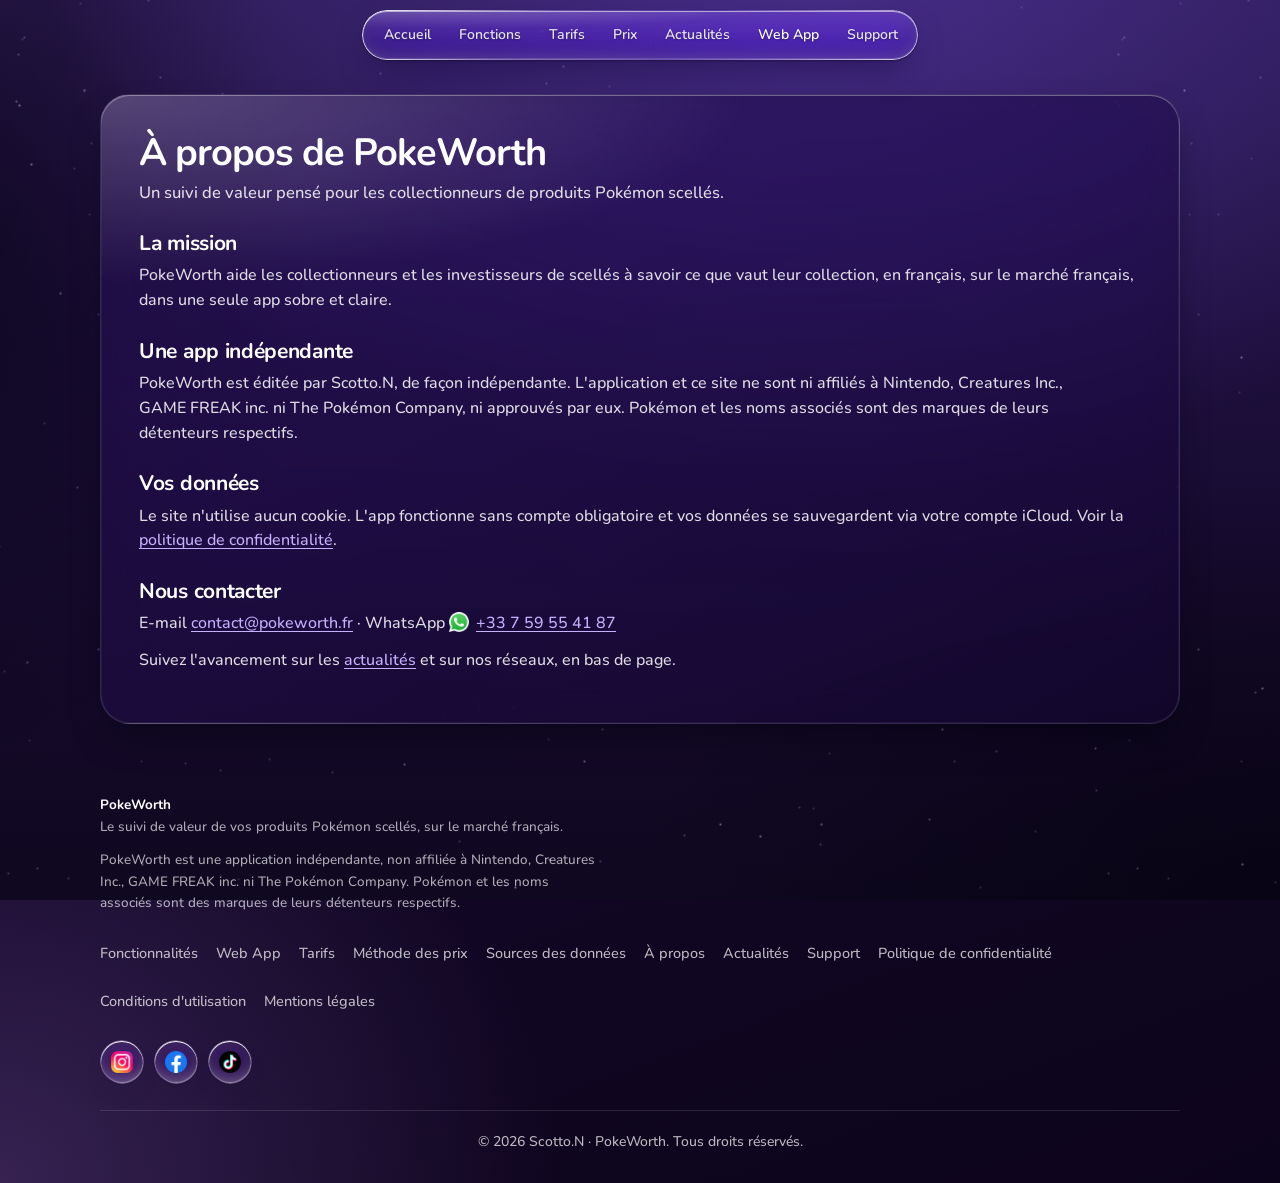
<file: a-propos.html>
<!doctype html>
<html lang="fr">
<head>
<meta charset="utf-8">
<meta name="viewport" content="width=device-width,initial-scale=1">
<title>À propos · PokeWorth</title>
<meta name="description" content="PokeWorth est une application indépendante de suivi de valeur des produits Pokémon scellés sur le marché français, éditée par Scotto.N.">
<meta name="theme-color" content="#1d1245">
<meta property="og:title" content="À propos · PokeWorth">
<meta property="og:description" content="PokeWorth est une application indépendante de suivi de valeur des produits Pokémon scellés sur le marché français, éditée par Scotto.N.">
<meta property="og:type" content="website">
<meta property="og:url" content="https://pokeworth.fr/a-propos.html">
<link rel="canonical" href="https://pokeworth.fr/a-propos.html">
<meta property="og:image" content="https://pokeworth.fr/og-image.jpg?v=9.4">
<meta property="og:site_name" content="PokeWorth">
<meta property="og:locale" content="fr_FR">
<meta name="twitter:card" content="summary_large_image">
<meta name="twitter:image" content="https://pokeworth.fr/og-image.jpg?v=9.4">
<link rel="icon" href="favicon.ico?v=9.4" sizes="16x16 32x32 48x48">
<link rel="icon" type="image/png" sizes="16x16" href="favicon-16.png?v=9.4">
<link rel="icon" type="image/png" sizes="32x32" href="favicon.png?v=9.4">
<link rel="icon" type="image/png" sizes="48x48" href="favicon-48.png?v=9.4">
<link rel="icon" type="image/png" sizes="192x192" href="icon-192.png?v=9.4">
<link rel="apple-touch-icon" sizes="180x180" href="apple-touch-icon.png?v=9.4">
<link rel="manifest" href="site.webmanifest">
<link rel="preload" href="Nunito-500Medium.woff2" as="font" type="font/woff2" crossorigin>
<link rel="stylesheet" href="style.css?v=9.4">
</head>
<body>
<a class="skip" href="#main">Aller au contenu</a>
<header class="nav"><div class="wrap">
<nav aria-label="Navigation principale"><a class="nl" href="index.html">Accueil</a><a class="nl" href="fonctionnalites.html">Fonctions</a><a class="nl" href="tarifs.html">Tarifs</a><a class="nl" href="methode-des-prix.html">Prix</a><a class="nl" href="actualites.html">Actualités</a><a class="nl nl-app" href="catalogue.html">Web App</a><a class="nl" href="support.html">Support</a></nav>
</div></header>
<main id="main">

<div class="wrap doc pub">
<div class="card">
<h1>À propos de PokeWorth</h1><p class="sub">Un suivi de valeur pensé pour les collectionneurs de produits Pokémon scellés.</p>

<h2>La mission</h2>
<p>PokeWorth aide les collectionneurs et les investisseurs de scellés à savoir ce que vaut leur collection, en français, sur le marché français, dans une seule app sobre et claire.</p>

<h2>Une app indépendante</h2>
<p>PokeWorth est éditée par Scotto.N, de façon indépendante. L'application et ce site ne sont ni affiliés à Nintendo, Creatures Inc., GAME FREAK inc. ni The Pokémon Company, ni approuvés par eux. Pokémon et les noms associés sont des marques de leurs détenteurs respectifs.</p>

<h2>Vos données</h2>
<p>Le site n'utilise aucun cookie. L'app fonctionne sans compte obligatoire et vos données se sauvegardent via votre compte iCloud. Voir la <a href="confidentialite.html">politique de confidentialité</a>.</p>

<h2>Nous contacter</h2>
<p>E-mail <a href="mailto:contact@pokeworth.fr">contact@pokeworth.fr</a> · WhatsApp <a class="walink" href="https://wa.me/33759554187"><img class="wa" src="whatsapp.png" alt="" width="20" height="20">+33 7 59 55 41 87</a></p>
<p>Suivez l'avancement sur les <a href="actualites.html">actualités</a> et sur nos réseaux, en bas de page.</p>
</div>
</div>

</main>
<footer><div class="wrap">
<div>
<p><strong>PokeWorth</strong><br>Le suivi de valeur de vos produits Pokémon scellés, sur le marché français.</p>
<p>PokeWorth est une application indépendante, non affiliée à Nintendo, Creatures Inc., GAME FREAK inc. ni The Pokémon Company. Pokémon et les noms associés sont des marques de leurs détenteurs respectifs.</p>
</div>
<div class="flinks">
<nav aria-label="Liens légaux">
<a href="fonctionnalites.html">Fonctionnalités</a><a href="catalogue.html">Web App</a><a href="tarifs.html">Tarifs</a><a href="methode-des-prix.html">Méthode des prix</a><a href="sources-des-donnees.html">Sources des données</a><a href="a-propos.html">À propos</a><a href="actualites.html">Actualités</a><a href="support.html">Support</a><a href="confidentialite.html">Politique de confidentialité</a><a href="cgu.html">Conditions d'utilisation</a><a href="mentions-legales.html">Mentions légales</a>
</nav>
<div class="social" aria-label="Réseaux sociaux">
<a class="sb" href="https://www.instagram.com/pokeworth/" target="_blank" rel="noopener" aria-label="PokeWorth sur Instagram"><img src="social-instagram.png?v=9.4" alt="" width="30" height="30"></a>
<a class="sb" href="https://www.facebook.com/profile.php?id=61594761881577" target="_blank" rel="noopener" aria-label="PokeWorth sur Facebook"><img src="social-facebook.png?v=9.4" alt="" width="30" height="30"></a>
<a class="sb" href="https://www.tiktok.com/@pokeworth_" target="_blank" rel="noopener" aria-label="PokeWorth sur TikTok"><img src="social-tiktok.png?v=9.4" alt="" width="30" height="30"></a>
</div>
</div>
</div>
<div class="wrap copy"><p>&copy; 2026 Scotto.N &middot; PokeWorth. Tous droits r&eacute;serv&eacute;s.</p></div>
</footer>

<script>document.addEventListener("pointermove",function(e){var b=e.target.closest&&e.target.closest(".cta,.filters button");if(!b)return;var r=b.getBoundingClientRect();b.style.setProperty("--mx",(e.clientX-r.left)+"px");b.style.setProperty("--my",(e.clientY-r.top)+"px")},{passive:true});</script>
</body>
</html>
</file>
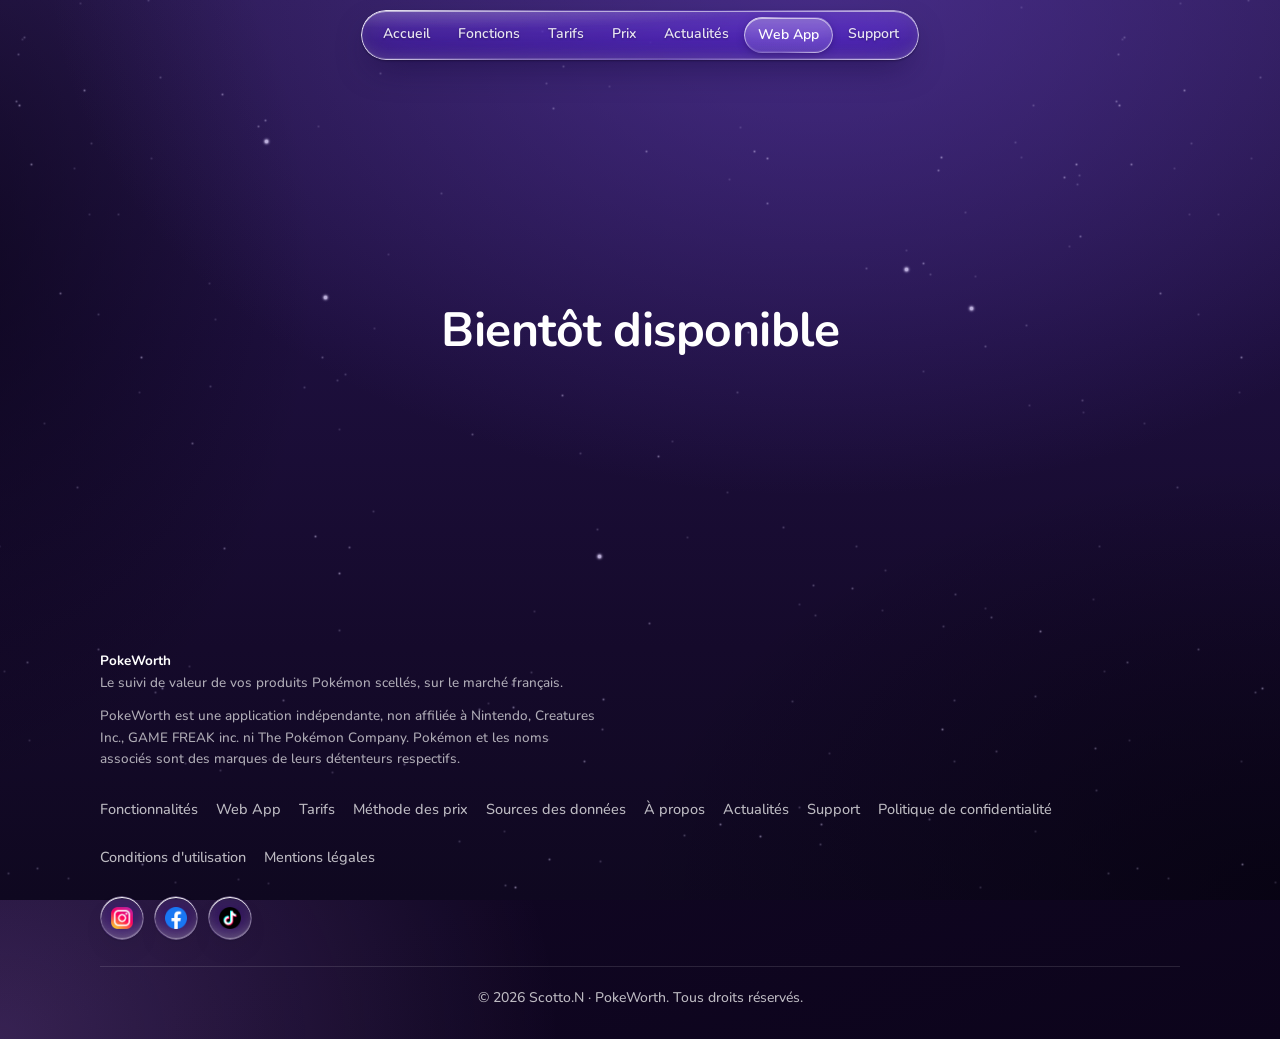
<file: catalogue.html>
<!doctype html>
<html lang="fr">
<head>
<meta charset="utf-8">
<meta name="viewport" content="width=device-width,initial-scale=1">
<title>Web App · PokeWorth</title>
<meta name="description" content="La Web App PokeWorth sera bientôt disponible.">
<meta name="theme-color" content="#1d1245">
<meta property="og:title" content="Web App · PokeWorth">
<meta property="og:description" content="La Web App PokeWorth sera bientôt disponible.">
<meta property="og:type" content="website">
<meta property="og:url" content="https://pokeworth.fr/catalogue.html">
<link rel="canonical" href="https://pokeworth.fr/catalogue.html">
<meta property="og:image" content="https://pokeworth.fr/og-image.jpg?v=9.4">
<meta property="og:site_name" content="PokeWorth">
<meta property="og:locale" content="fr_FR">
<meta name="twitter:card" content="summary_large_image">
<meta name="twitter:image" content="https://pokeworth.fr/og-image.jpg?v=9.4">
<link rel="icon" href="favicon.ico?v=9.4" sizes="16x16 32x32 48x48">
<link rel="icon" type="image/png" sizes="16x16" href="favicon-16.png?v=9.4">
<link rel="icon" type="image/png" sizes="32x32" href="favicon.png?v=9.4">
<link rel="icon" type="image/png" sizes="48x48" href="favicon-48.png?v=9.4">
<link rel="icon" type="image/png" sizes="192x192" href="icon-192.png?v=9.4">
<link rel="apple-touch-icon" sizes="180x180" href="apple-touch-icon.png?v=9.4">
<link rel="manifest" href="site.webmanifest">
<link rel="preload" href="Nunito-500Medium.woff2" as="font" type="font/woff2" crossorigin>
<link rel="stylesheet" href="style.css?v=9.4">
</head>
<body>
<a class="skip" href="#main">Aller au contenu</a>
<header class="nav"><div class="wrap">
<nav aria-label="Navigation principale"><a class="nl" href="index.html">Accueil</a><a class="nl" href="fonctionnalites.html">Fonctions</a><a class="nl" href="tarifs.html">Tarifs</a><a class="nl" href="methode-des-prix.html">Prix</a><a class="nl" href="actualites.html">Actualités</a><a class="nl nl-app" href="catalogue.html" aria-current="page">Web App</a><a class="nl" href="support.html">Support</a></nav>
</div></header>
<main id="main">

<div class="wrap wa-soon">
<p>Bientôt disponible</p>
</div>

</main>
<footer><div class="wrap">
<div>
<p><strong>PokeWorth</strong><br>Le suivi de valeur de vos produits Pokémon scellés, sur le marché français.</p>
<p>PokeWorth est une application indépendante, non affiliée à Nintendo, Creatures Inc., GAME FREAK inc. ni The Pokémon Company. Pokémon et les noms associés sont des marques de leurs détenteurs respectifs.</p>
</div>
<div class="flinks">
<nav aria-label="Liens légaux">
<a href="fonctionnalites.html">Fonctionnalités</a><a href="catalogue.html">Web App</a><a href="tarifs.html">Tarifs</a><a href="methode-des-prix.html">Méthode des prix</a><a href="sources-des-donnees.html">Sources des données</a><a href="a-propos.html">À propos</a><a href="actualites.html">Actualités</a><a href="support.html">Support</a><a href="confidentialite.html">Politique de confidentialité</a><a href="cgu.html">Conditions d'utilisation</a><a href="mentions-legales.html">Mentions légales</a>
</nav>
<div class="social" aria-label="Réseaux sociaux">
<a class="sb" href="https://www.instagram.com/pokeworth/" target="_blank" rel="noopener" aria-label="PokeWorth sur Instagram"><img src="social-instagram.png?v=9.4" alt="" width="30" height="30"></a>
<a class="sb" href="https://www.facebook.com/profile.php?id=61594761881577" target="_blank" rel="noopener" aria-label="PokeWorth sur Facebook"><img src="social-facebook.png?v=9.4" alt="" width="30" height="30"></a>
<a class="sb" href="https://www.tiktok.com/@pokeworth_" target="_blank" rel="noopener" aria-label="PokeWorth sur TikTok"><img src="social-tiktok.png?v=9.4" alt="" width="30" height="30"></a>
</div>
</div>
</div>
<div class="wrap copy"><p>&copy; 2026 Scotto.N &middot; PokeWorth. Tous droits r&eacute;serv&eacute;s.</p></div>
</footer>

<script>document.addEventListener("pointermove",function(e){var b=e.target.closest&&e.target.closest(".cta,.filters button");if(!b)return;var r=b.getBoundingClientRect();b.style.setProperty("--mx",(e.clientX-r.left)+"px");b.style.setProperty("--my",(e.clientY-r.top)+"px")},{passive:true});</script>
</body>
</html>
</file>
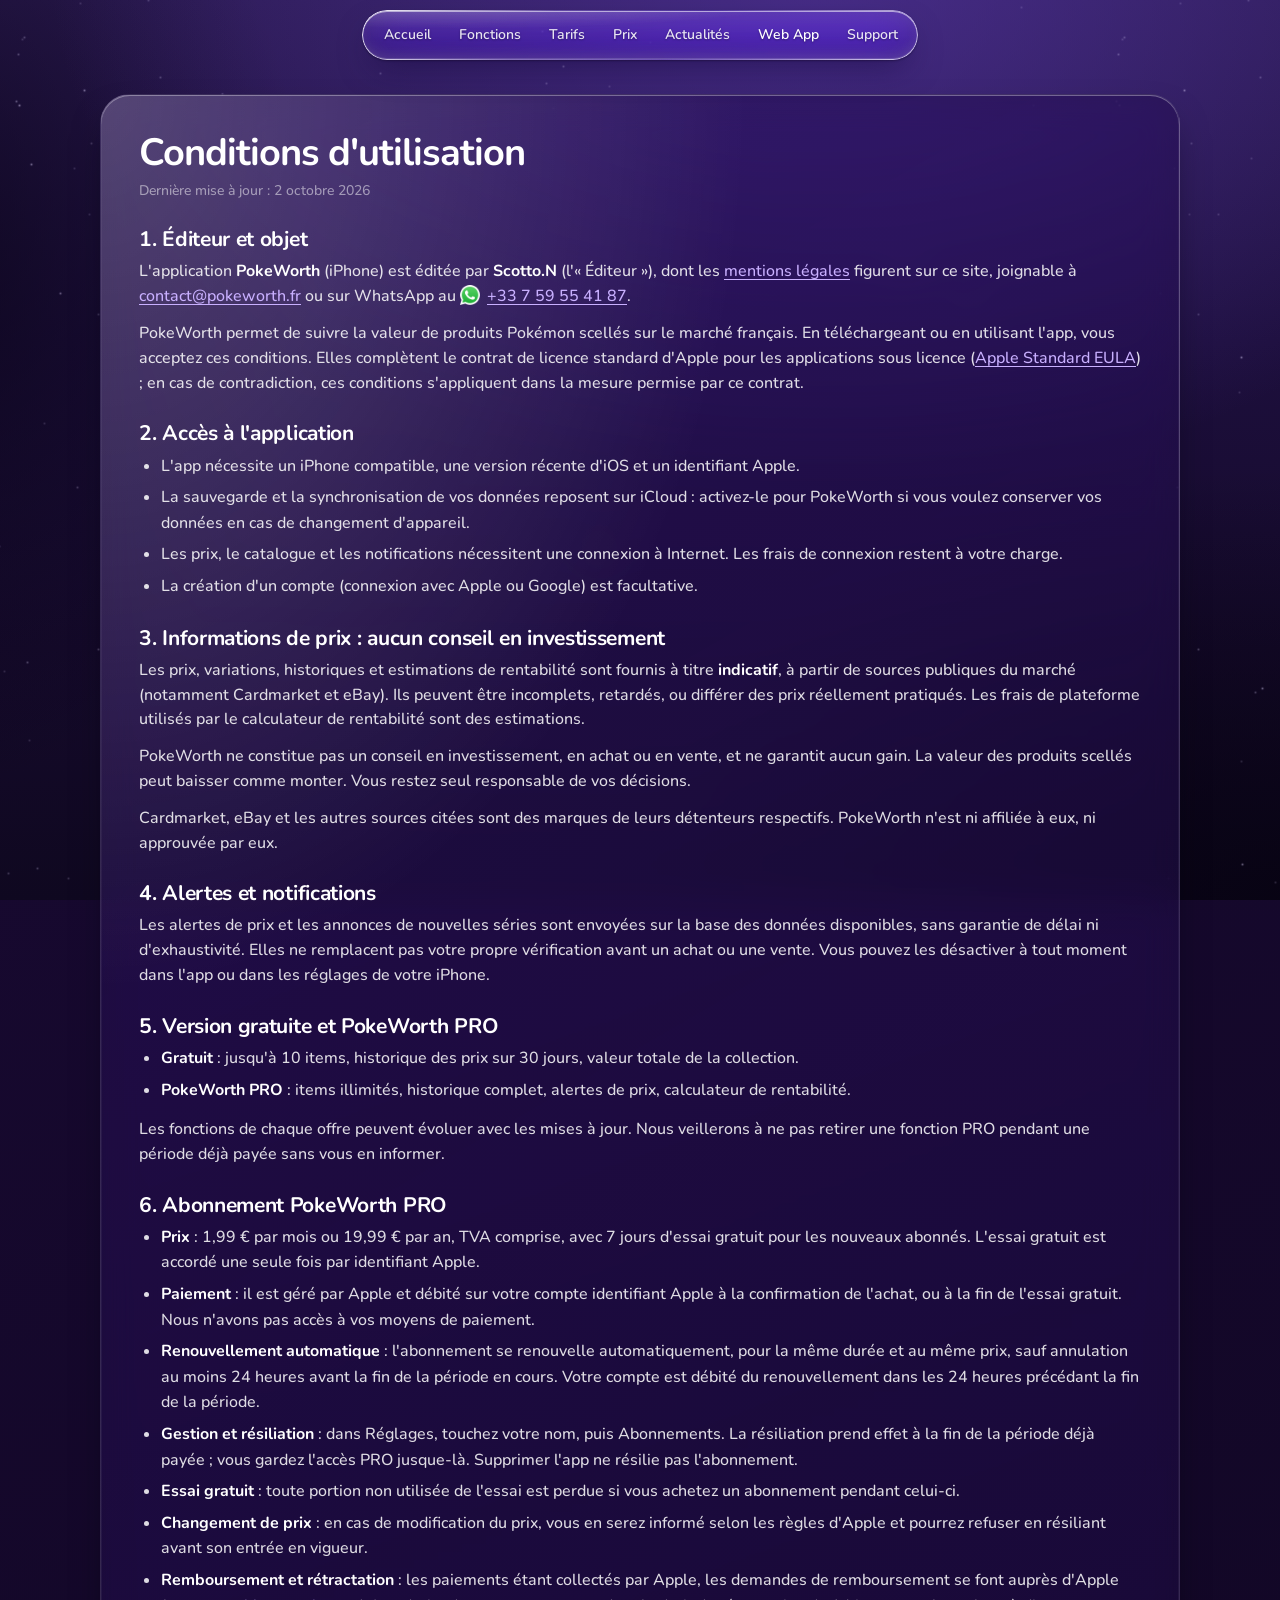
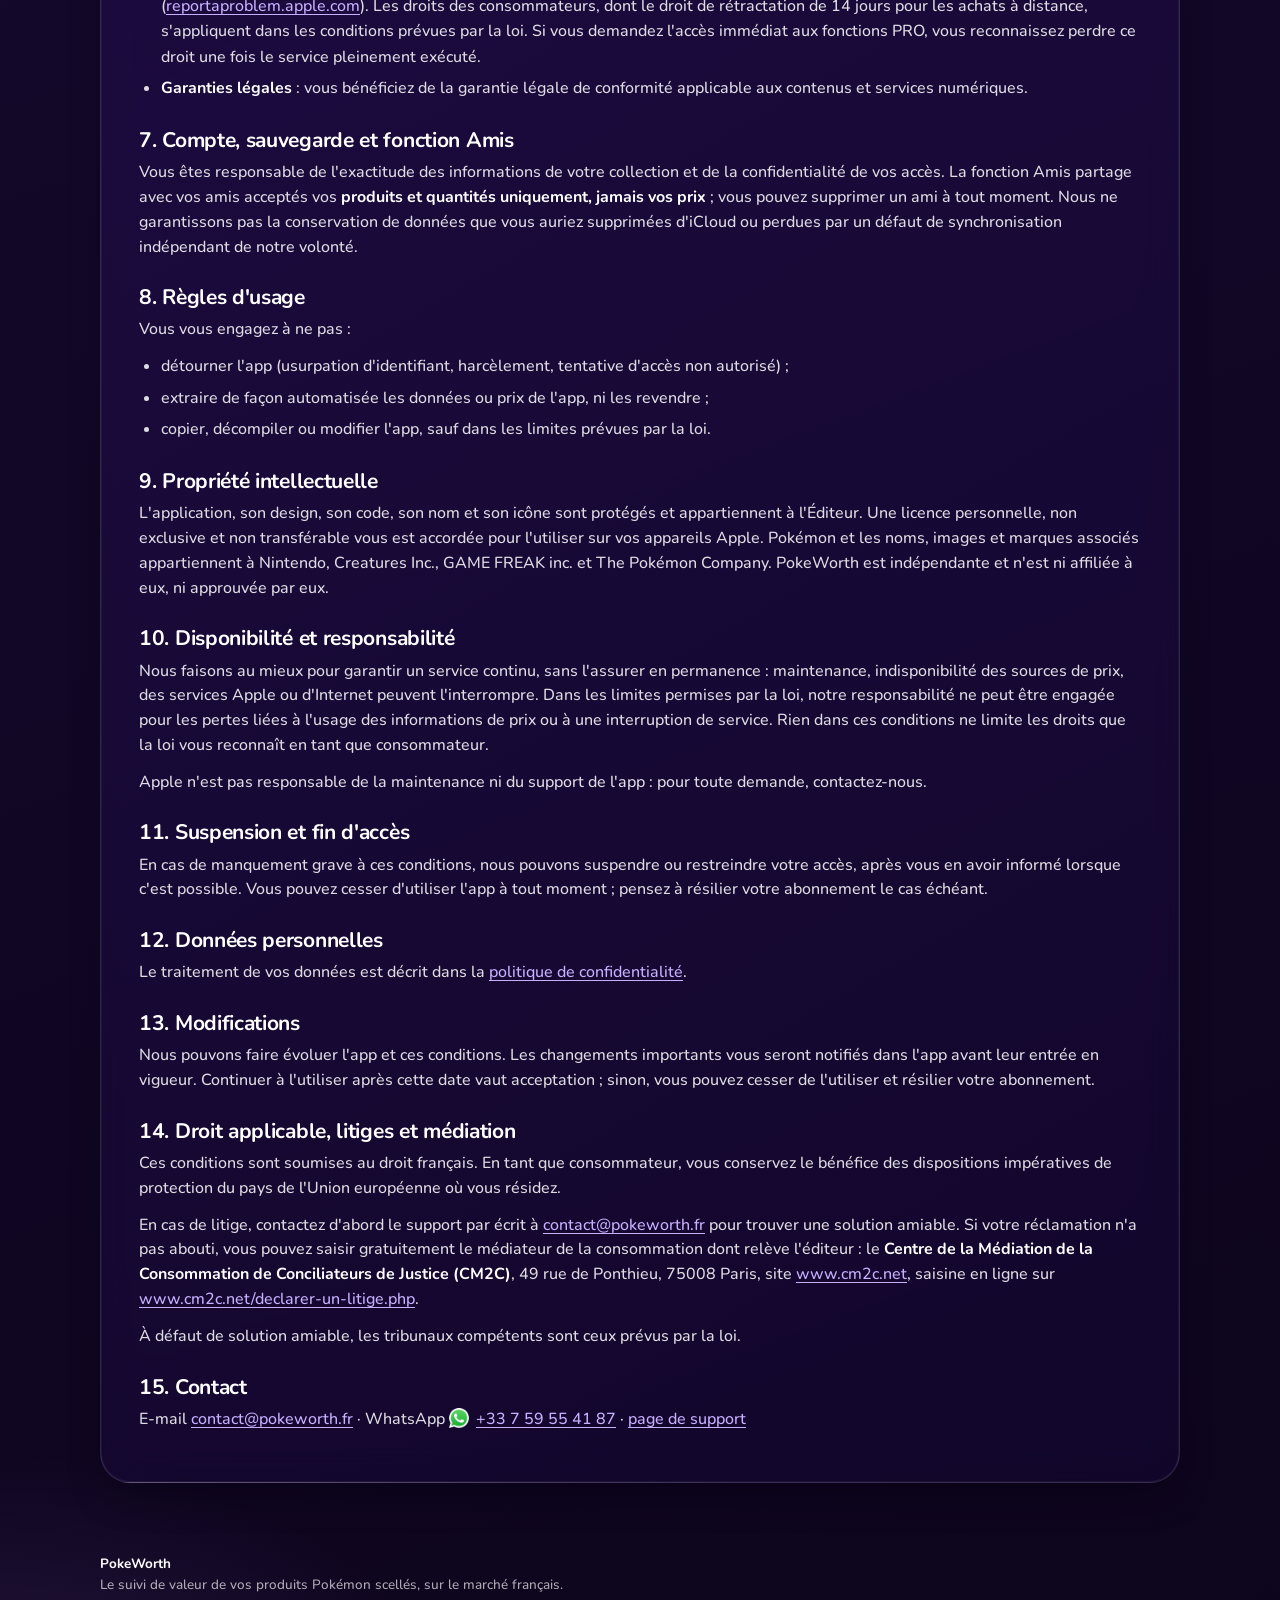
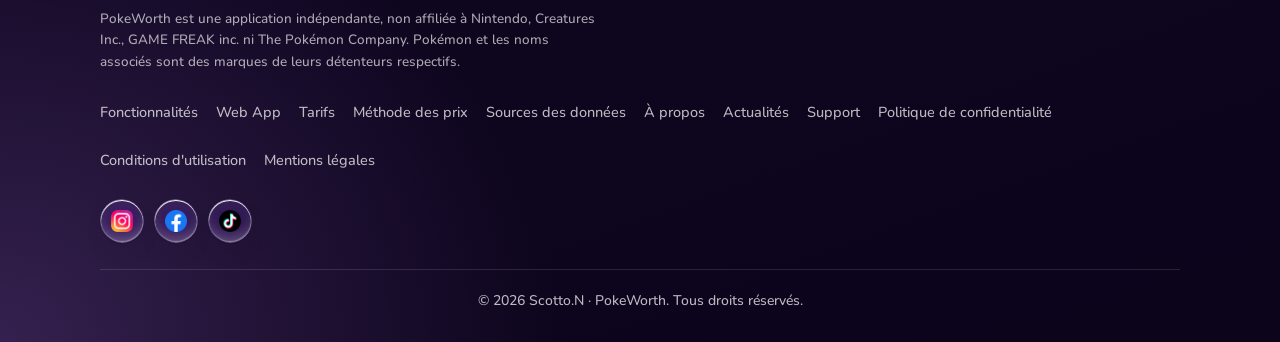
<file: cgu.html>
<!doctype html>
<html lang="fr">
<head>
<meta charset="utf-8">
<meta name="viewport" content="width=device-width,initial-scale=1">
<title>Conditions d'utilisation · PokeWorth</title>
<meta name="description" content="Conditions d'utilisation de PokeWorth : abonnement PRO, renouvellement automatique, résiliation, informations de prix et propriété intellectuelle.">
<meta name="theme-color" content="#1d1245">
<meta property="og:title" content="Conditions d'utilisation · PokeWorth">
<meta property="og:description" content="Conditions d'utilisation de PokeWorth : abonnement PRO, renouvellement automatique, résiliation, informations de prix et propriété intellectuelle.">
<meta property="og:type" content="website">
<meta property="og:url" content="https://pokeworth.fr/cgu.html">
<link rel="canonical" href="https://pokeworth.fr/cgu.html">
<meta property="og:image" content="https://pokeworth.fr/og-image.jpg?v=9.4">
<meta property="og:site_name" content="PokeWorth">
<meta property="og:locale" content="fr_FR">
<meta name="twitter:card" content="summary_large_image">
<meta name="twitter:image" content="https://pokeworth.fr/og-image.jpg?v=9.4">
<link rel="icon" href="favicon.ico?v=9.4" sizes="16x16 32x32 48x48">
<link rel="icon" type="image/png" sizes="16x16" href="favicon-16.png?v=9.4">
<link rel="icon" type="image/png" sizes="32x32" href="favicon.png?v=9.4">
<link rel="icon" type="image/png" sizes="48x48" href="favicon-48.png?v=9.4">
<link rel="icon" type="image/png" sizes="192x192" href="icon-192.png?v=9.4">
<link rel="apple-touch-icon" sizes="180x180" href="apple-touch-icon.png?v=9.4">
<link rel="manifest" href="site.webmanifest">
<link rel="preload" href="Nunito-500Medium.woff2" as="font" type="font/woff2" crossorigin>
<link rel="stylesheet" href="style.css?v=9.4">
</head>
<body>
<a class="skip" href="#main">Aller au contenu</a>
<header class="nav"><div class="wrap">
<nav aria-label="Navigation principale"><a class="nl" href="index.html">Accueil</a><a class="nl" href="fonctionnalites.html">Fonctions</a><a class="nl" href="tarifs.html">Tarifs</a><a class="nl" href="methode-des-prix.html">Prix</a><a class="nl" href="actualites.html">Actualités</a><a class="nl nl-app" href="catalogue.html">Web App</a><a class="nl" href="support.html">Support</a></nav>
</div></header>
<main id="main">

<div class="wrap doc">
<div class="card">
<h1>Conditions d'utilisation</h1>
<p class="upd">Dernière mise à jour : 2 octobre 2026</p>

<h2>1. Éditeur et objet</h2>
<p>L'application <strong>PokeWorth</strong> (iPhone) est éditée par <strong>Scotto.N</strong> (l'&laquo;&nbsp;Éditeur&nbsp;&raquo;), dont les <a href="mentions-legales.html">mentions légales</a> figurent sur ce site, joignable à <a href="mailto:contact@pokeworth.fr">contact@pokeworth.fr</a> ou sur WhatsApp au <a class="walink" href="https://wa.me/33759554187"><img class="wa" src="whatsapp.png" alt="" width="20" height="20">+33 7 59 55 41 87</a>.</p>
<p>PokeWorth permet de suivre la valeur de produits Pokémon scellés sur le marché français. En téléchargeant ou en utilisant l'app, vous acceptez ces conditions. Elles complètent le contrat de licence standard d'Apple pour les applications sous licence (<a href="https://www.apple.com/legal/internet-services/itunes/dev/stdeula/">Apple Standard EULA</a>) ; en cas de contradiction, ces conditions s'appliquent dans la mesure permise par ce contrat.</p>

<h2>2. Accès à l'application</h2>
<ul>
<li>L'app nécessite un iPhone compatible, une version récente d'iOS et un identifiant Apple.</li>
<li>La sauvegarde et la synchronisation de vos données reposent sur iCloud : activez-le pour PokeWorth si vous voulez conserver vos données en cas de changement d'appareil.</li>
<li>Les prix, le catalogue et les notifications nécessitent une connexion à Internet. Les frais de connexion restent à votre charge.</li>
<li>La création d'un compte (connexion avec Apple ou Google) est facultative.</li>
</ul>

<h2>3. Informations de prix : aucun conseil en investissement</h2>
<p>Les prix, variations, historiques et estimations de rentabilité sont fournis à titre <strong>indicatif</strong>, à partir de sources publiques du marché (notamment Cardmarket et eBay). Ils peuvent être incomplets, retardés, ou différer des prix réellement pratiqués. Les frais de plateforme utilisés par le calculateur de rentabilité sont des estimations.</p>
<p>PokeWorth ne constitue pas un conseil en investissement, en achat ou en vente, et ne garantit aucun gain. La valeur des produits scellés peut baisser comme monter. Vous restez seul responsable de vos décisions.</p>
<p>Cardmarket, eBay et les autres sources citées sont des marques de leurs détenteurs respectifs. PokeWorth n'est ni affiliée à eux, ni approuvée par eux.</p>

<h2>4. Alertes et notifications</h2>
<p>Les alertes de prix et les annonces de nouvelles séries sont envoyées sur la base des données disponibles, sans garantie de délai ni d'exhaustivité. Elles ne remplacent pas votre propre vérification avant un achat ou une vente. Vous pouvez les désactiver à tout moment dans l'app ou dans les réglages de votre iPhone.</p>

<h2>5. Version gratuite et PokeWorth PRO</h2>
<ul>
<li><strong>Gratuit</strong> : jusqu'à 10 items, historique des prix sur 30 jours, valeur totale de la collection.</li>
<li><strong>PokeWorth PRO</strong> : items illimités, historique complet, alertes de prix, calculateur de rentabilité.</li>
</ul>
<p>Les fonctions de chaque offre peuvent évoluer avec les mises à jour. Nous veillerons à ne pas retirer une fonction PRO pendant une période déjà payée sans vous en informer.</p>

<h2>6. Abonnement PokeWorth PRO</h2>
<ul>
<li><strong>Prix</strong> : 1,99 € par mois ou 19,99 € par an, TVA comprise, avec 7 jours d'essai gratuit pour les nouveaux abonnés. L'essai gratuit est accordé une seule fois par identifiant Apple.</li>
<li><strong>Paiement</strong> : il est géré par Apple et débité sur votre compte identifiant Apple à la confirmation de l'achat, ou à la fin de l'essai gratuit. Nous n'avons pas accès à vos moyens de paiement.</li>
<li><strong>Renouvellement automatique</strong> : l'abonnement se renouvelle automatiquement, pour la même durée et au même prix, sauf annulation au moins 24 heures avant la fin de la période en cours. Votre compte est débité du renouvellement dans les 24 heures précédant la fin de la période.</li>
<li><strong>Gestion et résiliation</strong> : dans Réglages, touchez votre nom, puis Abonnements. La résiliation prend effet à la fin de la période déjà payée ; vous gardez l'accès PRO jusque-là. Supprimer l'app ne résilie pas l'abonnement.</li>
<li><strong>Essai gratuit</strong> : toute portion non utilisée de l'essai est perdue si vous achetez un abonnement pendant celui-ci.</li>
<li><strong>Changement de prix</strong> : en cas de modification du prix, vous en serez informé selon les règles d'Apple et pourrez refuser en résiliant avant son entrée en vigueur.</li>
<li><strong>Remboursement et rétractation</strong> : les paiements étant collectés par Apple, les demandes de remboursement se font auprès d'Apple (<a href="https://reportaproblem.apple.com">reportaproblem.apple.com</a>). Les droits des consommateurs, dont le droit de rétractation de 14 jours pour les achats à distance, s'appliquent dans les conditions prévues par la loi. Si vous demandez l'accès immédiat aux fonctions PRO, vous reconnaissez perdre ce droit une fois le service pleinement exécuté.</li>
<li><strong>Garanties légales</strong> : vous bénéficiez de la garantie légale de conformité applicable aux contenus et services numériques.</li>
</ul>

<h2>7. Compte, sauvegarde et fonction Amis</h2>
<p>Vous êtes responsable de l'exactitude des informations de votre collection et de la confidentialité de vos accès. La fonction Amis partage avec vos amis acceptés vos <strong>produits et quantités uniquement, jamais vos prix</strong> ; vous pouvez supprimer un ami à tout moment. Nous ne garantissons pas la conservation de données que vous auriez supprimées d'iCloud ou perdues par un défaut de synchronisation indépendant de notre volonté.</p>

<h2>8. Règles d'usage</h2>
<p>Vous vous engagez à ne pas :</p>
<ul>
<li>détourner l'app (usurpation d'identifiant, harcèlement, tentative d'accès non autorisé) ;</li>
<li>extraire de façon automatisée les données ou prix de l'app, ni les revendre ;</li>
<li>copier, décompiler ou modifier l'app, sauf dans les limites prévues par la loi.</li>
</ul>

<h2>9. Propriété intellectuelle</h2>
<p>L'application, son design, son code, son nom et son icône sont protégés et appartiennent à l'Éditeur. Une licence personnelle, non exclusive et non transférable vous est accordée pour l'utiliser sur vos appareils Apple. Pokémon et les noms, images et marques associés appartiennent à Nintendo, Creatures Inc., GAME FREAK inc. et The Pokémon Company. PokeWorth est indépendante et n'est ni affiliée à eux, ni approuvée par eux.</p>

<h2>10. Disponibilité et responsabilité</h2>
<p>Nous faisons au mieux pour garantir un service continu, sans l'assurer en permanence : maintenance, indisponibilité des sources de prix, des services Apple ou d'Internet peuvent l'interrompre. Dans les limites permises par la loi, notre responsabilité ne peut être engagée pour les pertes liées à l'usage des informations de prix ou à une interruption de service. Rien dans ces conditions ne limite les droits que la loi vous reconnaît en tant que consommateur.</p>
<p>Apple n'est pas responsable de la maintenance ni du support de l'app : pour toute demande, contactez-nous.</p>

<h2>11. Suspension et fin d'accès</h2>
<p>En cas de manquement grave à ces conditions, nous pouvons suspendre ou restreindre votre accès, après vous en avoir informé lorsque c'est possible. Vous pouvez cesser d'utiliser l'app à tout moment ; pensez à résilier votre abonnement le cas échéant.</p>

<h2>12. Données personnelles</h2>
<p>Le traitement de vos données est décrit dans la <a href="confidentialite.html">politique de confidentialité</a>.</p>

<h2>13. Modifications</h2>
<p>Nous pouvons faire évoluer l'app et ces conditions. Les changements importants vous seront notifiés dans l'app avant leur entrée en vigueur. Continuer à l'utiliser après cette date vaut acceptation ; sinon, vous pouvez cesser de l'utiliser et résilier votre abonnement.</p>

<h2>14. Droit applicable, litiges et médiation</h2>
<p>Ces conditions sont soumises au droit français. En tant que consommateur, vous conservez le bénéfice des dispositions impératives de protection du pays de l'Union européenne où vous résidez.</p>
<p>En cas de litige, contactez d'abord le support par écrit à <a href="mailto:contact@pokeworth.fr">contact@pokeworth.fr</a> pour trouver une solution amiable. Si votre réclamation n'a pas abouti, vous pouvez saisir gratuitement le médiateur de la consommation dont relève l'éditeur : le <strong>Centre de la Médiation de la Consommation de Conciliateurs de Justice (CM2C)</strong>, 49 rue de Ponthieu, 75008 Paris, site <a href="https://www.cm2c.net">www.cm2c.net</a>, saisine en ligne sur <a href="https://www.cm2c.net/declarer-un-litige.php">www.cm2c.net/declarer-un-litige.php</a>.</p>
<p>À défaut de solution amiable, les tribunaux compétents sont ceux prévus par la loi.</p>

<h2>15. Contact</h2>
<p>E-mail <a href="mailto:contact@pokeworth.fr">contact@pokeworth.fr</a> · WhatsApp <a class="walink" href="https://wa.me/33759554187"><img class="wa" src="whatsapp.png" alt="" width="20" height="20">+33 7 59 55 41 87</a> · <a href="support.html">page de support</a></p>
</div>
</div>

</main>
<footer><div class="wrap">
<div>
<p><strong>PokeWorth</strong><br>Le suivi de valeur de vos produits Pokémon scellés, sur le marché français.</p>
<p>PokeWorth est une application indépendante, non affiliée à Nintendo, Creatures Inc., GAME FREAK inc. ni The Pokémon Company. Pokémon et les noms associés sont des marques de leurs détenteurs respectifs.</p>
</div>
<div class="flinks">
<nav aria-label="Liens légaux">
<a href="fonctionnalites.html">Fonctionnalités</a><a href="catalogue.html">Web App</a><a href="tarifs.html">Tarifs</a><a href="methode-des-prix.html">Méthode des prix</a><a href="sources-des-donnees.html">Sources des données</a><a href="a-propos.html">À propos</a><a href="actualites.html">Actualités</a><a href="support.html">Support</a><a href="confidentialite.html">Politique de confidentialité</a><a href="cgu.html">Conditions d'utilisation</a><a href="mentions-legales.html">Mentions légales</a>
</nav>
<div class="social" aria-label="Réseaux sociaux">
<a class="sb" href="https://www.instagram.com/pokeworth/" target="_blank" rel="noopener" aria-label="PokeWorth sur Instagram"><img src="social-instagram.png?v=9.4" alt="" width="30" height="30"></a>
<a class="sb" href="https://www.facebook.com/profile.php?id=61594761881577" target="_blank" rel="noopener" aria-label="PokeWorth sur Facebook"><img src="social-facebook.png?v=9.4" alt="" width="30" height="30"></a>
<a class="sb" href="https://www.tiktok.com/@pokeworth_" target="_blank" rel="noopener" aria-label="PokeWorth sur TikTok"><img src="social-tiktok.png?v=9.4" alt="" width="30" height="30"></a>
</div>
</div>
</div>
<div class="wrap copy"><p>&copy; 2026 Scotto.N &middot; PokeWorth. Tous droits r&eacute;serv&eacute;s.</p></div>
</footer>

<script>document.addEventListener("pointermove",function(e){var b=e.target.closest&&e.target.closest(".cta,.filters button");if(!b)return;var r=b.getBoundingClientRect();b.style.setProperty("--mx",(e.clientX-r.left)+"px");b.style.setProperty("--my",(e.clientY-r.top)+"px")},{passive:true});</script>
</body>
</html>
</file>
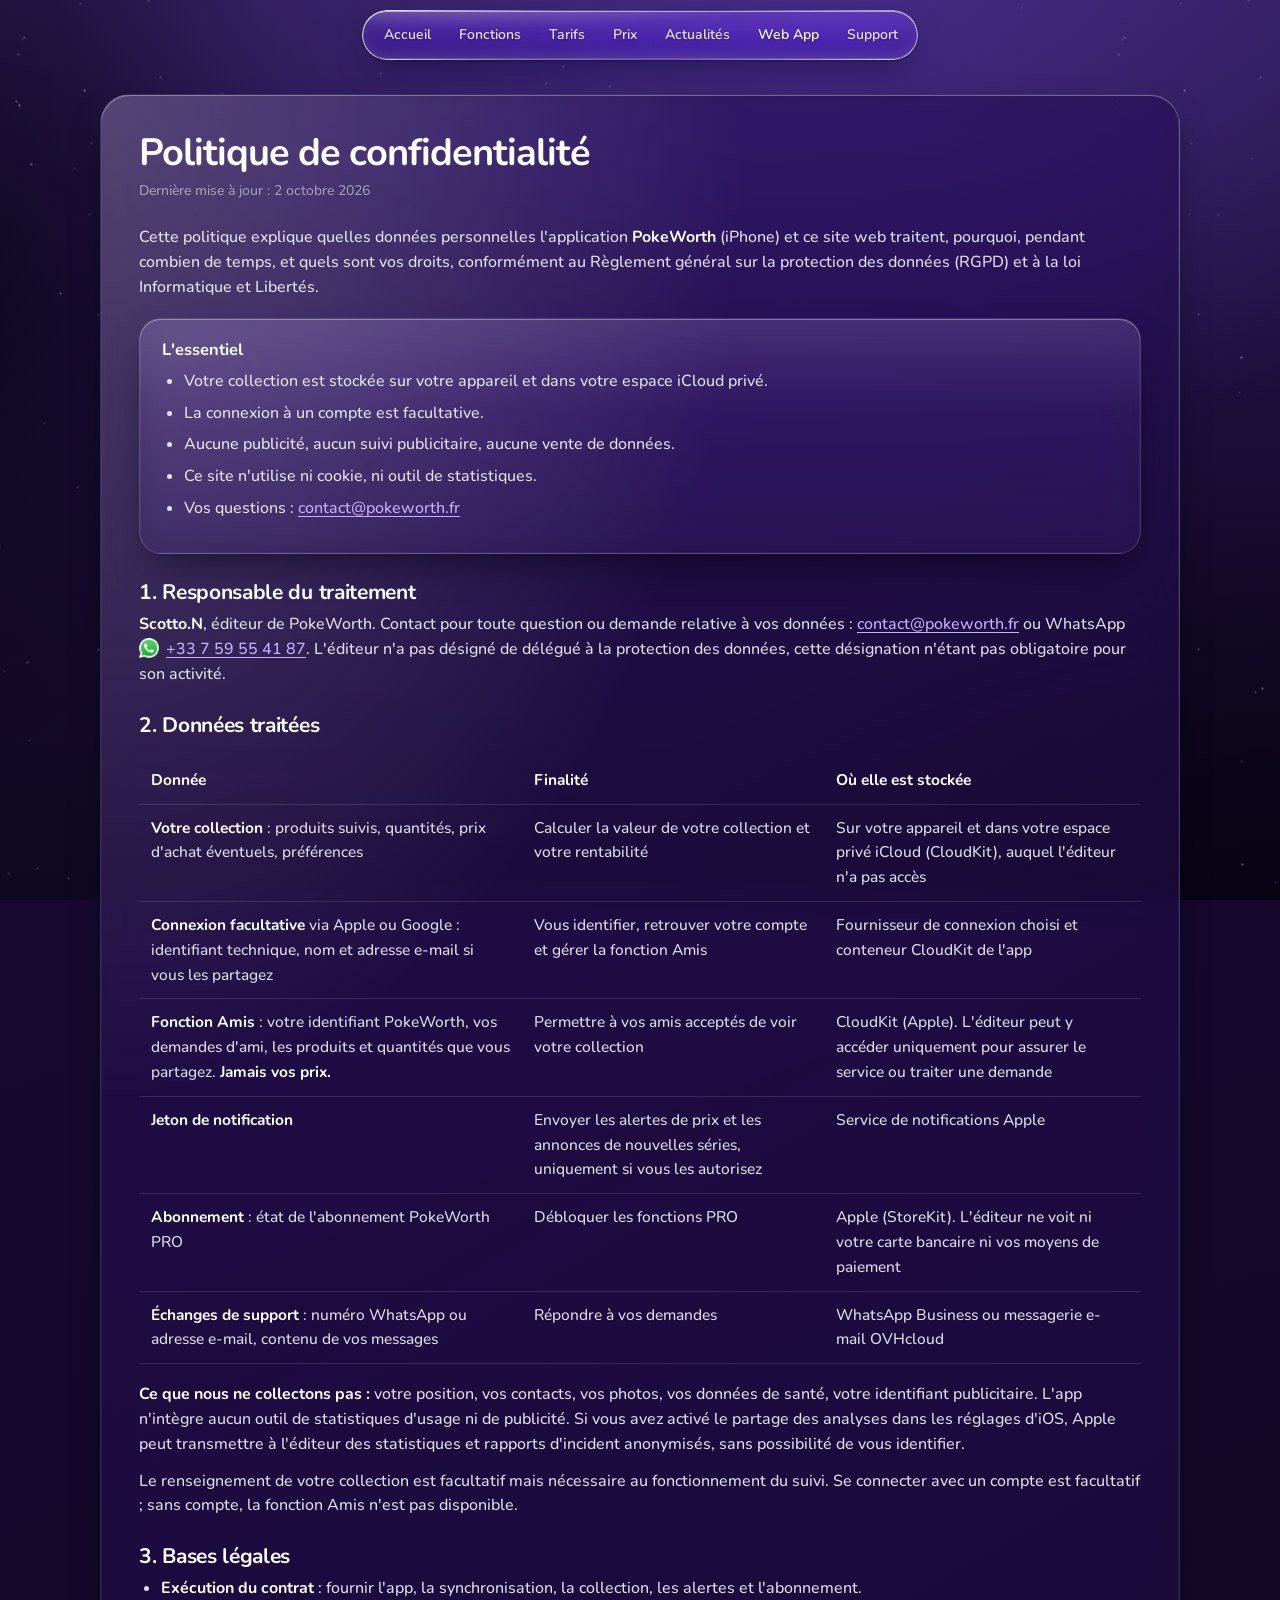
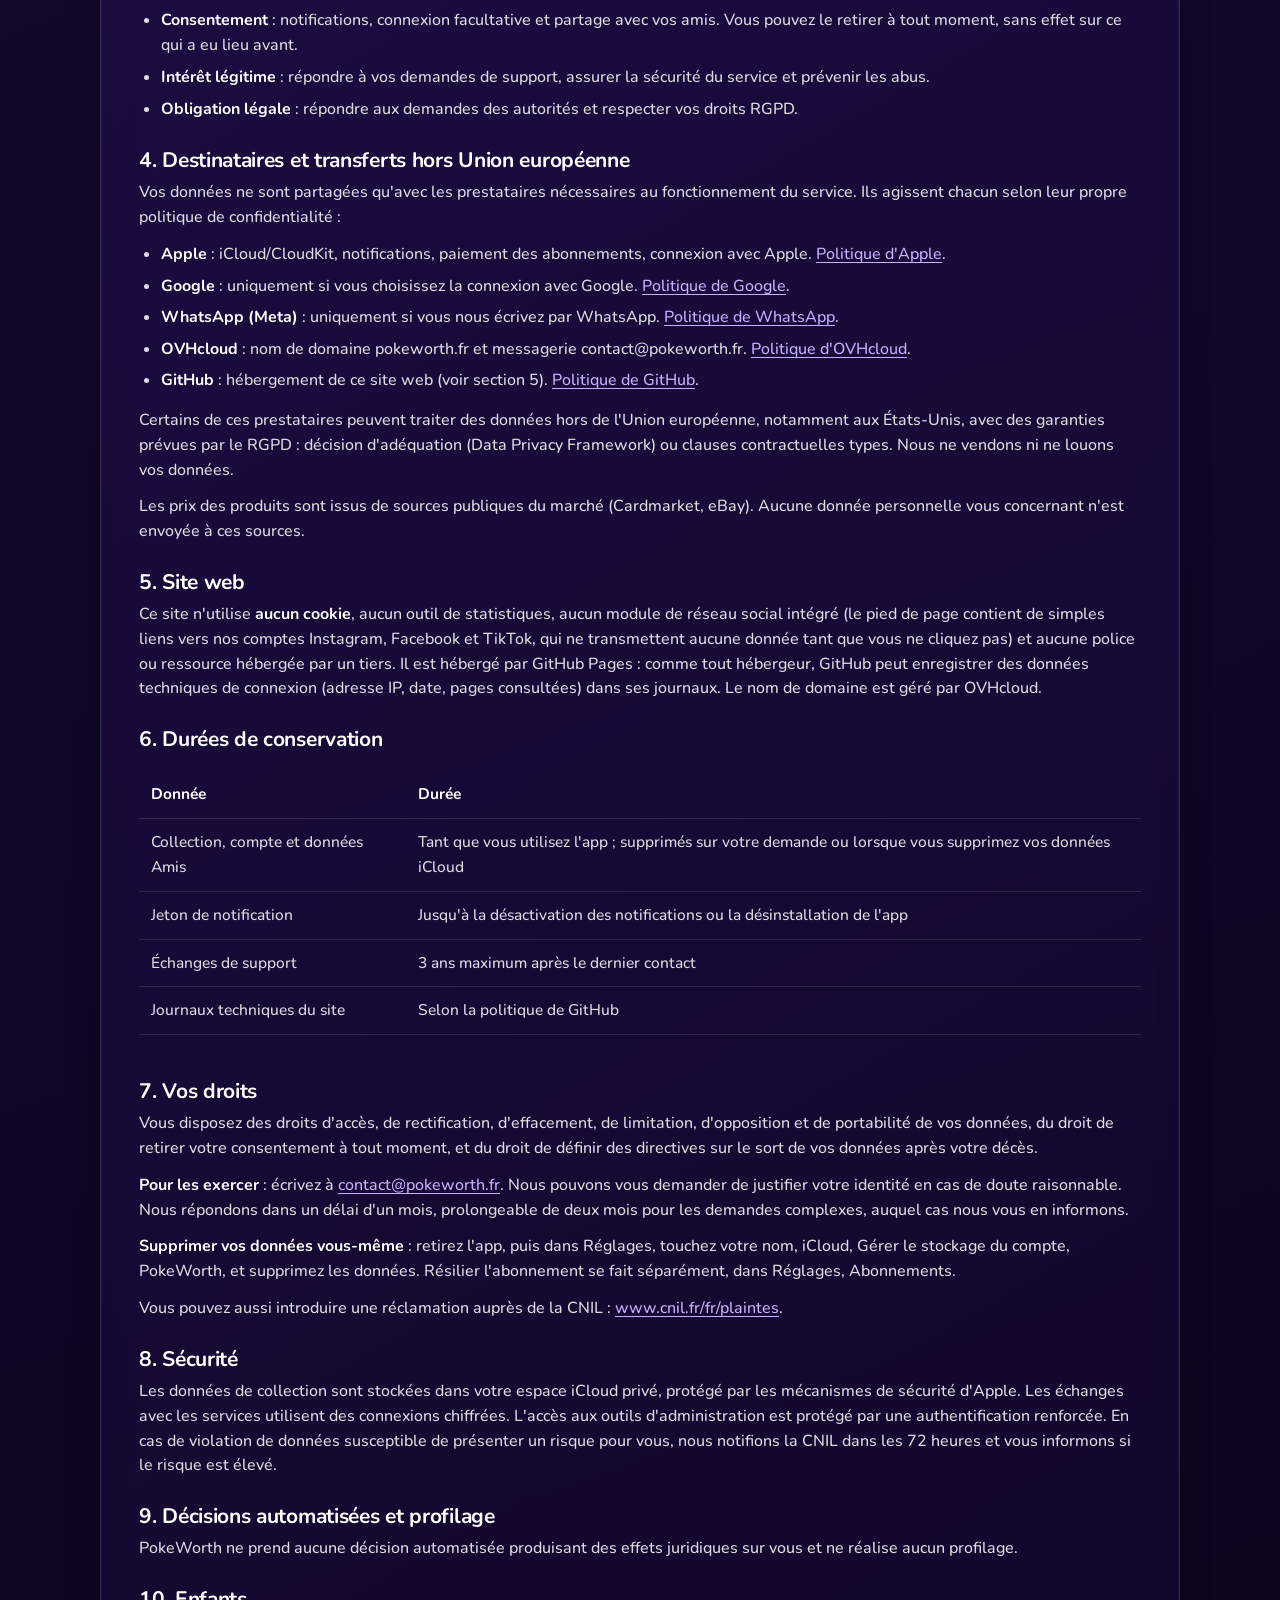
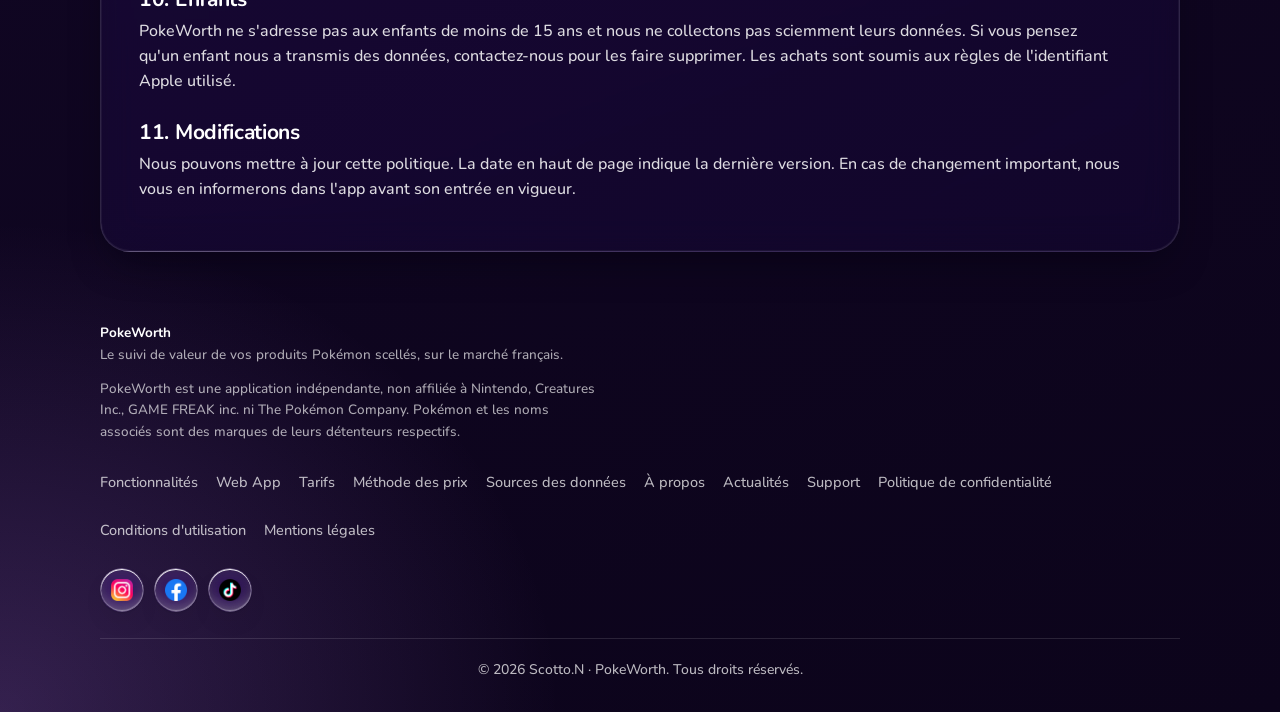
<file: confidentialite.html>
<!doctype html>
<html lang="fr">
<head>
<meta charset="utf-8">
<meta name="viewport" content="width=device-width,initial-scale=1">
<title>Politique de confidentialité · PokeWorth</title>
<meta name="description" content="Politique de confidentialité de PokeWorth : données traitées, finalités, sauvegarde iCloud, fonction Amis, notifications et vos droits RGPD.">
<meta name="theme-color" content="#1d1245">
<meta property="og:title" content="Politique de confidentialité · PokeWorth">
<meta property="og:description" content="Politique de confidentialité de PokeWorth : données traitées, finalités, sauvegarde iCloud, fonction Amis, notifications et vos droits RGPD.">
<meta property="og:type" content="website">
<meta property="og:url" content="https://pokeworth.fr/confidentialite.html">
<link rel="canonical" href="https://pokeworth.fr/confidentialite.html">
<meta property="og:image" content="https://pokeworth.fr/og-image.jpg?v=9.4">
<meta property="og:site_name" content="PokeWorth">
<meta property="og:locale" content="fr_FR">
<meta name="twitter:card" content="summary_large_image">
<meta name="twitter:image" content="https://pokeworth.fr/og-image.jpg?v=9.4">
<link rel="icon" href="favicon.ico?v=9.4" sizes="16x16 32x32 48x48">
<link rel="icon" type="image/png" sizes="16x16" href="favicon-16.png?v=9.4">
<link rel="icon" type="image/png" sizes="32x32" href="favicon.png?v=9.4">
<link rel="icon" type="image/png" sizes="48x48" href="favicon-48.png?v=9.4">
<link rel="icon" type="image/png" sizes="192x192" href="icon-192.png?v=9.4">
<link rel="apple-touch-icon" sizes="180x180" href="apple-touch-icon.png?v=9.4">
<link rel="manifest" href="site.webmanifest">
<link rel="preload" href="Nunito-500Medium.woff2" as="font" type="font/woff2" crossorigin>
<link rel="stylesheet" href="style.css?v=9.4">
</head>
<body>
<a class="skip" href="#main">Aller au contenu</a>
<header class="nav"><div class="wrap">
<nav aria-label="Navigation principale"><a class="nl" href="index.html">Accueil</a><a class="nl" href="fonctionnalites.html">Fonctions</a><a class="nl" href="tarifs.html">Tarifs</a><a class="nl" href="methode-des-prix.html">Prix</a><a class="nl" href="actualites.html">Actualités</a><a class="nl nl-app" href="catalogue.html">Web App</a><a class="nl" href="support.html">Support</a></nav>
</div></header>
<main id="main">

<div class="wrap doc">
<div class="card">
<h1>Politique de confidentialité</h1>
<p class="upd">Dernière mise à jour : 2 octobre 2026</p>

<p>Cette politique explique quelles données personnelles l'application <strong>PokeWorth</strong> (iPhone) et ce site web traitent, pourquoi, pendant combien de temps, et quels sont vos droits, conformément au Règlement général sur la protection des données (RGPD) et à la loi Informatique et Libertés.</p>

<div class="callout">
<strong>L'essentiel</strong>
<ul>
<li>Votre collection est stockée sur votre appareil et dans votre espace iCloud privé.</li>
<li>La connexion à un compte est facultative.</li>
<li>Aucune publicité, aucun suivi publicitaire, aucune vente de données.</li>
<li>Ce site n'utilise ni cookie, ni outil de statistiques.</li>
<li>Vos questions : <a href="mailto:contact@pokeworth.fr">contact@pokeworth.fr</a></li>
</ul>
</div>

<h2>1. Responsable du traitement</h2>
<p><strong>Scotto.N</strong>, éditeur de PokeWorth. Contact pour toute question ou demande relative à vos données : <a href="mailto:contact@pokeworth.fr">contact@pokeworth.fr</a> ou WhatsApp <a class="walink" href="https://wa.me/33759554187"><img class="wa" src="whatsapp.png" alt="" width="20" height="20">+33 7 59 55 41 87</a>. L'éditeur n'a pas désigné de délégué à la protection des données, cette désignation n'étant pas obligatoire pour son activité.</p>

<h2>2. Données traitées</h2>
<div class="tbl" tabindex="0" role="region" aria-label="Données personnelles traitées"><table>
<thead><tr><th>Donnée</th><th>Finalité</th><th>Où elle est stockée</th></tr></thead>
<tbody>
<tr><td><strong>Votre collection</strong> : produits suivis, quantités, prix d'achat éventuels, préférences</td><td>Calculer la valeur de votre collection et votre rentabilité</td><td>Sur votre appareil et dans votre espace privé iCloud (CloudKit), auquel l'éditeur n'a pas accès</td></tr>
<tr><td><strong>Connexion facultative</strong> via Apple ou Google : identifiant technique, nom et adresse e-mail si vous les partagez</td><td>Vous identifier, retrouver votre compte et gérer la fonction Amis</td><td>Fournisseur de connexion choisi et conteneur CloudKit de l'app</td></tr>
<tr><td><strong>Fonction Amis</strong> : votre identifiant PokeWorth, vos demandes d'ami, les produits et quantités que vous partagez. <strong>Jamais vos prix.</strong></td><td>Permettre à vos amis acceptés de voir votre collection</td><td>CloudKit (Apple). L'éditeur peut y accéder uniquement pour assurer le service ou traiter une demande</td></tr>
<tr><td><strong>Jeton de notification</strong></td><td>Envoyer les alertes de prix et les annonces de nouvelles séries, uniquement si vous les autorisez</td><td>Service de notifications Apple</td></tr>
<tr><td><strong>Abonnement</strong> : état de l'abonnement PokeWorth PRO</td><td>Débloquer les fonctions PRO</td><td>Apple (StoreKit). L'éditeur ne voit ni votre carte bancaire ni vos moyens de paiement</td></tr>
<tr><td><strong>Échanges de support</strong> : numéro WhatsApp ou adresse e-mail, contenu de vos messages</td><td>Répondre à vos demandes</td><td>WhatsApp Business ou messagerie e-mail OVHcloud</td></tr>
</tbody></table></div>
<p><strong>Ce que nous ne collectons pas :</strong> votre position, vos contacts, vos photos, vos données de santé, votre identifiant publicitaire. L'app n'intègre aucun outil de statistiques d'usage ni de publicité. Si vous avez activé le partage des analyses dans les réglages d'iOS, Apple peut transmettre à l'éditeur des statistiques et rapports d'incident anonymisés, sans possibilité de vous identifier.</p>
<p>Le renseignement de votre collection est facultatif mais nécessaire au fonctionnement du suivi. Se connecter avec un compte est facultatif ; sans compte, la fonction Amis n'est pas disponible.</p>

<h2>3. Bases légales</h2>
<ul>
<li><strong>Exécution du contrat</strong> : fournir l'app, la synchronisation, la collection, les alertes et l'abonnement.</li>
<li><strong>Consentement</strong> : notifications, connexion facultative et partage avec vos amis. Vous pouvez le retirer à tout moment, sans effet sur ce qui a eu lieu avant.</li>
<li><strong>Intérêt légitime</strong> : répondre à vos demandes de support, assurer la sécurité du service et prévenir les abus.</li>
<li><strong>Obligation légale</strong> : répondre aux demandes des autorités et respecter vos droits RGPD.</li>
</ul>

<h2>4. Destinataires et transferts hors Union européenne</h2>
<p>Vos données ne sont partagées qu'avec les prestataires nécessaires au fonctionnement du service. Ils agissent chacun selon leur propre politique de confidentialité :</p>
<ul>
<li><strong>Apple</strong> : iCloud/CloudKit, notifications, paiement des abonnements, connexion avec Apple. <a href="https://www.apple.com/legal/privacy/fr-ww/">Politique d'Apple</a>.</li>
<li><strong>Google</strong> : uniquement si vous choisissez la connexion avec Google. <a href="https://policies.google.com/privacy?hl=fr">Politique de Google</a>.</li>
<li><strong>WhatsApp (Meta)</strong> : uniquement si vous nous écrivez par WhatsApp. <a href="https://www.whatsapp.com/legal/privacy-policy-eea">Politique de WhatsApp</a>.</li>
<li><strong>OVHcloud</strong> : nom de domaine pokeworth.fr et messagerie contact@pokeworth.fr. <a href="https://www.ovhcloud.com/fr/terms-and-conditions/privacy-policy/">Politique d'OVHcloud</a>.</li>
<li><strong>GitHub</strong> : hébergement de ce site web (voir section 5). <a href="https://docs.github.com/fr/site-policy/privacy-policies/github-general-privacy-statement">Politique de GitHub</a>.</li>
</ul>
<p>Certains de ces prestataires peuvent traiter des données hors de l'Union européenne, notamment aux États-Unis, avec des garanties prévues par le RGPD : décision d'adéquation (Data Privacy Framework) ou clauses contractuelles types. Nous ne vendons ni ne louons vos données.</p>
<p>Les prix des produits sont issus de sources publiques du marché (Cardmarket, eBay). Aucune donnée personnelle vous concernant n'est envoyée à ces sources.</p>

<h2>5. Site web</h2>
<p>Ce site n'utilise <strong>aucun cookie</strong>, aucun outil de statistiques, aucun module de réseau social intégré (le pied de page contient de simples liens vers nos comptes Instagram, Facebook et TikTok, qui ne transmettent aucune donnée tant que vous ne cliquez pas) et aucune police ou ressource hébergée par un tiers. Il est hébergé par GitHub Pages : comme tout hébergeur, GitHub peut enregistrer des données techniques de connexion (adresse IP, date, pages consultées) dans ses journaux. Le nom de domaine est géré par OVHcloud.</p>

<h2>6. Durées de conservation</h2>
<div class="tbl" tabindex="0" role="region" aria-label="Durées de conservation"><table>
<thead><tr><th>Donnée</th><th>Durée</th></tr></thead>
<tbody>
<tr><td>Collection, compte et données Amis</td><td>Tant que vous utilisez l'app ; supprimés sur votre demande ou lorsque vous supprimez vos données iCloud</td></tr>
<tr><td>Jeton de notification</td><td>Jusqu'à la désactivation des notifications ou la désinstallation de l'app</td></tr>
<tr><td>Échanges de support</td><td>3 ans maximum après le dernier contact</td></tr>
<tr><td>Journaux techniques du site</td><td>Selon la politique de GitHub</td></tr>
</tbody></table></div>

<h2>7. Vos droits</h2>
<p>Vous disposez des droits d'accès, de rectification, d'effacement, de limitation, d'opposition et de portabilité de vos données, du droit de retirer votre consentement à tout moment, et du droit de définir des directives sur le sort de vos données après votre décès.</p>
<p><strong>Pour les exercer</strong> : écrivez à <a href="mailto:contact@pokeworth.fr">contact@pokeworth.fr</a>. Nous pouvons vous demander de justifier votre identité en cas de doute raisonnable. Nous répondons dans un délai d'un mois, prolongeable de deux mois pour les demandes complexes, auquel cas nous vous en informons.</p>
<p><strong>Supprimer vos données vous-même</strong> : retirez l'app, puis dans Réglages, touchez votre nom, iCloud, Gérer le stockage du compte, PokeWorth, et supprimez les données. Résilier l'abonnement se fait séparément, dans Réglages, Abonnements.</p>
<p>Vous pouvez aussi introduire une réclamation auprès de la CNIL : <a href="https://www.cnil.fr/fr/plaintes">www.cnil.fr/fr/plaintes</a>.</p>

<h2>8. Sécurité</h2>
<p>Les données de collection sont stockées dans votre espace iCloud privé, protégé par les mécanismes de sécurité d'Apple. Les échanges avec les services utilisent des connexions chiffrées. L'accès aux outils d'administration est protégé par une authentification renforcée. En cas de violation de données susceptible de présenter un risque pour vous, nous notifions la CNIL dans les 72 heures et vous informons si le risque est élevé.</p>

<h2>9. Décisions automatisées et profilage</h2>
<p>PokeWorth ne prend aucune décision automatisée produisant des effets juridiques sur vous et ne réalise aucun profilage.</p>

<h2>10. Enfants</h2>
<p>PokeWorth ne s'adresse pas aux enfants de moins de 15 ans et nous ne collectons pas sciemment leurs données. Si vous pensez qu'un enfant nous a transmis des données, contactez-nous pour les faire supprimer. Les achats sont soumis aux règles de l'identifiant Apple utilisé.</p>

<h2>11. Modifications</h2>
<p>Nous pouvons mettre à jour cette politique. La date en haut de page indique la dernière version. En cas de changement important, nous vous en informerons dans l'app avant son entrée en vigueur.</p>
</div>
</div>

</main>
<footer><div class="wrap">
<div>
<p><strong>PokeWorth</strong><br>Le suivi de valeur de vos produits Pokémon scellés, sur le marché français.</p>
<p>PokeWorth est une application indépendante, non affiliée à Nintendo, Creatures Inc., GAME FREAK inc. ni The Pokémon Company. Pokémon et les noms associés sont des marques de leurs détenteurs respectifs.</p>
</div>
<div class="flinks">
<nav aria-label="Liens légaux">
<a href="fonctionnalites.html">Fonctionnalités</a><a href="catalogue.html">Web App</a><a href="tarifs.html">Tarifs</a><a href="methode-des-prix.html">Méthode des prix</a><a href="sources-des-donnees.html">Sources des données</a><a href="a-propos.html">À propos</a><a href="actualites.html">Actualités</a><a href="support.html">Support</a><a href="confidentialite.html">Politique de confidentialité</a><a href="cgu.html">Conditions d'utilisation</a><a href="mentions-legales.html">Mentions légales</a>
</nav>
<div class="social" aria-label="Réseaux sociaux">
<a class="sb" href="https://www.instagram.com/pokeworth/" target="_blank" rel="noopener" aria-label="PokeWorth sur Instagram"><img src="social-instagram.png?v=9.4" alt="" width="30" height="30"></a>
<a class="sb" href="https://www.facebook.com/profile.php?id=61594761881577" target="_blank" rel="noopener" aria-label="PokeWorth sur Facebook"><img src="social-facebook.png?v=9.4" alt="" width="30" height="30"></a>
<a class="sb" href="https://www.tiktok.com/@pokeworth_" target="_blank" rel="noopener" aria-label="PokeWorth sur TikTok"><img src="social-tiktok.png?v=9.4" alt="" width="30" height="30"></a>
</div>
</div>
</div>
<div class="wrap copy"><p>&copy; 2026 Scotto.N &middot; PokeWorth. Tous droits r&eacute;serv&eacute;s.</p></div>
</footer>

<script>document.addEventListener("pointermove",function(e){var b=e.target.closest&&e.target.closest(".cta,.filters button");if(!b)return;var r=b.getBoundingClientRect();b.style.setProperty("--mx",(e.clientX-r.left)+"px");b.style.setProperty("--my",(e.clientY-r.top)+"px")},{passive:true});</script>
</body>
</html>
</file>
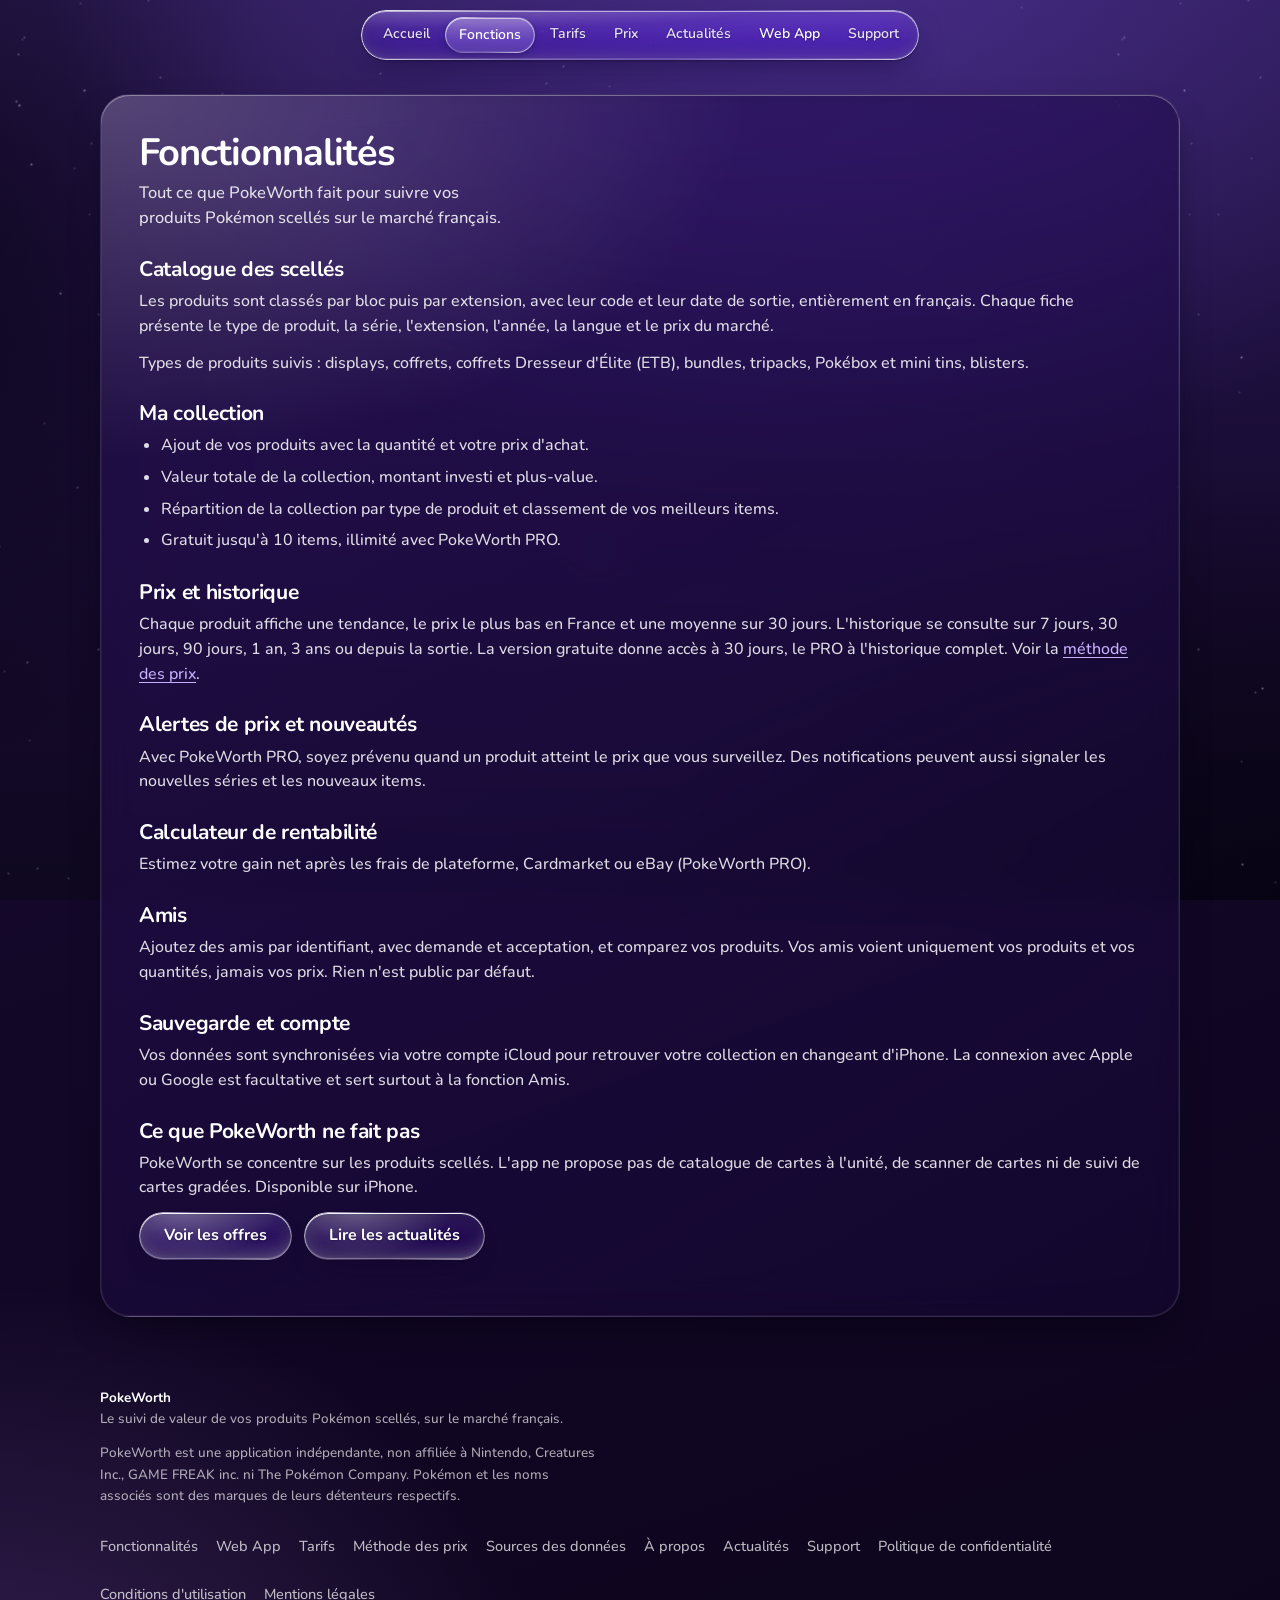
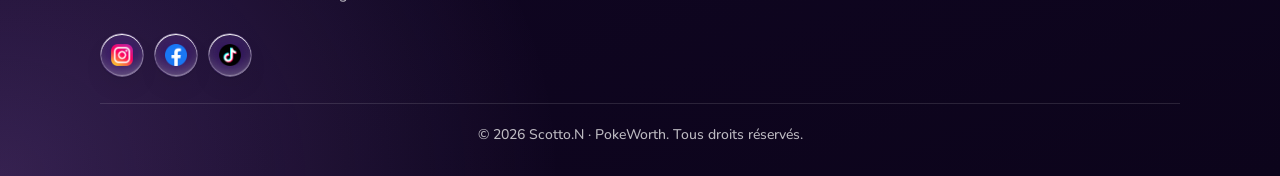
<file: fonctionnalites.html>
<!doctype html>
<html lang="fr">
<head>
<meta charset="utf-8">
<meta name="viewport" content="width=device-width,initial-scale=1">
<title>Fonctionnalités · PokeWorth</title>
<meta name="description" content="Catalogue des scellés Pokémon, valeur de collection, historique des prix, alertes, calculateur de rentabilité, amis et sauvegarde iCloud : les fonctionnalités de PokeWorth.">
<meta name="theme-color" content="#1d1245">
<meta property="og:title" content="Fonctionnalités · PokeWorth">
<meta property="og:description" content="Catalogue des scellés Pokémon, valeur de collection, historique des prix, alertes, calculateur de rentabilité, amis et sauvegarde iCloud : les fonctionnalités de PokeWorth.">
<meta property="og:type" content="website">
<meta property="og:url" content="https://pokeworth.fr/fonctionnalites.html">
<link rel="canonical" href="https://pokeworth.fr/fonctionnalites.html">
<meta property="og:image" content="https://pokeworth.fr/og-image.jpg?v=9.4">
<meta property="og:site_name" content="PokeWorth">
<meta property="og:locale" content="fr_FR">
<meta name="twitter:card" content="summary_large_image">
<meta name="twitter:image" content="https://pokeworth.fr/og-image.jpg?v=9.4">
<link rel="icon" href="favicon.ico?v=9.4" sizes="16x16 32x32 48x48">
<link rel="icon" type="image/png" sizes="16x16" href="favicon-16.png?v=9.4">
<link rel="icon" type="image/png" sizes="32x32" href="favicon.png?v=9.4">
<link rel="icon" type="image/png" sizes="48x48" href="favicon-48.png?v=9.4">
<link rel="icon" type="image/png" sizes="192x192" href="icon-192.png?v=9.4">
<link rel="apple-touch-icon" sizes="180x180" href="apple-touch-icon.png?v=9.4">
<link rel="manifest" href="site.webmanifest">
<link rel="preload" href="Nunito-500Medium.woff2" as="font" type="font/woff2" crossorigin>
<link rel="stylesheet" href="style.css?v=9.4">
</head>
<body>
<a class="skip" href="#main">Aller au contenu</a>
<header class="nav"><div class="wrap">
<nav aria-label="Navigation principale"><a class="nl" href="index.html">Accueil</a><a class="nl" href="fonctionnalites.html" aria-current="page">Fonctions</a><a class="nl" href="tarifs.html">Tarifs</a><a class="nl" href="methode-des-prix.html">Prix</a><a class="nl" href="actualites.html">Actualités</a><a class="nl nl-app" href="catalogue.html">Web App</a><a class="nl" href="support.html">Support</a></nav>
</div></header>
<main id="main">

<div class="wrap doc pub">
<div class="card">
<h1>Fonctionnalités</h1><p class="sub">Tout ce que PokeWorth fait pour suivre vos produits Pokémon scellés sur le marché français.</p>

<h2>Catalogue des scellés</h2>
<p>Les produits sont classés par bloc puis par extension, avec leur code et leur date de sortie, entièrement en français. Chaque fiche présente le type de produit, la série, l'extension, l'année, la langue et le prix du marché.</p>
<p>Types de produits suivis : displays, coffrets, coffrets Dresseur d'Élite (ETB), bundles, tripacks, Pokébox et mini tins, blisters.</p>

<h2>Ma collection</h2>
<ul>
<li>Ajout de vos produits avec la quantité et votre prix d'achat.</li>
<li>Valeur totale de la collection, montant investi et plus-value.</li>
<li>Répartition de la collection par type de produit et classement de vos meilleurs items.</li>
<li>Gratuit jusqu'à 10 items, illimité avec PokeWorth PRO.</li>
</ul>

<h2>Prix et historique</h2>
<p>Chaque produit affiche une tendance, le prix le plus bas en France et une moyenne sur 30 jours. L'historique se consulte sur 7 jours, 30 jours, 90 jours, 1 an, 3 ans ou depuis la sortie. La version gratuite donne accès à 30 jours, le PRO à l'historique complet. Voir la <a href="methode-des-prix.html">méthode des prix</a>.</p>

<h2>Alertes de prix et nouveautés</h2>
<p>Avec PokeWorth PRO, soyez prévenu quand un produit atteint le prix que vous surveillez. Des notifications peuvent aussi signaler les nouvelles séries et les nouveaux items.</p>

<h2>Calculateur de rentabilité</h2>
<p>Estimez votre gain net après les frais de plateforme, Cardmarket ou eBay (PokeWorth PRO).</p>

<h2>Amis</h2>
<p>Ajoutez des amis par identifiant, avec demande et acceptation, et comparez vos produits. Vos amis voient uniquement vos produits et vos quantités, jamais vos prix. Rien n'est public par défaut.</p>

<h2>Sauvegarde et compte</h2>
<p>Vos données sont synchronisées via votre compte iCloud pour retrouver votre collection en changeant d'iPhone. La connexion avec Apple ou Google est facultative et sert surtout à la fonction Amis.</p>

<h2>Ce que PokeWorth ne fait pas</h2>
<p>PokeWorth se concentre sur les produits scellés. L'app ne propose pas de catalogue de cartes à l'unité, de scanner de cartes ni de suivi de cartes gradées. Disponible sur iPhone.</p>

<div class="contact"><a class="cta" href="tarifs.html">Voir les offres</a><a class="cta ghost" href="actualites.html">Lire les actualités</a></div>
</div>
</div>

</main>
<footer><div class="wrap">
<div>
<p><strong>PokeWorth</strong><br>Le suivi de valeur de vos produits Pokémon scellés, sur le marché français.</p>
<p>PokeWorth est une application indépendante, non affiliée à Nintendo, Creatures Inc., GAME FREAK inc. ni The Pokémon Company. Pokémon et les noms associés sont des marques de leurs détenteurs respectifs.</p>
</div>
<div class="flinks">
<nav aria-label="Liens légaux">
<a href="fonctionnalites.html">Fonctionnalités</a><a href="catalogue.html">Web App</a><a href="tarifs.html">Tarifs</a><a href="methode-des-prix.html">Méthode des prix</a><a href="sources-des-donnees.html">Sources des données</a><a href="a-propos.html">À propos</a><a href="actualites.html">Actualités</a><a href="support.html">Support</a><a href="confidentialite.html">Politique de confidentialité</a><a href="cgu.html">Conditions d'utilisation</a><a href="mentions-legales.html">Mentions légales</a>
</nav>
<div class="social" aria-label="Réseaux sociaux">
<a class="sb" href="https://www.instagram.com/pokeworth/" target="_blank" rel="noopener" aria-label="PokeWorth sur Instagram"><img src="social-instagram.png?v=9.4" alt="" width="30" height="30"></a>
<a class="sb" href="https://www.facebook.com/profile.php?id=61594761881577" target="_blank" rel="noopener" aria-label="PokeWorth sur Facebook"><img src="social-facebook.png?v=9.4" alt="" width="30" height="30"></a>
<a class="sb" href="https://www.tiktok.com/@pokeworth_" target="_blank" rel="noopener" aria-label="PokeWorth sur TikTok"><img src="social-tiktok.png?v=9.4" alt="" width="30" height="30"></a>
</div>
</div>
</div>
<div class="wrap copy"><p>&copy; 2026 Scotto.N &middot; PokeWorth. Tous droits r&eacute;serv&eacute;s.</p></div>
</footer>

<script>document.addEventListener("pointermove",function(e){var b=e.target.closest&&e.target.closest(".cta,.filters button");if(!b)return;var r=b.getBoundingClientRect();b.style.setProperty("--mx",(e.clientX-r.left)+"px");b.style.setProperty("--my",(e.clientY-r.top)+"px")},{passive:true});</script>
</body>
</html>
</file>
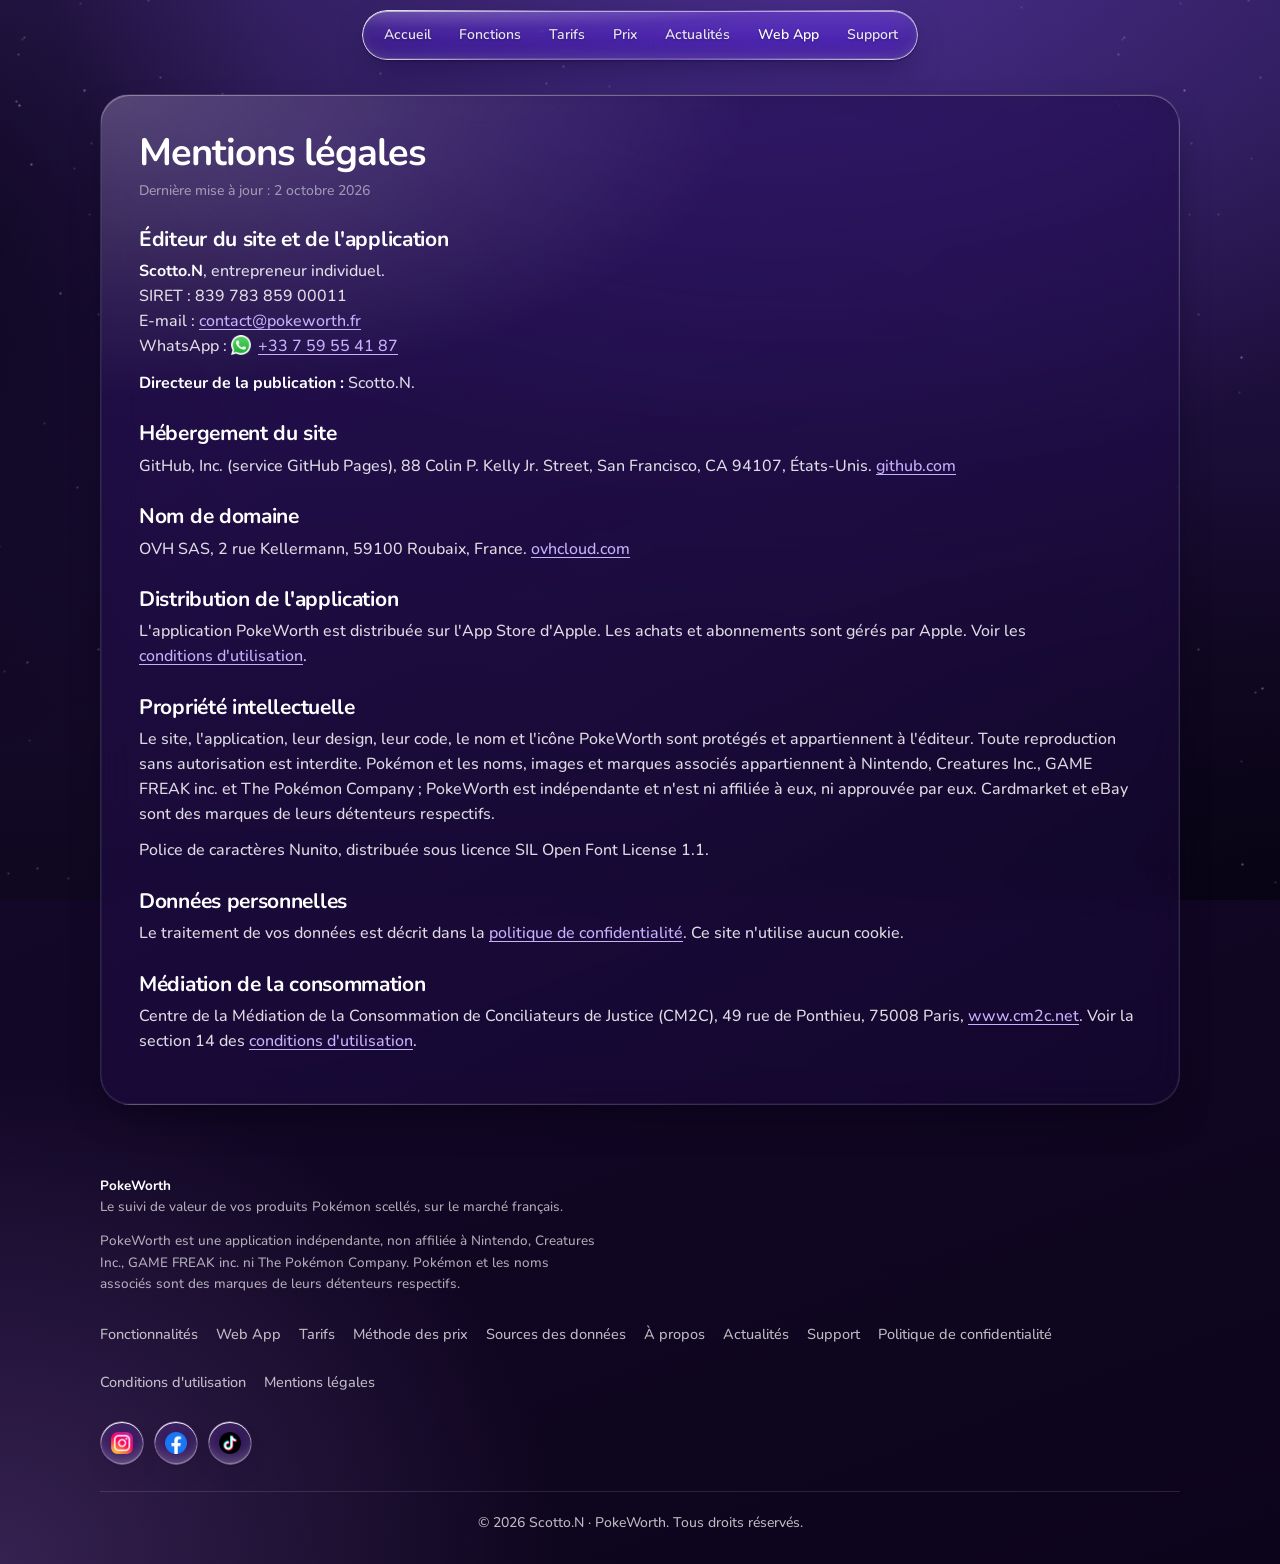
<file: mentions-legales.html>
<!doctype html>
<html lang="fr">
<head>
<meta charset="utf-8">
<meta name="viewport" content="width=device-width,initial-scale=1">
<title>Mentions légales · PokeWorth</title>
<meta name="description" content="Mentions légales du site et de l'application PokeWorth : éditeur, hébergeur, propriété intellectuelle et médiation de la consommation.">
<meta name="theme-color" content="#1d1245">
<meta property="og:title" content="Mentions légales · PokeWorth">
<meta property="og:description" content="Mentions légales du site et de l'application PokeWorth : éditeur, hébergeur, propriété intellectuelle et médiation de la consommation.">
<meta property="og:type" content="website">
<meta property="og:url" content="https://pokeworth.fr/mentions-legales.html">
<link rel="canonical" href="https://pokeworth.fr/mentions-legales.html">
<meta property="og:image" content="https://pokeworth.fr/og-image.jpg?v=9.4">
<meta property="og:site_name" content="PokeWorth">
<meta property="og:locale" content="fr_FR">
<meta name="twitter:card" content="summary_large_image">
<meta name="twitter:image" content="https://pokeworth.fr/og-image.jpg?v=9.4">
<link rel="icon" href="favicon.ico?v=9.4" sizes="16x16 32x32 48x48">
<link rel="icon" type="image/png" sizes="16x16" href="favicon-16.png?v=9.4">
<link rel="icon" type="image/png" sizes="32x32" href="favicon.png?v=9.4">
<link rel="icon" type="image/png" sizes="48x48" href="favicon-48.png?v=9.4">
<link rel="icon" type="image/png" sizes="192x192" href="icon-192.png?v=9.4">
<link rel="apple-touch-icon" sizes="180x180" href="apple-touch-icon.png?v=9.4">
<link rel="manifest" href="site.webmanifest">
<link rel="preload" href="Nunito-500Medium.woff2" as="font" type="font/woff2" crossorigin>
<link rel="stylesheet" href="style.css?v=9.4">
</head>
<body>
<a class="skip" href="#main">Aller au contenu</a>
<header class="nav"><div class="wrap">
<nav aria-label="Navigation principale"><a class="nl" href="index.html">Accueil</a><a class="nl" href="fonctionnalites.html">Fonctions</a><a class="nl" href="tarifs.html">Tarifs</a><a class="nl" href="methode-des-prix.html">Prix</a><a class="nl" href="actualites.html">Actualités</a><a class="nl nl-app" href="catalogue.html">Web App</a><a class="nl" href="support.html">Support</a></nav>
</div></header>
<main id="main">

<div class="wrap doc">
<div class="card">
<h1>Mentions légales</h1>
<p class="upd">Dernière mise à jour : 2 octobre 2026</p>

<h2>Éditeur du site et de l'application</h2>
<p><strong>Scotto.N</strong>, entrepreneur individuel.<br>
SIRET : 839 783 859 00011<br>
E-mail : <a href="mailto:contact@pokeworth.fr">contact@pokeworth.fr</a><br>
WhatsApp : <a class="walink" href="https://wa.me/33759554187"><img class="wa" src="whatsapp.png" alt="" width="20" height="20">+33 7 59 55 41 87</a></p>
<p><strong>Directeur de la publication :</strong> Scotto.N.</p>

<h2>Hébergement du site</h2>
<p>GitHub, Inc. (service GitHub Pages), 88 Colin P. Kelly Jr. Street, San Francisco, CA 94107, États-Unis. <a href="https://github.com">github.com</a></p>

<h2>Nom de domaine</h2>
<p>OVH SAS, 2 rue Kellermann, 59100 Roubaix, France. <a href="https://www.ovhcloud.com/fr/">ovhcloud.com</a></p>

<h2>Distribution de l'application</h2>
<p>L'application PokeWorth est distribuée sur l'App Store d'Apple. Les achats et abonnements sont gérés par Apple. Voir les <a href="cgu.html">conditions d'utilisation</a>.</p>

<h2>Propriété intellectuelle</h2>
<p>Le site, l'application, leur design, leur code, le nom et l'icône PokeWorth sont protégés et appartiennent à l'éditeur. Toute reproduction sans autorisation est interdite. Pokémon et les noms, images et marques associés appartiennent à Nintendo, Creatures Inc., GAME FREAK inc. et The Pokémon Company ; PokeWorth est indépendante et n'est ni affiliée à eux, ni approuvée par eux. Cardmarket et eBay sont des marques de leurs détenteurs respectifs.</p>
<p>Police de caractères Nunito, distribuée sous licence SIL Open Font License 1.1.</p>

<h2>Données personnelles</h2>
<p>Le traitement de vos données est décrit dans la <a href="confidentialite.html">politique de confidentialité</a>. Ce site n'utilise aucun cookie.</p>

<h2>Médiation de la consommation</h2>
<p>Centre de la Médiation de la Consommation de Conciliateurs de Justice (CM2C), 49 rue de Ponthieu, 75008 Paris, <a href="https://www.cm2c.net">www.cm2c.net</a>. Voir la section 14 des <a href="cgu.html">conditions d'utilisation</a>.</p>
</div>
</div>

</main>
<footer><div class="wrap">
<div>
<p><strong>PokeWorth</strong><br>Le suivi de valeur de vos produits Pokémon scellés, sur le marché français.</p>
<p>PokeWorth est une application indépendante, non affiliée à Nintendo, Creatures Inc., GAME FREAK inc. ni The Pokémon Company. Pokémon et les noms associés sont des marques de leurs détenteurs respectifs.</p>
</div>
<div class="flinks">
<nav aria-label="Liens légaux">
<a href="fonctionnalites.html">Fonctionnalités</a><a href="catalogue.html">Web App</a><a href="tarifs.html">Tarifs</a><a href="methode-des-prix.html">Méthode des prix</a><a href="sources-des-donnees.html">Sources des données</a><a href="a-propos.html">À propos</a><a href="actualites.html">Actualités</a><a href="support.html">Support</a><a href="confidentialite.html">Politique de confidentialité</a><a href="cgu.html">Conditions d'utilisation</a><a href="mentions-legales.html">Mentions légales</a>
</nav>
<div class="social" aria-label="Réseaux sociaux">
<a class="sb" href="https://www.instagram.com/pokeworth/" target="_blank" rel="noopener" aria-label="PokeWorth sur Instagram"><img src="social-instagram.png?v=9.4" alt="" width="30" height="30"></a>
<a class="sb" href="https://www.facebook.com/profile.php?id=61594761881577" target="_blank" rel="noopener" aria-label="PokeWorth sur Facebook"><img src="social-facebook.png?v=9.4" alt="" width="30" height="30"></a>
<a class="sb" href="https://www.tiktok.com/@pokeworth_" target="_blank" rel="noopener" aria-label="PokeWorth sur TikTok"><img src="social-tiktok.png?v=9.4" alt="" width="30" height="30"></a>
</div>
</div>
</div>
<div class="wrap copy"><p>&copy; 2026 Scotto.N &middot; PokeWorth. Tous droits r&eacute;serv&eacute;s.</p></div>
</footer>

<script>document.addEventListener("pointermove",function(e){var b=e.target.closest&&e.target.closest(".cta,.filters button");if(!b)return;var r=b.getBoundingClientRect();b.style.setProperty("--mx",(e.clientX-r.left)+"px");b.style.setProperty("--my",(e.clientY-r.top)+"px")},{passive:true});</script>
</body>
</html>
</file>
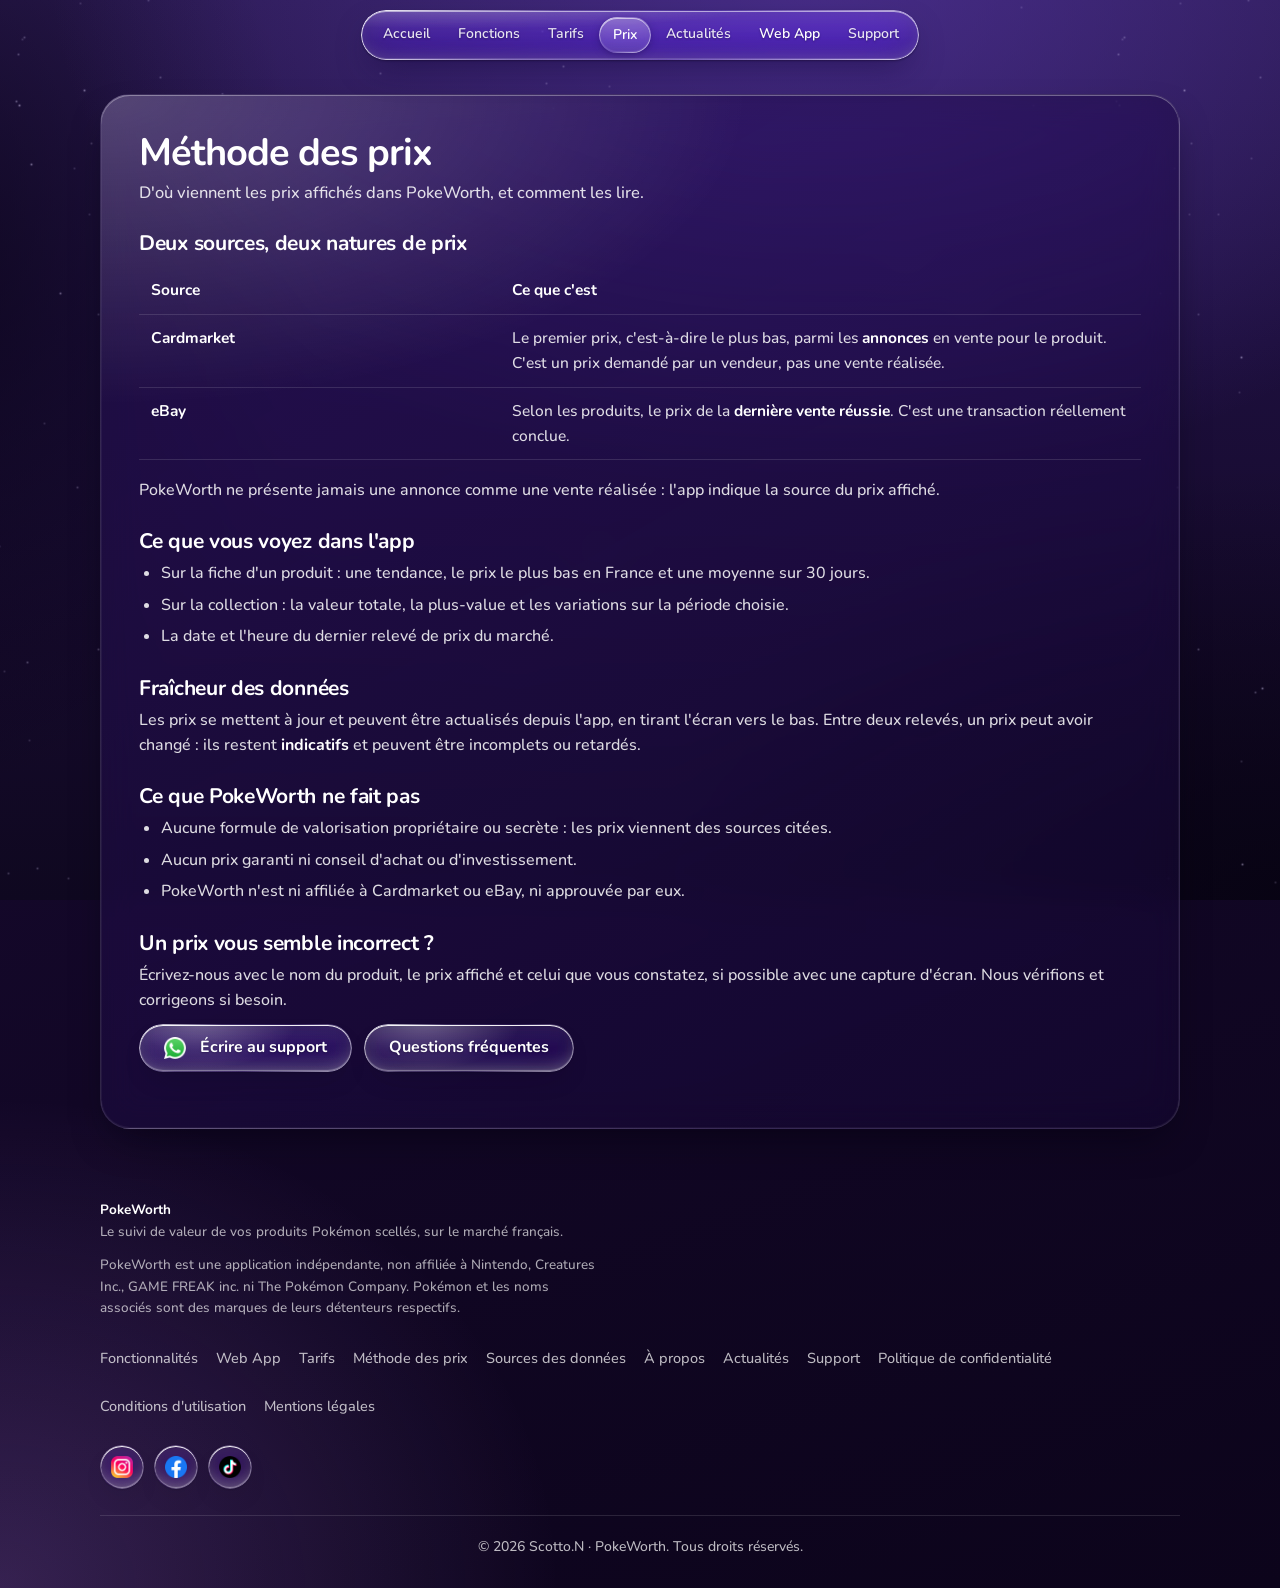
<file: methode-des-prix.html>
<!doctype html>
<html lang="fr">
<head>
<meta charset="utf-8">
<meta name="viewport" content="width=device-width,initial-scale=1">
<title>Méthode des prix · PokeWorth</title>
<meta name="description" content="Les prix PokeWorth viennent du premier prix Cardmarket (annonces) et de la dernière vente eBay. Sources, fraîcheur et limites expliquées simplement.">
<meta name="theme-color" content="#1d1245">
<meta property="og:title" content="Méthode des prix · PokeWorth">
<meta property="og:description" content="Les prix PokeWorth viennent du premier prix Cardmarket (annonces) et de la dernière vente eBay. Sources, fraîcheur et limites expliquées simplement.">
<meta property="og:type" content="website">
<meta property="og:url" content="https://pokeworth.fr/methode-des-prix.html">
<link rel="canonical" href="https://pokeworth.fr/methode-des-prix.html">
<meta property="og:image" content="https://pokeworth.fr/og-image.jpg?v=9.4">
<meta property="og:site_name" content="PokeWorth">
<meta property="og:locale" content="fr_FR">
<meta name="twitter:card" content="summary_large_image">
<meta name="twitter:image" content="https://pokeworth.fr/og-image.jpg?v=9.4">
<link rel="icon" href="favicon.ico?v=9.4" sizes="16x16 32x32 48x48">
<link rel="icon" type="image/png" sizes="16x16" href="favicon-16.png?v=9.4">
<link rel="icon" type="image/png" sizes="32x32" href="favicon.png?v=9.4">
<link rel="icon" type="image/png" sizes="48x48" href="favicon-48.png?v=9.4">
<link rel="icon" type="image/png" sizes="192x192" href="icon-192.png?v=9.4">
<link rel="apple-touch-icon" sizes="180x180" href="apple-touch-icon.png?v=9.4">
<link rel="manifest" href="site.webmanifest">
<link rel="preload" href="Nunito-500Medium.woff2" as="font" type="font/woff2" crossorigin>
<link rel="stylesheet" href="style.css?v=9.4">
</head>
<body>
<a class="skip" href="#main">Aller au contenu</a>
<header class="nav"><div class="wrap">
<nav aria-label="Navigation principale"><a class="nl" href="index.html">Accueil</a><a class="nl" href="fonctionnalites.html">Fonctions</a><a class="nl" href="tarifs.html">Tarifs</a><a class="nl" href="methode-des-prix.html" aria-current="page">Prix</a><a class="nl" href="actualites.html">Actualités</a><a class="nl nl-app" href="catalogue.html">Web App</a><a class="nl" href="support.html">Support</a></nav>
</div></header>
<main id="main">

<div class="wrap doc pub">
<div class="card">
<h1>Méthode des prix</h1><p class="sub">D'où viennent les prix affichés dans PokeWorth, et comment les lire.</p>

<h2>Deux sources, deux natures de prix</h2>
<table>
<tr><th>Source</th><th>Ce que c'est</th></tr>
<tr><td><strong>Cardmarket</strong></td><td>Le premier prix, c'est-à-dire le plus bas, parmi les <strong>annonces</strong> en vente pour le produit. C'est un prix demandé par un vendeur, pas une vente réalisée.</td></tr>
<tr><td><strong>eBay</strong></td><td>Selon les produits, le prix de la <strong>dernière vente réussie</strong>. C'est une transaction réellement conclue.</td></tr>
</table>
<p>PokeWorth ne présente jamais une annonce comme une vente réalisée : l'app indique la source du prix affiché.</p>

<h2>Ce que vous voyez dans l'app</h2>
<ul>
<li>Sur la fiche d'un produit : une tendance, le prix le plus bas en France et une moyenne sur 30 jours.</li>
<li>Sur la collection : la valeur totale, la plus-value et les variations sur la période choisie.</li>
<li>La date et l'heure du dernier relevé de prix du marché.</li>
</ul>

<h2>Fraîcheur des données</h2>
<p>Les prix se mettent à jour et peuvent être actualisés depuis l'app, en tirant l'écran vers le bas. Entre deux relevés, un prix peut avoir changé : ils restent <strong>indicatifs</strong> et peuvent être incomplets ou retardés.</p>

<h2>Ce que PokeWorth ne fait pas</h2>
<ul>
<li>Aucune formule de valorisation propriétaire ou secrète : les prix viennent des sources citées.</li>
<li>Aucun prix garanti ni conseil d'achat ou d'investissement.</li>
<li>PokeWorth n'est ni affiliée à Cardmarket ou eBay, ni approuvée par eux.</li>
</ul>

<h2>Un prix vous semble incorrect ?</h2>
<p>Écrivez-nous avec le nom du produit, le prix affiché et celui que vous constatez, si possible avec une capture d'écran. Nous vérifions et corrigeons si besoin.</p>
<div class="contact"><a class="cta" href="https://wa.me/33759554187"><img class="wa" src="whatsapp.png" alt="" width="20" height="20">Écrire au support</a><a class="cta ghost" href="support.html">Questions fréquentes</a></div>
</div>
</div>

</main>
<footer><div class="wrap">
<div>
<p><strong>PokeWorth</strong><br>Le suivi de valeur de vos produits Pokémon scellés, sur le marché français.</p>
<p>PokeWorth est une application indépendante, non affiliée à Nintendo, Creatures Inc., GAME FREAK inc. ni The Pokémon Company. Pokémon et les noms associés sont des marques de leurs détenteurs respectifs.</p>
</div>
<div class="flinks">
<nav aria-label="Liens légaux">
<a href="fonctionnalites.html">Fonctionnalités</a><a href="catalogue.html">Web App</a><a href="tarifs.html">Tarifs</a><a href="methode-des-prix.html">Méthode des prix</a><a href="sources-des-donnees.html">Sources des données</a><a href="a-propos.html">À propos</a><a href="actualites.html">Actualités</a><a href="support.html">Support</a><a href="confidentialite.html">Politique de confidentialité</a><a href="cgu.html">Conditions d'utilisation</a><a href="mentions-legales.html">Mentions légales</a>
</nav>
<div class="social" aria-label="Réseaux sociaux">
<a class="sb" href="https://www.instagram.com/pokeworth/" target="_blank" rel="noopener" aria-label="PokeWorth sur Instagram"><img src="social-instagram.png?v=9.4" alt="" width="30" height="30"></a>
<a class="sb" href="https://www.facebook.com/profile.php?id=61594761881577" target="_blank" rel="noopener" aria-label="PokeWorth sur Facebook"><img src="social-facebook.png?v=9.4" alt="" width="30" height="30"></a>
<a class="sb" href="https://www.tiktok.com/@pokeworth_" target="_blank" rel="noopener" aria-label="PokeWorth sur TikTok"><img src="social-tiktok.png?v=9.4" alt="" width="30" height="30"></a>
</div>
</div>
</div>
<div class="wrap copy"><p>&copy; 2026 Scotto.N &middot; PokeWorth. Tous droits r&eacute;serv&eacute;s.</p></div>
</footer>

<script>document.addEventListener("pointermove",function(e){var b=e.target.closest&&e.target.closest(".cta,.filters button");if(!b)return;var r=b.getBoundingClientRect();b.style.setProperty("--mx",(e.clientX-r.left)+"px");b.style.setProperty("--my",(e.clientY-r.top)+"px")},{passive:true});</script>
</body>
</html>
</file>
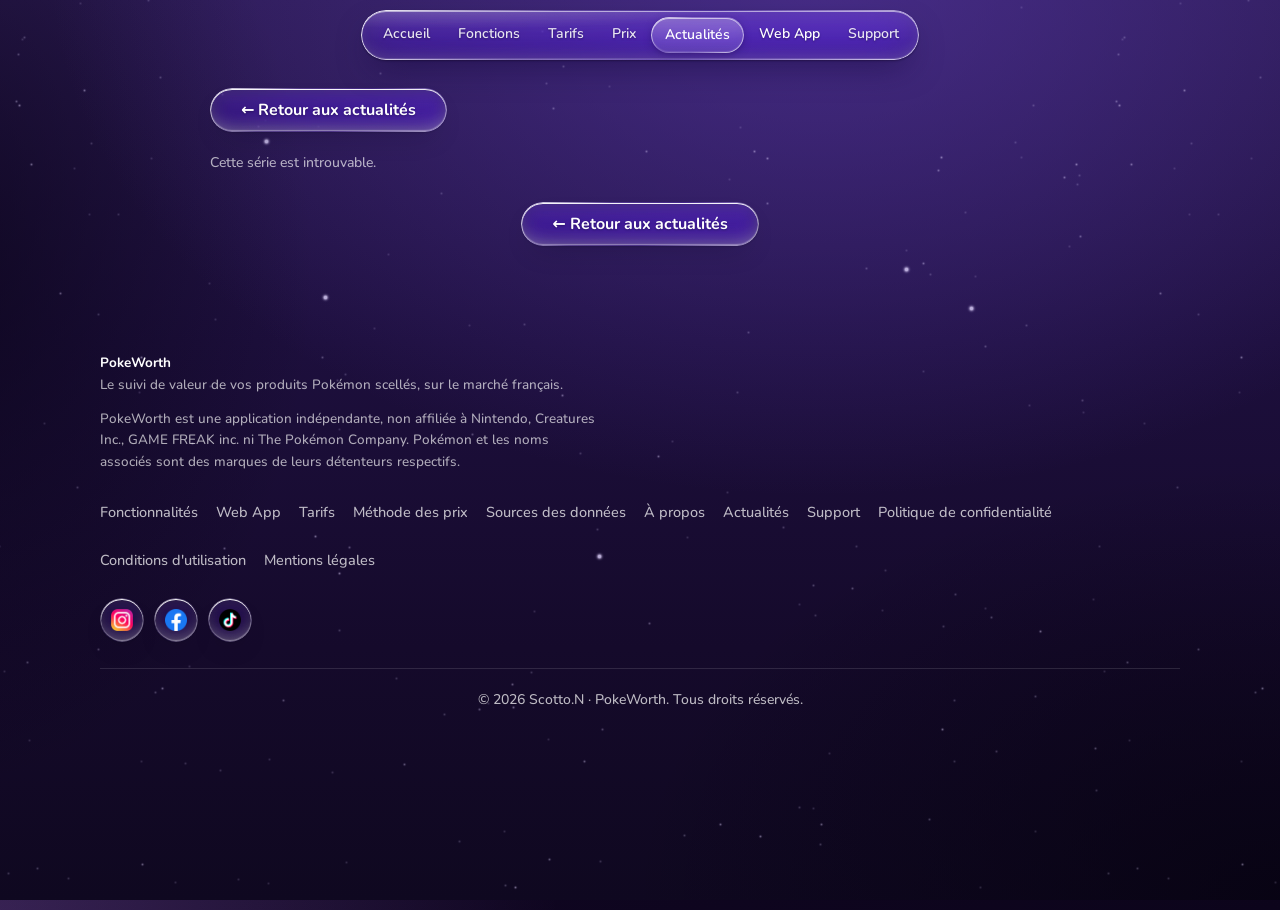
<file: serie.html>
<!doctype html>
<html lang="fr">
<head>
<meta charset="utf-8">
<meta name="viewport" content="width=device-width,initial-scale=1">
<title>Série · PokeWorth</title>
<meta name="description" content="Tous les produits scellés d'une série Pokémon : visuels, date de sortie et détails.">
<meta name="theme-color" content="#1d1245">
<meta property="og:title" content="Série · PokeWorth">
<meta property="og:description" content="Tous les produits scellés d'une série Pokémon : visuels, date de sortie et détails.">
<meta property="og:type" content="website">

<meta property="og:image" content="https://pokeworth.fr/og-image.jpg?v=9.4">
<meta property="og:site_name" content="PokeWorth">
<meta property="og:locale" content="fr_FR">
<meta name="twitter:card" content="summary_large_image">
<meta name="twitter:image" content="https://pokeworth.fr/og-image.jpg?v=9.4">
<link rel="icon" href="favicon.ico?v=9.4" sizes="16x16 32x32 48x48">
<link rel="icon" type="image/png" sizes="16x16" href="favicon-16.png?v=9.4">
<link rel="icon" type="image/png" sizes="32x32" href="favicon.png?v=9.4">
<link rel="icon" type="image/png" sizes="48x48" href="favicon-48.png?v=9.4">
<link rel="icon" type="image/png" sizes="192x192" href="icon-192.png?v=9.4">
<link rel="apple-touch-icon" sizes="180x180" href="apple-touch-icon.png?v=9.4">
<link rel="manifest" href="site.webmanifest">
<link rel="preload" href="Nunito-500Medium.woff2" as="font" type="font/woff2" crossorigin>
<link rel="stylesheet" href="style.css?v=9.4">
</head>
<body>
<a class="skip" href="#main">Aller au contenu</a>
<header class="nav"><div class="wrap">
<nav aria-label="Navigation principale"><a class="nl" href="index.html">Accueil</a><a class="nl" href="fonctionnalites.html">Fonctions</a><a class="nl" href="tarifs.html">Tarifs</a><a class="nl" href="methode-des-prix.html">Prix</a><a class="nl" href="actualites.html" aria-current="page">Actualités</a><a class="nl nl-app" href="catalogue.html">Web App</a><a class="nl" href="support.html">Support</a></nav>
</div></header>
<main id="main">

<div class="wrap serie">
<nav class="crumb" aria-label="Fil d'Ariane"><a href="actualites.html">&larr; Retour aux actualités</a></nav>
<div id="serie-root"></div>
<noscript><p class="note">Activez JavaScript pour afficher la série.</p></noscript>
<p class="crumb-bottom"><a href="actualites.html">&larr; Retour aux actualités</a></p>
</div>

</main>
<footer><div class="wrap">
<div>
<p><strong>PokeWorth</strong><br>Le suivi de valeur de vos produits Pokémon scellés, sur le marché français.</p>
<p>PokeWorth est une application indépendante, non affiliée à Nintendo, Creatures Inc., GAME FREAK inc. ni The Pokémon Company. Pokémon et les noms associés sont des marques de leurs détenteurs respectifs.</p>
</div>
<div class="flinks">
<nav aria-label="Liens légaux">
<a href="fonctionnalites.html">Fonctionnalités</a><a href="catalogue.html">Web App</a><a href="tarifs.html">Tarifs</a><a href="methode-des-prix.html">Méthode des prix</a><a href="sources-des-donnees.html">Sources des données</a><a href="a-propos.html">À propos</a><a href="actualites.html">Actualités</a><a href="support.html">Support</a><a href="confidentialite.html">Politique de confidentialité</a><a href="cgu.html">Conditions d'utilisation</a><a href="mentions-legales.html">Mentions légales</a>
</nav>
<div class="social" aria-label="Réseaux sociaux">
<a class="sb" href="https://www.instagram.com/pokeworth/" target="_blank" rel="noopener" aria-label="PokeWorth sur Instagram"><img src="social-instagram.png?v=9.4" alt="" width="30" height="30"></a>
<a class="sb" href="https://www.facebook.com/profile.php?id=61594761881577" target="_blank" rel="noopener" aria-label="PokeWorth sur Facebook"><img src="social-facebook.png?v=9.4" alt="" width="30" height="30"></a>
<a class="sb" href="https://www.tiktok.com/@pokeworth_" target="_blank" rel="noopener" aria-label="PokeWorth sur TikTok"><img src="social-tiktok.png?v=9.4" alt="" width="30" height="30"></a>
</div>
</div>
</div>
<div class="wrap copy"><p>&copy; 2026 Scotto.N &middot; PokeWorth. Tous droits r&eacute;serv&eacute;s.</p></div>
</footer>
<script src="actus.js?v=9.4" defer></script>
<script>document.addEventListener("pointermove",function(e){var b=e.target.closest&&e.target.closest(".cta,.filters button");if(!b)return;var r=b.getBoundingClientRect();b.style.setProperty("--mx",(e.clientX-r.left)+"px");b.style.setProperty("--my",(e.clientY-r.top)+"px")},{passive:true});</script>
</body>
</html>
</file>
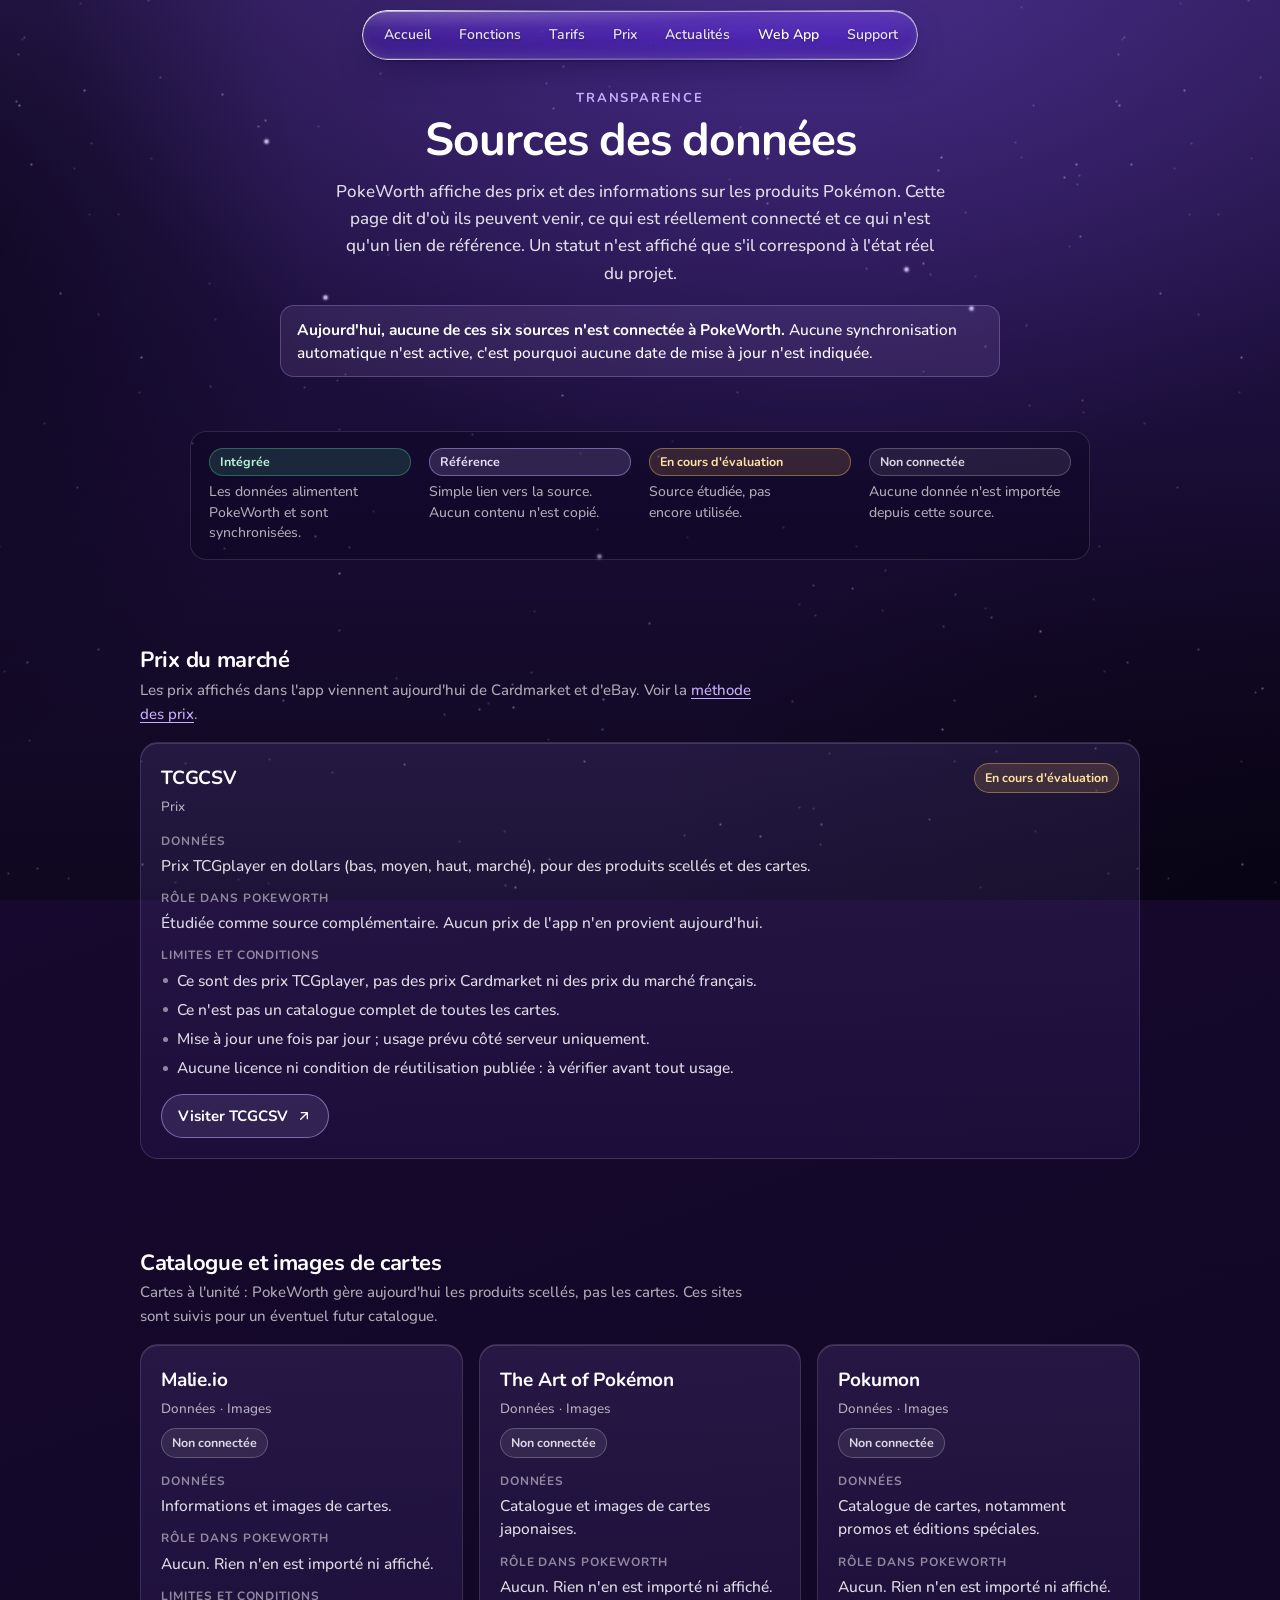
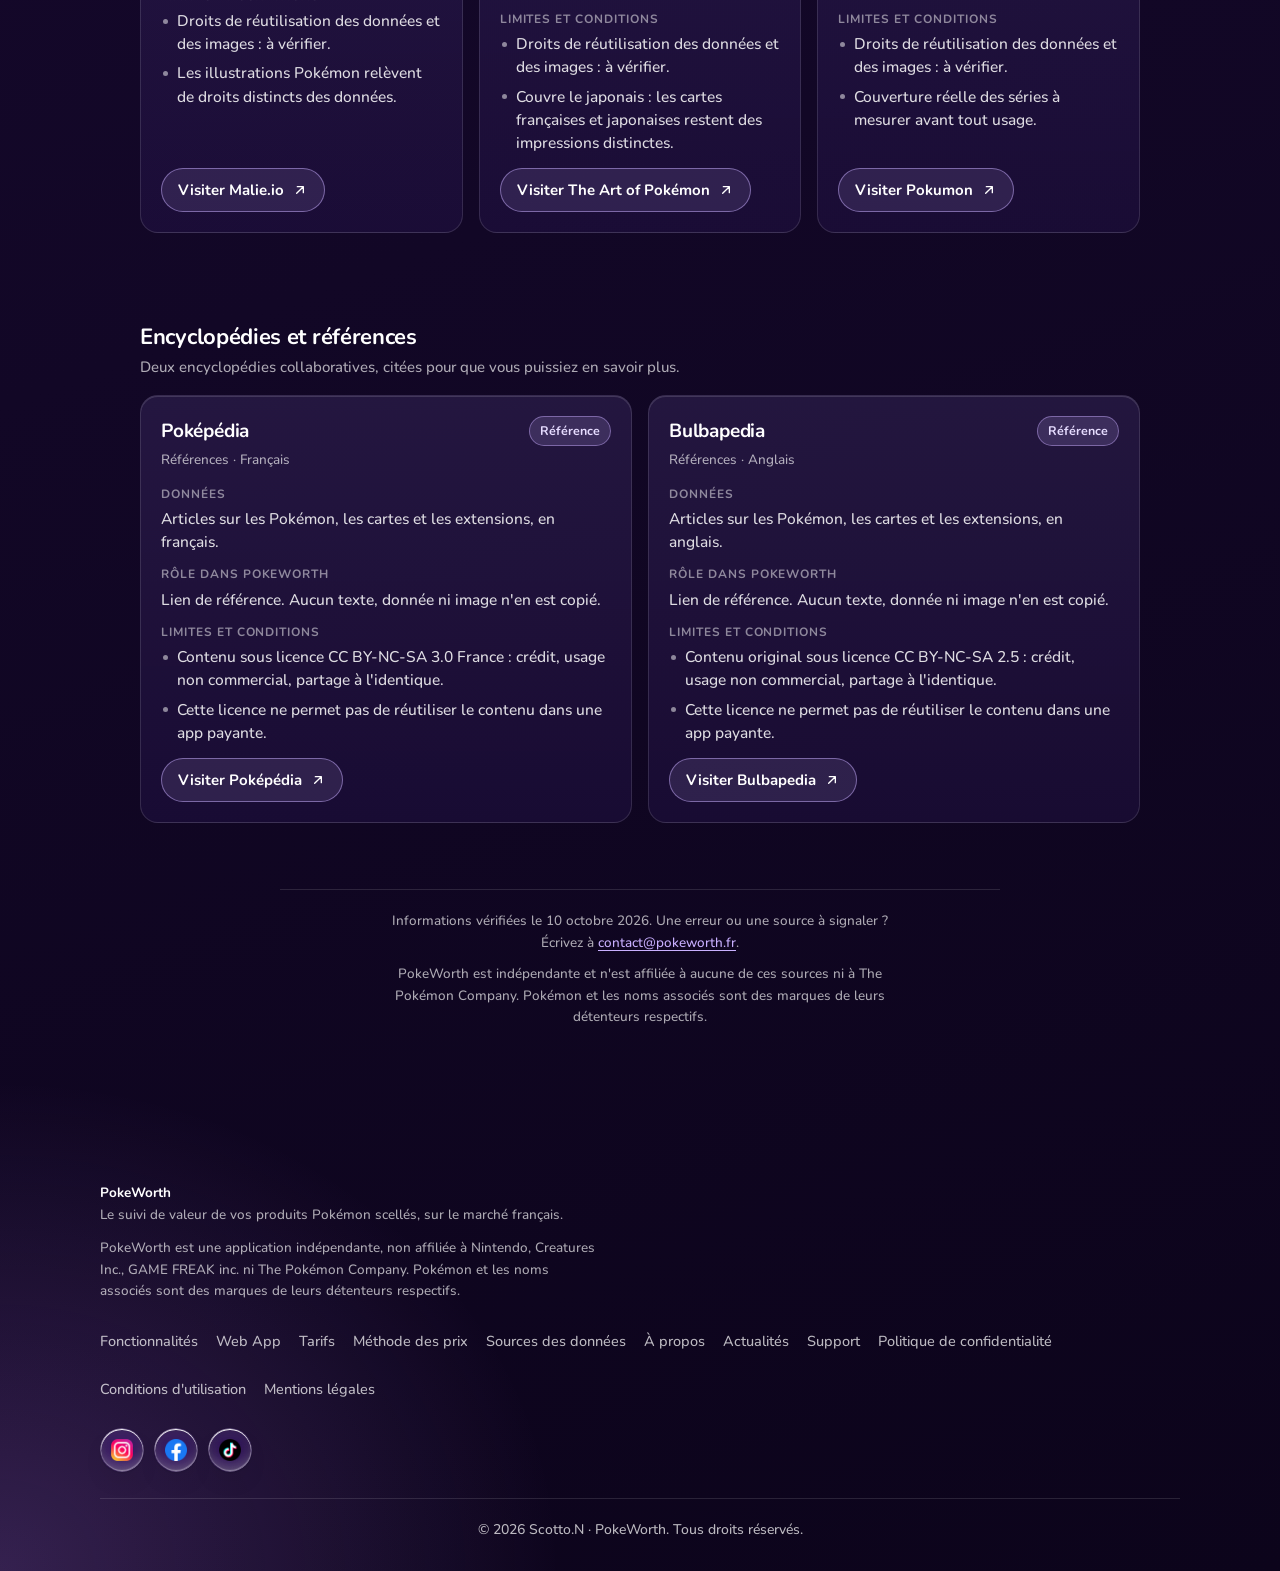
<file: sources-des-donnees.html>
<!doctype html>
<html lang="fr">
<head>
<meta charset="utf-8">
<meta name="viewport" content="width=device-width,initial-scale=1">
<title>Sources des données · PokeWorth</title>
<meta name="description" content="Sources et références de PokeWorth : TCGCSV, Malie.io, The Art of Pokémon, Pokumon, Poképédia et Bulbapedia. Aucune n'est connectée à ce jour.">
<meta name="theme-color" content="#1d1245">
<meta property="og:title" content="Sources des données · PokeWorth">
<meta property="og:description" content="Sources et références de PokeWorth : TCGCSV, Malie.io, The Art of Pokémon, Pokumon, Poképédia et Bulbapedia. Aucune n'est connectée à ce jour.">
<meta property="og:type" content="website">
<meta property="og:url" content="https://pokeworth.fr/sources-des-donnees.html">
<link rel="canonical" href="https://pokeworth.fr/sources-des-donnees.html">
<meta property="og:image" content="https://pokeworth.fr/og-image.jpg?v=9.4">
<meta property="og:site_name" content="PokeWorth">
<meta property="og:locale" content="fr_FR">
<meta name="twitter:card" content="summary_large_image">
<meta name="twitter:image" content="https://pokeworth.fr/og-image.jpg?v=9.4">
<link rel="icon" href="favicon.ico?v=9.4" sizes="16x16 32x32 48x48">
<link rel="icon" type="image/png" sizes="16x16" href="favicon-16.png?v=9.4">
<link rel="icon" type="image/png" sizes="32x32" href="favicon.png?v=9.4">
<link rel="icon" type="image/png" sizes="48x48" href="favicon-48.png?v=9.4">
<link rel="icon" type="image/png" sizes="192x192" href="icon-192.png?v=9.4">
<link rel="apple-touch-icon" sizes="180x180" href="apple-touch-icon.png?v=9.4">
<link rel="manifest" href="site.webmanifest">
<link rel="preload" href="Nunito-500Medium.woff2" as="font" type="font/woff2" crossorigin>
<link rel="stylesheet" href="style.css?v=9.4">
</head>
<body>
<a class="skip" href="#main">Aller au contenu</a>
<header class="nav"><div class="wrap">
<nav aria-label="Navigation principale"><a class="nl" href="index.html">Accueil</a><a class="nl" href="fonctionnalites.html">Fonctions</a><a class="nl" href="tarifs.html">Tarifs</a><a class="nl" href="methode-des-prix.html">Prix</a><a class="nl" href="actualites.html">Actualités</a><a class="nl nl-app" href="catalogue.html">Web App</a><a class="nl" href="support.html">Support</a></nav>
</div></header>
<main id="main">

<div class="wrap sx">
<header class="sx-head">
<p class="sx-eyebrow">Transparence</p>
<h1>Sources des données</h1>
<p class="sx-lead">PokeWorth affiche des prix et des informations sur les produits Pokémon. Cette page dit d'où ils peuvent venir, ce qui est réellement connecté et ce qui n'est qu'un lien de référence. Un statut n'est affiché que s'il correspond à l'état réel du projet.</p>
<p class="sx-now"><strong>Aujourd'hui, aucune de ces six sources n'est connectée à PokeWorth.</strong> Aucune synchronisation automatique n'est active, c'est pourquoi aucune date de mise à jour n'est indiquée.</p>
</header>
<section class="sx-legend" aria-label="Signification des statuts"><h2 class="sr">Statuts</h2><ul><li><span class="sx-badge sx-integree">Intégrée</span><span>Les données alimentent PokeWorth et sont synchronisées.</span></li><li><span class="sx-badge sx-reference">Référence</span><span>Simple lien vers la source. Aucun contenu n'est copié.</span></li><li><span class="sx-badge sx-evaluation">En cours d'évaluation</span><span>Source étudiée, pas encore utilisée.</span></li><li><span class="sx-badge sx-non">Non connectée</span><span>Aucune donnée n'est importée depuis cette source.</span></li></ul></section>
<section class="sx-cat" aria-labelledby="sx-c0"><h2 id="sx-c0">Prix du marché</h2><p class="sx-cd">Les prix affichés dans l'app viennent aujourd'hui de Cardmarket et d'eBay. Voir la <a href="methode-des-prix.html">méthode des prix</a>.</p><div class="sx-grid"><article class="sx-card">
<header><div><h3>TCGCSV</h3><p class="sx-kind">Prix</p></div><span class="sx-badge sx-evaluation">En cours d'évaluation</span></header>
<dl>
<div><dt>Données</dt><dd>Prix TCGplayer en dollars (bas, moyen, haut, marché), pour des produits scellés et des cartes.</dd></div>
<div><dt>Rôle dans PokeWorth</dt><dd>Étudiée comme source complémentaire. Aucun prix de l'app n'en provient aujourd'hui.</dd></div>
<div><dt>Limites et conditions</dt><dd><ul><li>Ce sont des prix TCGplayer, pas des prix Cardmarket ni des prix du marché français.</li><li>Ce n'est pas un catalogue complet de toutes les cartes.</li><li>Mise à jour une fois par jour ; usage prévu côté serveur uniquement.</li><li>Aucune licence ni condition de réutilisation publiée : à vérifier avant tout usage.</li></ul></dd></div>
</dl>
<a class="sx-link" href="https://tcgcsv.com/" target="_blank" rel="noopener noreferrer">Visiter TCGCSV<span class="sr"> (s'ouvre dans un nouvel onglet)</span><svg viewBox="0 0 24 24" aria-hidden="true" width="16" height="16" fill="none" stroke="currentColor" stroke-width="2" stroke-linecap="round" stroke-linejoin="round"><path d="M7 17 17 7M8 7h9v9"/></svg></a>
</article></div></section><section class="sx-cat" aria-labelledby="sx-c1"><h2 id="sx-c1">Catalogue et images de cartes</h2><p class="sx-cd">Cartes à l'unité : PokeWorth gère aujourd'hui les produits scellés, pas les cartes. Ces sites sont suivis pour un éventuel futur catalogue.</p><div class="sx-grid sx-n3"><article class="sx-card">
<header><div><h3>Malie.io</h3><p class="sx-kind">Données · Images</p></div><span class="sx-badge sx-non">Non connectée</span></header>
<dl>
<div><dt>Données</dt><dd>Informations et images de cartes.</dd></div>
<div><dt>Rôle dans PokeWorth</dt><dd>Aucun. Rien n'en est importé ni affiché.</dd></div>
<div><dt>Limites et conditions</dt><dd><ul><li>Droits de réutilisation des données et des images : à vérifier.</li><li>Les illustrations Pokémon relèvent de droits distincts des données.</li></ul></dd></div>
</dl>
<a class="sx-link" href="https://malie.io/static/" target="_blank" rel="noopener noreferrer">Visiter Malie.io<span class="sr"> (s'ouvre dans un nouvel onglet)</span><svg viewBox="0 0 24 24" aria-hidden="true" width="16" height="16" fill="none" stroke="currentColor" stroke-width="2" stroke-linecap="round" stroke-linejoin="round"><path d="M7 17 17 7M8 7h9v9"/></svg></a>
</article><article class="sx-card">
<header><div><h3>The Art of Pokémon</h3><p class="sx-kind">Données · Images</p></div><span class="sx-badge sx-non">Non connectée</span></header>
<dl>
<div><dt>Données</dt><dd>Catalogue et images de cartes japonaises.</dd></div>
<div><dt>Rôle dans PokeWorth</dt><dd>Aucun. Rien n'en est importé ni affiché.</dd></div>
<div><dt>Limites et conditions</dt><dd><ul><li>Droits de réutilisation des données et des images : à vérifier.</li><li>Couvre le japonais : les cartes françaises et japonaises restent des impressions distinctes.</li></ul></dd></div>
</dl>
<a class="sx-link" href="https://www.artofpkm.com/" target="_blank" rel="noopener noreferrer">Visiter The Art of Pokémon<span class="sr"> (s'ouvre dans un nouvel onglet)</span><svg viewBox="0 0 24 24" aria-hidden="true" width="16" height="16" fill="none" stroke="currentColor" stroke-width="2" stroke-linecap="round" stroke-linejoin="round"><path d="M7 17 17 7M8 7h9v9"/></svg></a>
</article><article class="sx-card">
<header><div><h3>Pokumon</h3><p class="sx-kind">Données · Images</p></div><span class="sx-badge sx-non">Non connectée</span></header>
<dl>
<div><dt>Données</dt><dd>Catalogue de cartes, notamment promos et éditions spéciales.</dd></div>
<div><dt>Rôle dans PokeWorth</dt><dd>Aucun. Rien n'en est importé ni affiché.</dd></div>
<div><dt>Limites et conditions</dt><dd><ul><li>Droits de réutilisation des données et des images : à vérifier.</li><li>Couverture réelle des séries à mesurer avant tout usage.</li></ul></dd></div>
</dl>
<a class="sx-link" href="https://pokumon.com/" target="_blank" rel="noopener noreferrer">Visiter Pokumon<span class="sr"> (s'ouvre dans un nouvel onglet)</span><svg viewBox="0 0 24 24" aria-hidden="true" width="16" height="16" fill="none" stroke="currentColor" stroke-width="2" stroke-linecap="round" stroke-linejoin="round"><path d="M7 17 17 7M8 7h9v9"/></svg></a>
</article></div></section><section class="sx-cat" aria-labelledby="sx-c2"><h2 id="sx-c2">Encyclopédies et références</h2><p class="sx-cd">Deux encyclopédies collaboratives, citées pour que vous puissiez en savoir plus.</p><div class="sx-grid"><article class="sx-card">
<header><div><h3>Poképédia</h3><p class="sx-kind">Références · Français</p></div><span class="sx-badge sx-reference">Référence</span></header>
<dl>
<div><dt>Données</dt><dd>Articles sur les Pokémon, les cartes et les extensions, en français.</dd></div>
<div><dt>Rôle dans PokeWorth</dt><dd>Lien de référence. Aucun texte, donnée ni image n'en est copié.</dd></div>
<div><dt>Limites et conditions</dt><dd><ul><li>Contenu sous licence CC BY-NC-SA 3.0 France : crédit, usage non commercial, partage à l'identique.</li><li>Cette licence ne permet pas de réutiliser le contenu dans une app payante.</li></ul></dd></div>
</dl>
<a class="sx-link" href="https://www.pokepedia.fr/" target="_blank" rel="noopener noreferrer">Visiter Poképédia<span class="sr"> (s'ouvre dans un nouvel onglet)</span><svg viewBox="0 0 24 24" aria-hidden="true" width="16" height="16" fill="none" stroke="currentColor" stroke-width="2" stroke-linecap="round" stroke-linejoin="round"><path d="M7 17 17 7M8 7h9v9"/></svg></a>
</article><article class="sx-card">
<header><div><h3>Bulbapedia</h3><p class="sx-kind">Références · Anglais</p></div><span class="sx-badge sx-reference">Référence</span></header>
<dl>
<div><dt>Données</dt><dd>Articles sur les Pokémon, les cartes et les extensions, en anglais.</dd></div>
<div><dt>Rôle dans PokeWorth</dt><dd>Lien de référence. Aucun texte, donnée ni image n'en est copié.</dd></div>
<div><dt>Limites et conditions</dt><dd><ul><li>Contenu original sous licence CC BY-NC-SA 2.5 : crédit, usage non commercial, partage à l'identique.</li><li>Cette licence ne permet pas de réutiliser le contenu dans une app payante.</li></ul></dd></div>
</dl>
<a class="sx-link" href="https://bulbapedia.bulbagarden.net/" target="_blank" rel="noopener noreferrer">Visiter Bulbapedia<span class="sr"> (s'ouvre dans un nouvel onglet)</span><svg viewBox="0 0 24 24" aria-hidden="true" width="16" height="16" fill="none" stroke="currentColor" stroke-width="2" stroke-linecap="round" stroke-linejoin="round"><path d="M7 17 17 7M8 7h9v9"/></svg></a>
</article></div></section>
<footer class="sx-foot">
<p>Informations vérifiées le 10 octobre 2026. Une erreur ou une source à signaler ? Écrivez à <a href="mailto:contact@pokeworth.fr">contact@pokeworth.fr</a>.</p>
<p>PokeWorth est indépendante et n'est affiliée à aucune de ces sources ni à The Pokémon Company. Pokémon et les noms associés sont des marques de leurs détenteurs respectifs.</p>
</footer>
</div>

</main>
<footer><div class="wrap">
<div>
<p><strong>PokeWorth</strong><br>Le suivi de valeur de vos produits Pokémon scellés, sur le marché français.</p>
<p>PokeWorth est une application indépendante, non affiliée à Nintendo, Creatures Inc., GAME FREAK inc. ni The Pokémon Company. Pokémon et les noms associés sont des marques de leurs détenteurs respectifs.</p>
</div>
<div class="flinks">
<nav aria-label="Liens légaux">
<a href="fonctionnalites.html">Fonctionnalités</a><a href="catalogue.html">Web App</a><a href="tarifs.html">Tarifs</a><a href="methode-des-prix.html">Méthode des prix</a><a href="sources-des-donnees.html">Sources des données</a><a href="a-propos.html">À propos</a><a href="actualites.html">Actualités</a><a href="support.html">Support</a><a href="confidentialite.html">Politique de confidentialité</a><a href="cgu.html">Conditions d'utilisation</a><a href="mentions-legales.html">Mentions légales</a>
</nav>
<div class="social" aria-label="Réseaux sociaux">
<a class="sb" href="https://www.instagram.com/pokeworth/" target="_blank" rel="noopener" aria-label="PokeWorth sur Instagram"><img src="social-instagram.png?v=9.4" alt="" width="30" height="30"></a>
<a class="sb" href="https://www.facebook.com/profile.php?id=61594761881577" target="_blank" rel="noopener" aria-label="PokeWorth sur Facebook"><img src="social-facebook.png?v=9.4" alt="" width="30" height="30"></a>
<a class="sb" href="https://www.tiktok.com/@pokeworth_" target="_blank" rel="noopener" aria-label="PokeWorth sur TikTok"><img src="social-tiktok.png?v=9.4" alt="" width="30" height="30"></a>
</div>
</div>
</div>
<div class="wrap copy"><p>&copy; 2026 Scotto.N &middot; PokeWorth. Tous droits r&eacute;serv&eacute;s.</p></div>
</footer>

<script>document.addEventListener("pointermove",function(e){var b=e.target.closest&&e.target.closest(".cta,.filters button");if(!b)return;var r=b.getBoundingClientRect();b.style.setProperty("--mx",(e.clientX-r.left)+"px");b.style.setProperty("--my",(e.clientY-r.top)+"px")},{passive:true});</script>
</body>
</html>
</file>
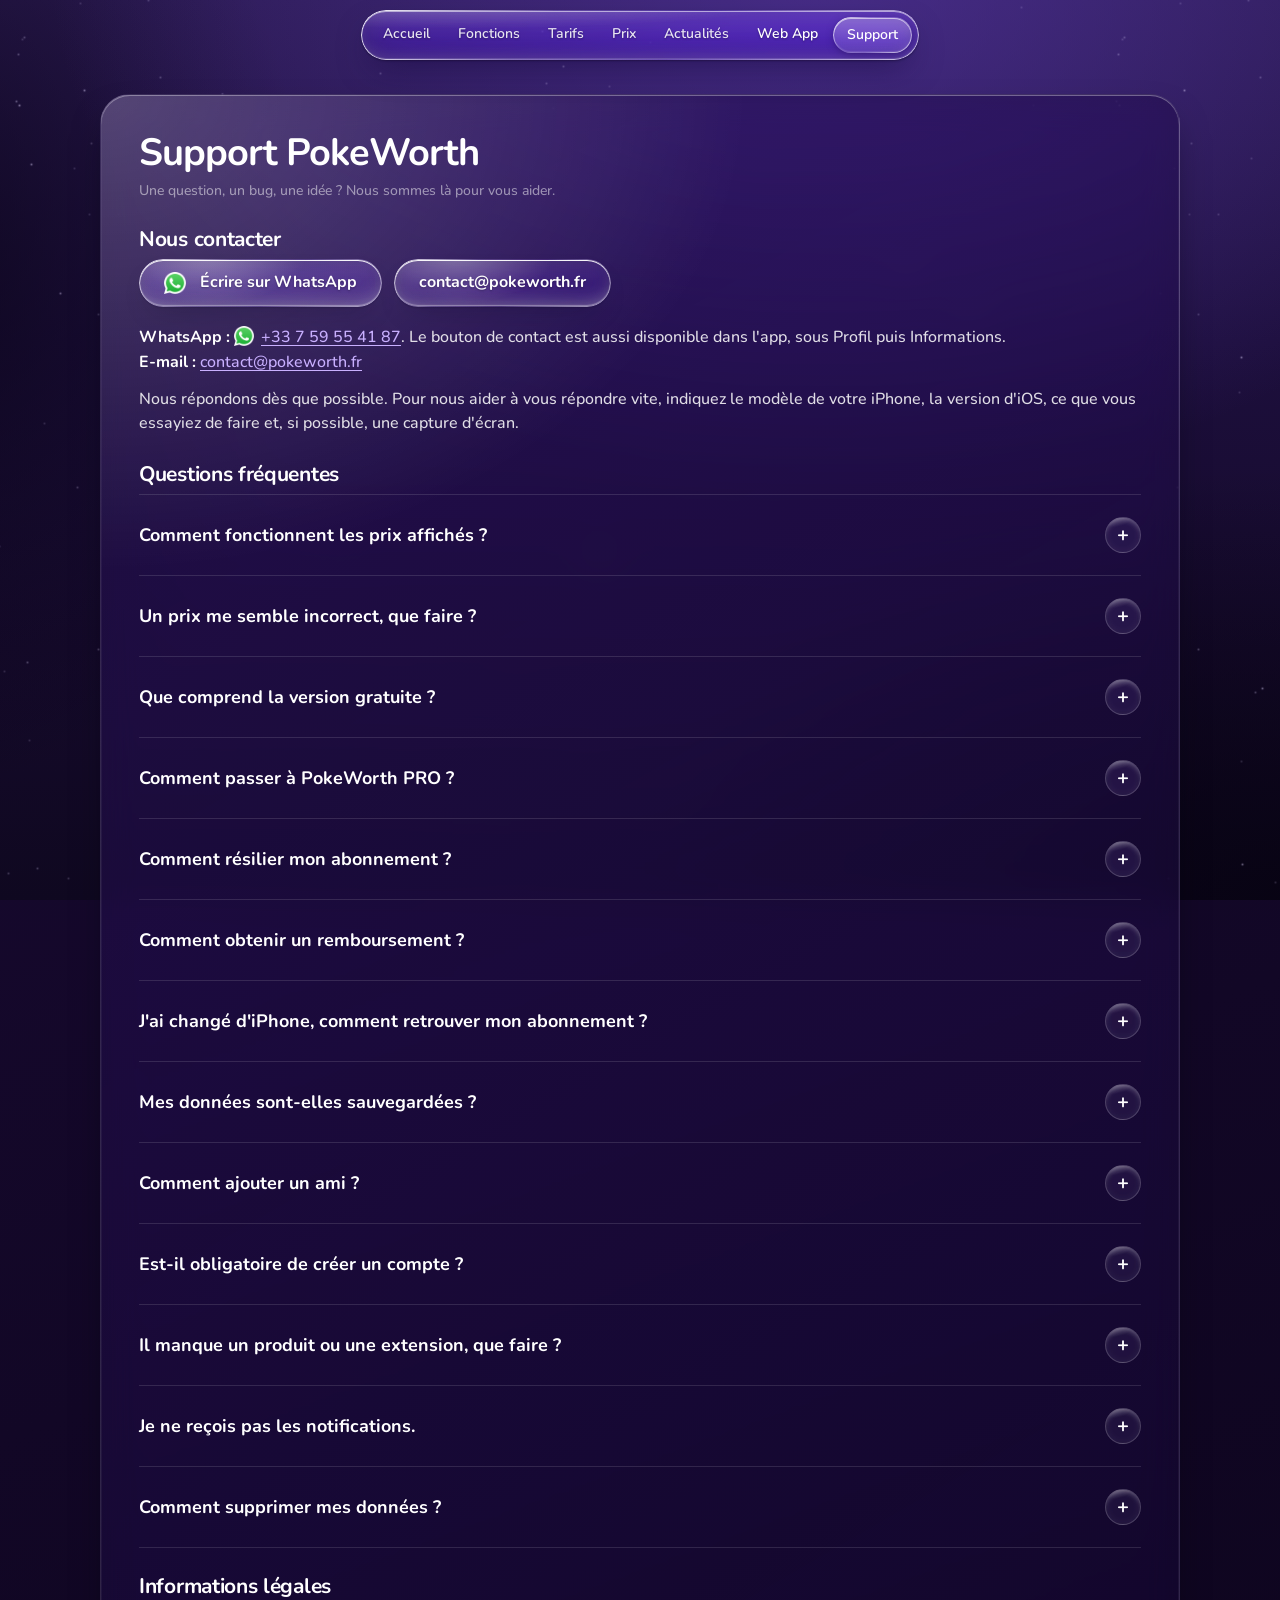
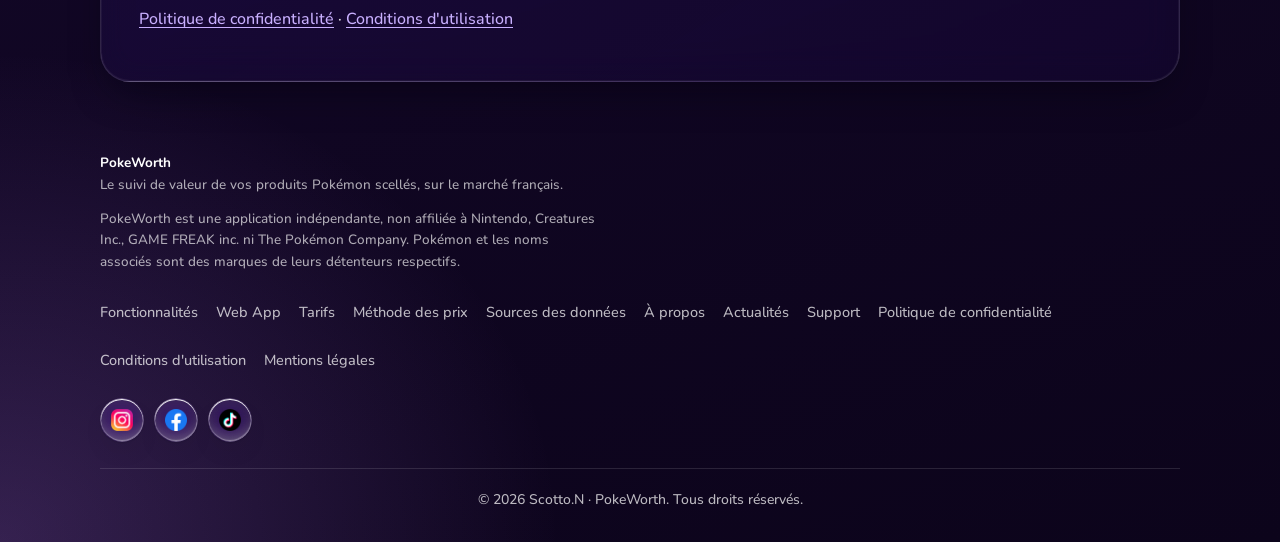
<file: support.html>
<!doctype html>
<html lang="fr">
<head>
<meta charset="utf-8">
<meta name="viewport" content="width=device-width,initial-scale=1">
<title>Support · PokeWorth</title>
<meta name="description" content="Besoin d'aide avec PokeWorth ? Contactez le support par WhatsApp et consultez les questions fréquentes sur les prix, l'abonnement et la sauvegarde iCloud.">
<meta name="theme-color" content="#1d1245">
<meta property="og:title" content="Support · PokeWorth">
<meta property="og:description" content="Besoin d'aide avec PokeWorth ? Contactez le support par WhatsApp et consultez les questions fréquentes sur les prix, l'abonnement et la sauvegarde iCloud.">
<meta property="og:type" content="website">
<meta property="og:url" content="https://pokeworth.fr/support.html">
<link rel="canonical" href="https://pokeworth.fr/support.html">
<meta property="og:image" content="https://pokeworth.fr/og-image.jpg?v=9.4">
<meta property="og:site_name" content="PokeWorth">
<meta property="og:locale" content="fr_FR">
<meta name="twitter:card" content="summary_large_image">
<meta name="twitter:image" content="https://pokeworth.fr/og-image.jpg?v=9.4">
<link rel="icon" href="favicon.ico?v=9.4" sizes="16x16 32x32 48x48">
<link rel="icon" type="image/png" sizes="16x16" href="favicon-16.png?v=9.4">
<link rel="icon" type="image/png" sizes="32x32" href="favicon.png?v=9.4">
<link rel="icon" type="image/png" sizes="48x48" href="favicon-48.png?v=9.4">
<link rel="icon" type="image/png" sizes="192x192" href="icon-192.png?v=9.4">
<link rel="apple-touch-icon" sizes="180x180" href="apple-touch-icon.png?v=9.4">
<link rel="manifest" href="site.webmanifest">
<link rel="preload" href="Nunito-500Medium.woff2" as="font" type="font/woff2" crossorigin>
<link rel="stylesheet" href="style.css?v=9.4">
</head>
<body>
<a class="skip" href="#main">Aller au contenu</a>
<header class="nav"><div class="wrap">
<nav aria-label="Navigation principale"><a class="nl" href="index.html">Accueil</a><a class="nl" href="fonctionnalites.html">Fonctions</a><a class="nl" href="tarifs.html">Tarifs</a><a class="nl" href="methode-des-prix.html">Prix</a><a class="nl" href="actualites.html">Actualités</a><a class="nl nl-app" href="catalogue.html">Web App</a><a class="nl" href="support.html" aria-current="page">Support</a></nav>
</div></header>
<main id="main">

<div class="wrap doc">
<div class="card">
<h1>Support PokeWorth</h1>
<p class="upd">Une question, un bug, une idée ? Nous sommes là pour vous aider.</p>

<h2>Nous contacter</h2>
<div class="contact">
<a class="cta" href="https://wa.me/33759554187"><img class="wa" src="whatsapp.png" alt="" width="20" height="20">Écrire sur WhatsApp</a>
<a class="cta ghost" href="mailto:contact@pokeworth.fr">contact@pokeworth.fr</a>
</div>
<p><strong>WhatsApp :</strong> <a class="walink" href="https://wa.me/33759554187"><img class="wa" src="whatsapp.png" alt="" width="20" height="20">+33 7 59 55 41 87</a>. Le bouton de contact est aussi disponible dans l'app, sous Profil puis Informations.<br>
<strong>E-mail :</strong> <a href="mailto:contact@pokeworth.fr">contact@pokeworth.fr</a></p>
<p>Nous répondons dès que possible. Pour nous aider à vous répondre vite, indiquez le modèle de votre iPhone, la version d'iOS, ce que vous essayiez de faire et, si possible, une capture d'écran.</p>

<h2>Questions fréquentes</h2>
<details><summary>Comment fonctionnent les prix affichés ?</summary><p>Les prix proviennent du marché français : premier prix Cardmarket et, selon les produits, dernière vente réussie sur eBay. Ils sont indicatifs et peuvent varier d'un instant à l'autre. Actualisez-les depuis l'app pour afficher les derniers relevés.</p></details>
<details><summary>Un prix me semble incorrect, que faire ?</summary><p>Écrivez-nous avec le nom du produit, le prix affiché et celui que vous constatez, si possible avec une capture d'écran. Nous vérifions et corrigeons si besoin. Les prix sont donnés à titre indicatif et ne constituent pas un conseil d'achat ou de vente.</p></details>
<details><summary>Que comprend la version gratuite ?</summary><p>Jusqu'à 10 items, l'historique des prix sur 30 jours et la valeur totale de votre collection. PokeWorth PRO débloque les items illimités, l'historique complet, les alertes de prix et le calculateur de rentabilité.</p></details>
<details><summary>Comment passer à PokeWorth PRO ?</summary><p>Depuis l'app, ouvrez l'écran d'abonnement ou touchez une fonction réservée au PRO. Le PRO coûte 1,99 € par mois ou 19,99 € par an, avec 7 jours d'essai gratuit pour les nouveaux abonnés. Le paiement est géré par Apple.</p></details>
<details><summary>Comment résilier mon abonnement ?</summary><p>Sur votre iPhone : Réglages, touchez votre nom, puis Abonnements, choisissez PokeWorth PRO et touchez Annuler l'abonnement. Pour ne pas être facturé à la fin de l'essai gratuit, annulez au moins 24 heures avant sa fin. L'accès PRO reste actif jusqu'à la fin de la période déjà payée. Supprimer l'app ne résilie pas l'abonnement.</p></details>
<details><summary>Comment obtenir un remboursement ?</summary><p>Les paiements étant gérés par Apple, la demande se fait auprès d'Apple sur reportaproblem.apple.com. Pour toute question, notre support reste à votre disposition.</p></details>
<details><summary>J'ai changé d'iPhone, comment retrouver mon abonnement ?</summary><p>Dans l'app, utilisez la fonction Restaurer les achats, avec le même identifiant Apple que lors de l'achat.</p></details>
<details><summary>Mes données sont-elles sauvegardées ?</summary><p>Oui, via iCloud. Connectez-vous au même identifiant Apple sur votre nouvel appareil et vos produits se synchronisent. Vérifiez que iCloud est activé pour PokeWorth dans Réglages, votre nom, iCloud, Apps utilisant iCloud.</p></details>
<details><summary>Comment ajouter un ami ?</summary><p>Ajoutez-le par son identifiant PokeWorth : il reçoit une demande et doit l'accepter. Vos amis voient uniquement vos produits et vos quantités, jamais vos prix.</p></details>
<details><summary>Est-il obligatoire de créer un compte ?</summary><p>Non. La connexion avec Apple ou Google est facultative. Elle sert surtout à la fonction Amis.</p></details>
<details><summary>Il manque un produit ou une extension, que faire ?</summary><p>Écrivez-nous avec le nom du produit et, si possible, un lien. Nous l'ajoutons au catalogue.</p></details>
<details><summary>Je ne reçois pas les notifications.</summary><p>Vérifiez dans Réglages, Notifications, PokeWorth que les notifications sont autorisées, puis dans l'app que la préférence Notifications est cochée. Pour les alertes de prix, un abonnement PRO est nécessaire.</p></details>
<details><summary>Comment supprimer mes données ?</summary><p>Écrivez-nous : nous supprimons vos données associées sur demande. Vous pouvez aussi supprimer vous-même vos données iCloud : retirez l'app, puis Réglages, votre nom, iCloud, Gérer le stockage du compte, PokeWorth, et supprimez les données. Voir la politique de confidentialité.</p></details>

<h2>Informations légales</h2>
<p><a href="confidentialite.html">Politique de confidentialité</a> · <a href="cgu.html">Conditions d'utilisation</a></p>
</div>
</div>

</main>
<footer><div class="wrap">
<div>
<p><strong>PokeWorth</strong><br>Le suivi de valeur de vos produits Pokémon scellés, sur le marché français.</p>
<p>PokeWorth est une application indépendante, non affiliée à Nintendo, Creatures Inc., GAME FREAK inc. ni The Pokémon Company. Pokémon et les noms associés sont des marques de leurs détenteurs respectifs.</p>
</div>
<div class="flinks">
<nav aria-label="Liens légaux">
<a href="fonctionnalites.html">Fonctionnalités</a><a href="catalogue.html">Web App</a><a href="tarifs.html">Tarifs</a><a href="methode-des-prix.html">Méthode des prix</a><a href="sources-des-donnees.html">Sources des données</a><a href="a-propos.html">À propos</a><a href="actualites.html">Actualités</a><a href="support.html">Support</a><a href="confidentialite.html">Politique de confidentialité</a><a href="cgu.html">Conditions d'utilisation</a><a href="mentions-legales.html">Mentions légales</a>
</nav>
<div class="social" aria-label="Réseaux sociaux">
<a class="sb" href="https://www.instagram.com/pokeworth/" target="_blank" rel="noopener" aria-label="PokeWorth sur Instagram"><img src="social-instagram.png?v=9.4" alt="" width="30" height="30"></a>
<a class="sb" href="https://www.facebook.com/profile.php?id=61594761881577" target="_blank" rel="noopener" aria-label="PokeWorth sur Facebook"><img src="social-facebook.png?v=9.4" alt="" width="30" height="30"></a>
<a class="sb" href="https://www.tiktok.com/@pokeworth_" target="_blank" rel="noopener" aria-label="PokeWorth sur TikTok"><img src="social-tiktok.png?v=9.4" alt="" width="30" height="30"></a>
</div>
</div>
</div>
<div class="wrap copy"><p>&copy; 2026 Scotto.N &middot; PokeWorth. Tous droits r&eacute;serv&eacute;s.</p></div>
</footer>

<script>document.addEventListener("pointermove",function(e){var b=e.target.closest&&e.target.closest(".cta,.filters button");if(!b)return;var r=b.getBoundingClientRect();b.style.setProperty("--mx",(e.clientX-r.left)+"px");b.style.setProperty("--my",(e.clientY-r.top)+"px")},{passive:true});</script>
</body>
</html>
</file>
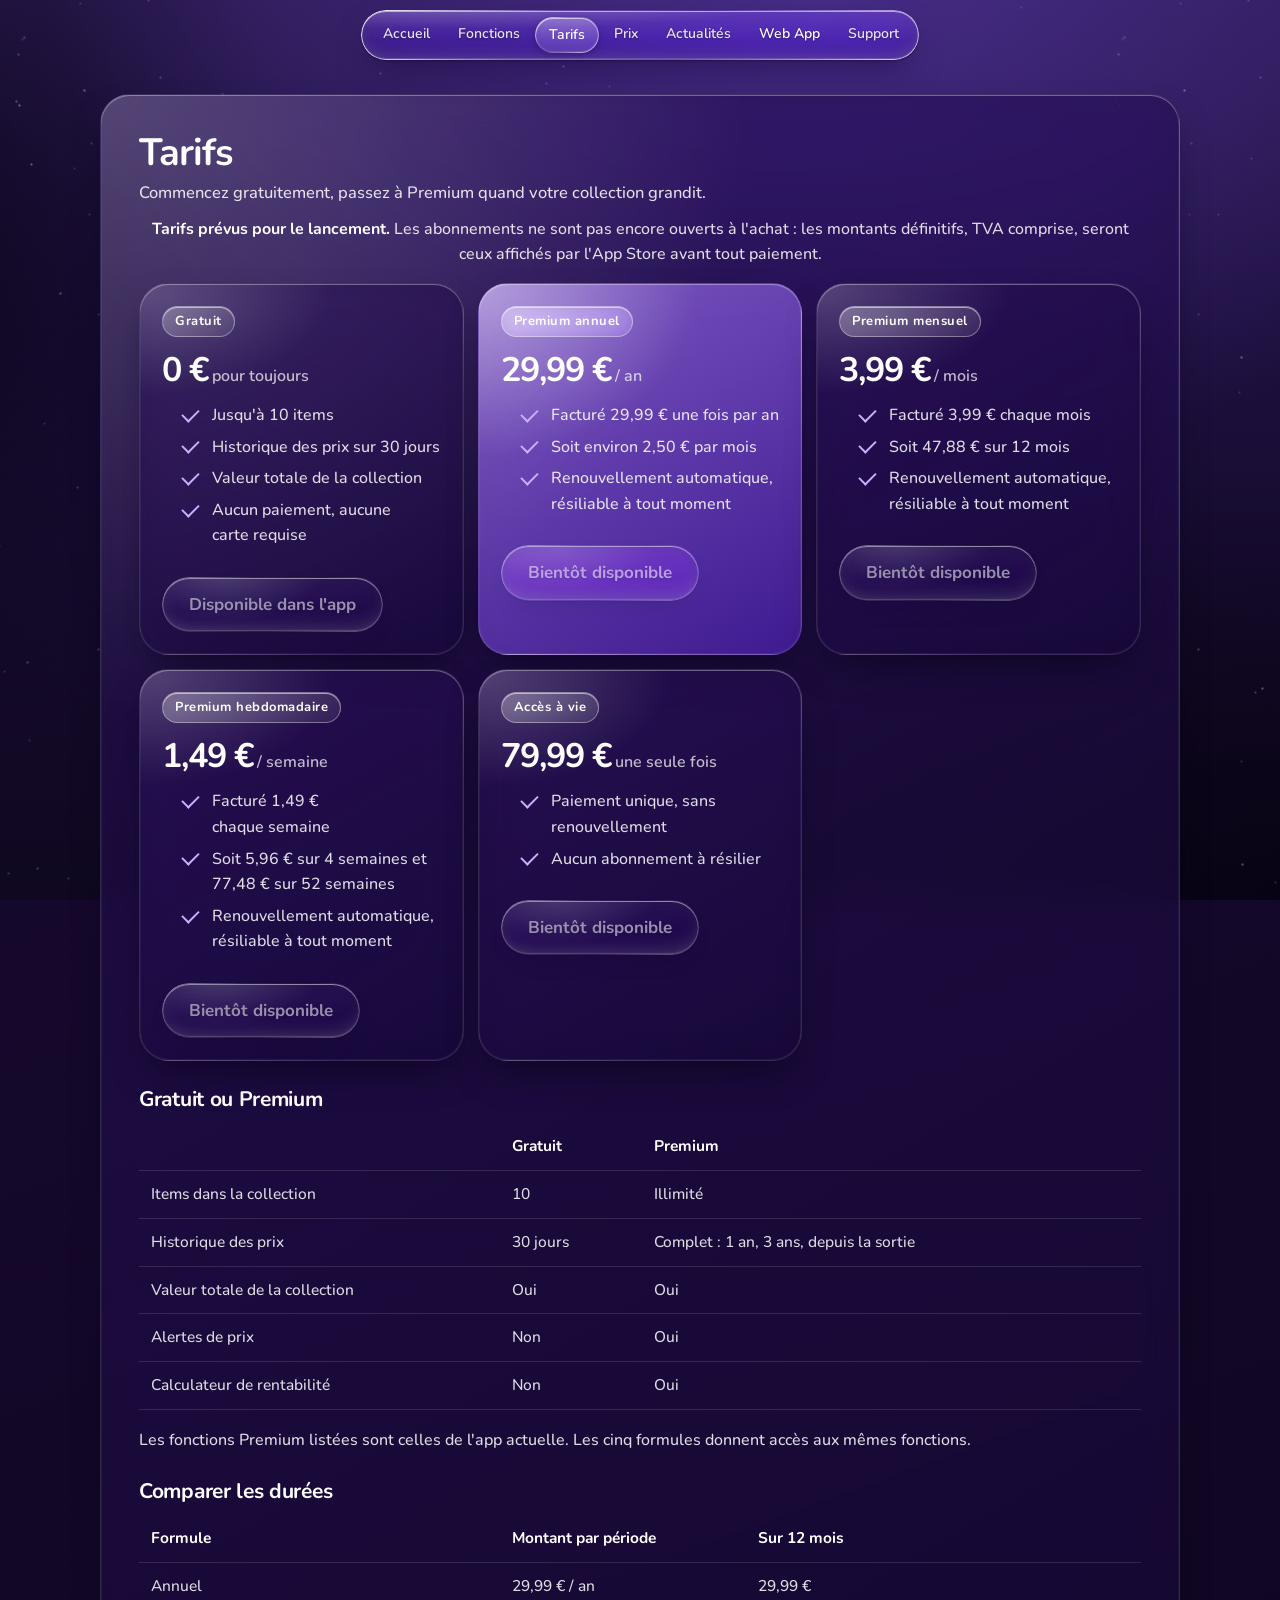
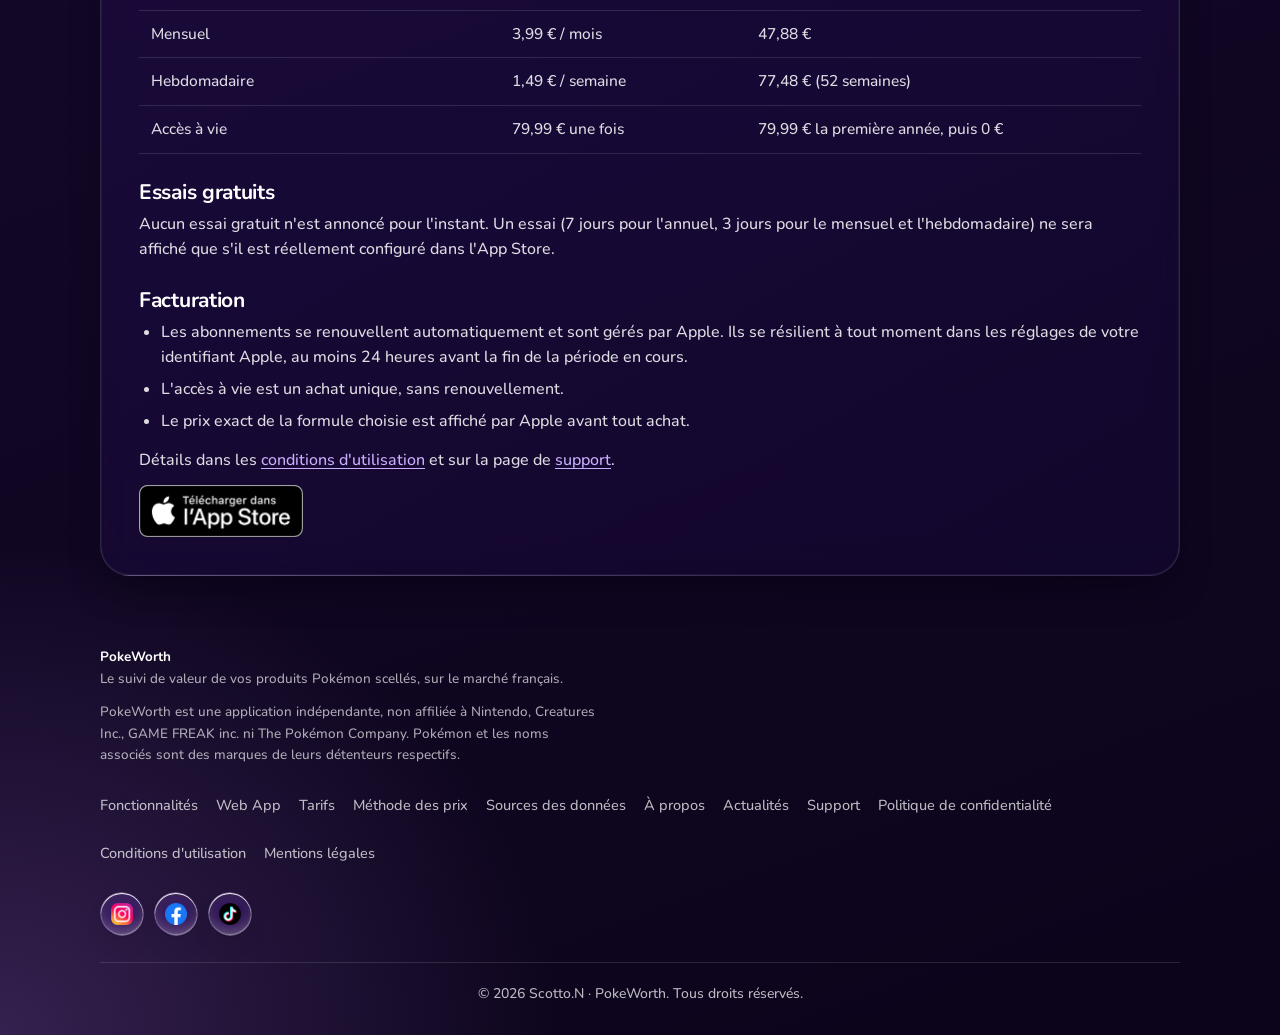
<file: tarifs.html>
<!doctype html>
<html lang="fr">
<head>
<meta charset="utf-8">
<meta name="viewport" content="width=device-width,initial-scale=1">
<title>Tarifs · PokeWorth</title>
<meta name="description" content="PokeWorth est gratuit jusqu'à 10 items. Formules Premium prévues : 29,99 € par an, 3,99 € par mois, 1,49 € par semaine ou 79,99 € en accès à vie.">
<meta name="theme-color" content="#1d1245">
<meta property="og:title" content="Tarifs · PokeWorth">
<meta property="og:description" content="PokeWorth est gratuit jusqu'à 10 items. Formules Premium prévues : 29,99 € par an, 3,99 € par mois, 1,49 € par semaine ou 79,99 € en accès à vie.">
<meta property="og:type" content="website">
<meta property="og:url" content="https://pokeworth.fr/tarifs.html">
<link rel="canonical" href="https://pokeworth.fr/tarifs.html">
<meta property="og:image" content="https://pokeworth.fr/og-image.jpg?v=9.4">
<meta property="og:site_name" content="PokeWorth">
<meta property="og:locale" content="fr_FR">
<meta name="twitter:card" content="summary_large_image">
<meta name="twitter:image" content="https://pokeworth.fr/og-image.jpg?v=9.4">
<link rel="icon" href="favicon.ico?v=9.4" sizes="16x16 32x32 48x48">
<link rel="icon" type="image/png" sizes="16x16" href="favicon-16.png?v=9.4">
<link rel="icon" type="image/png" sizes="32x32" href="favicon.png?v=9.4">
<link rel="icon" type="image/png" sizes="48x48" href="favicon-48.png?v=9.4">
<link rel="icon" type="image/png" sizes="192x192" href="icon-192.png?v=9.4">
<link rel="apple-touch-icon" sizes="180x180" href="apple-touch-icon.png?v=9.4">
<link rel="manifest" href="site.webmanifest">
<link rel="preload" href="Nunito-500Medium.woff2" as="font" type="font/woff2" crossorigin>
<link rel="stylesheet" href="style.css?v=9.4">
</head>
<body>
<a class="skip" href="#main">Aller au contenu</a>
<header class="nav"><div class="wrap">
<nav aria-label="Navigation principale"><a class="nl" href="index.html">Accueil</a><a class="nl" href="fonctionnalites.html">Fonctions</a><a class="nl" href="tarifs.html" aria-current="page">Tarifs</a><a class="nl" href="methode-des-prix.html">Prix</a><a class="nl" href="actualites.html">Actualités</a><a class="nl nl-app" href="catalogue.html">Web App</a><a class="nl" href="support.html">Support</a></nav>
</div></header>
<main id="main">

<div class="wrap doc pub">
<div class="card">
<h1>Tarifs</h1><p class="sub">Commencez gratuitement, passez à Premium quand votre collection grandit.</p>
<p class="note center"><strong>Tarifs prévus pour le lancement.</strong> Les abonnements ne sont pas encore ouverts à l'achat : les montants définitifs, TVA comprise, seront ceux affichés par l'App Store avant tout paiement.</p>
<div class="plans">
<div class="card plan">
<span class="tag">Gratuit</span>
<div class="price">0 €<small> pour toujours</small></div>
<ul><li>Jusqu'à 10 items</li><li>Historique des prix sur 30 jours</li><li>Valeur totale de la collection</li><li>Aucun paiement, aucune carte requise</li></ul>
<span class="cta ghost off" aria-disabled="true">Disponible dans l'app</span>
</div>
<div class="card plan pro">
<span class="tag">Premium annuel</span>
<div class="price">29,99 €<small> / an</small></div>
<ul><li>Facturé 29,99 € une fois par an</li><li>Soit environ 2,50 € par mois</li><li>Renouvellement automatique, résiliable à tout moment</li></ul>
<span class="cta ghost off" aria-disabled="true">Bientôt disponible</span>
</div>
<div class="card plan">
<span class="tag">Premium mensuel</span>
<div class="price">3,99 €<small> / mois</small></div>
<ul><li>Facturé 3,99 € chaque mois</li><li>Soit 47,88 € sur 12 mois</li><li>Renouvellement automatique, résiliable à tout moment</li></ul>
<span class="cta ghost off" aria-disabled="true">Bientôt disponible</span>
</div>
<div class="card plan">
<span class="tag">Premium hebdomadaire</span>
<div class="price">1,49 €<small> / semaine</small></div>
<ul><li>Facturé 1,49 € chaque semaine</li><li>Soit 5,96 € sur 4 semaines et 77,48 € sur 52 semaines</li><li>Renouvellement automatique, résiliable à tout moment</li></ul>
<span class="cta ghost off" aria-disabled="true">Bientôt disponible</span>
</div>
<div class="card plan">
<span class="tag">Accès à vie</span>
<div class="price">79,99 €<small> une seule fois</small></div>
<ul><li>Paiement unique, sans renouvellement</li><li>Aucun abonnement à résilier</li></ul>
<span class="cta ghost off" aria-disabled="true">Bientôt disponible</span>
</div>
</div>

<h2>Gratuit ou Premium</h2>
<table>
<tr><th></th><th>Gratuit</th><th>Premium</th></tr>
<tr><td>Items dans la collection</td><td>10</td><td>Illimité</td></tr>
<tr><td>Historique des prix</td><td>30 jours</td><td>Complet : 1 an, 3 ans, depuis la sortie</td></tr>
<tr><td>Valeur totale de la collection</td><td>Oui</td><td>Oui</td></tr>
<tr><td>Alertes de prix</td><td>Non</td><td>Oui</td></tr>
<tr><td>Calculateur de rentabilité</td><td>Non</td><td>Oui</td></tr>
</table>
<p class="note">Les fonctions Premium listées sont celles de l'app actuelle. Les cinq formules donnent accès aux mêmes fonctions.</p>

<h2>Comparer les durées</h2>
<table>
<tr><th>Formule</th><th>Montant par période</th><th>Sur 12 mois</th></tr>
<tr><td>Annuel</td><td>29,99 € / an</td><td>29,99 €</td></tr>
<tr><td>Mensuel</td><td>3,99 € / mois</td><td>47,88 €</td></tr>
<tr><td>Hebdomadaire</td><td>1,49 € / semaine</td><td>77,48 € (52 semaines)</td></tr>
<tr><td>Accès à vie</td><td>79,99 € une fois</td><td>79,99 € la première année, puis 0 €</td></tr>
</table>

<h2>Essais gratuits</h2>
<p>Aucun essai gratuit n'est annoncé pour l'instant. Un essai (7 jours pour l'annuel, 3 jours pour le mensuel et l'hebdomadaire) ne sera affiché que s'il est réellement configuré dans l'App Store.</p>

<h2>Facturation</h2>
<ul>
<li>Les abonnements se renouvellent automatiquement et sont gérés par Apple. Ils se résilient à tout moment dans les réglages de votre identifiant Apple, au moins 24 heures avant la fin de la période en cours.</li>
<li>L'accès à vie est un achat unique, sans renouvellement.</li>
<li>Le prix exact de la formule choisie est affiché par Apple avant tout achat.</li>
</ul>
<p>Détails dans les <a href="cgu.html">conditions d'utilisation</a> et sur la page de <a href="support.html">support</a>.</p>
<div class="appstore soon-badge" role="img" aria-label="Bientôt disponible dans l'App Store"><img src="badge-app-store-officiel.png?v=9.4" alt="Télécharger dans l'App Store" width="165" height="52" decoding="async"></div>
</div>
</div>

</main>
<footer><div class="wrap">
<div>
<p><strong>PokeWorth</strong><br>Le suivi de valeur de vos produits Pokémon scellés, sur le marché français.</p>
<p>PokeWorth est une application indépendante, non affiliée à Nintendo, Creatures Inc., GAME FREAK inc. ni The Pokémon Company. Pokémon et les noms associés sont des marques de leurs détenteurs respectifs.</p>
</div>
<div class="flinks">
<nav aria-label="Liens légaux">
<a href="fonctionnalites.html">Fonctionnalités</a><a href="catalogue.html">Web App</a><a href="tarifs.html">Tarifs</a><a href="methode-des-prix.html">Méthode des prix</a><a href="sources-des-donnees.html">Sources des données</a><a href="a-propos.html">À propos</a><a href="actualites.html">Actualités</a><a href="support.html">Support</a><a href="confidentialite.html">Politique de confidentialité</a><a href="cgu.html">Conditions d'utilisation</a><a href="mentions-legales.html">Mentions légales</a>
</nav>
<div class="social" aria-label="Réseaux sociaux">
<a class="sb" href="https://www.instagram.com/pokeworth/" target="_blank" rel="noopener" aria-label="PokeWorth sur Instagram"><img src="social-instagram.png?v=9.4" alt="" width="30" height="30"></a>
<a class="sb" href="https://www.facebook.com/profile.php?id=61594761881577" target="_blank" rel="noopener" aria-label="PokeWorth sur Facebook"><img src="social-facebook.png?v=9.4" alt="" width="30" height="30"></a>
<a class="sb" href="https://www.tiktok.com/@pokeworth_" target="_blank" rel="noopener" aria-label="PokeWorth sur TikTok"><img src="social-tiktok.png?v=9.4" alt="" width="30" height="30"></a>
</div>
</div>
</div>
<div class="wrap copy"><p>&copy; 2026 Scotto.N &middot; PokeWorth. Tous droits r&eacute;serv&eacute;s.</p></div>
</footer>

<script>document.addEventListener("pointermove",function(e){var b=e.target.closest&&e.target.closest(".cta,.filters button");if(!b)return;var r=b.getBoundingClientRect();b.style.setProperty("--mx",(e.clientX-r.left)+"px");b.style.setProperty("--my",(e.clientY-r.top)+"px")},{passive:true});</script>
</body>
</html>
</file>
<file: style.css>
/* =====================================================================
   PokeWorth · pokeworth.fr — feuille de style unique (v7.2, consolidée)
   Ordre : polices · variables · base · navigation · accueil · cartes ·
   boutons Liquid Glass · actualités · page série · pages de contenu ·
   pied de page · accessibilité · responsive
   ===================================================================== */

@font-face{font-family:"Nunito";font-weight:500;font-display:swap;src:url(Nunito-500Medium.woff2) format("woff2")}
@font-face{font-family:"Nunito";font-weight:600;font-display:swap;src:url(Nunito-600SemiBold.woff2) format("woff2")}
@font-face{font-family:"Nunito";font-weight:700;font-display:swap;src:url(Nunito-700Bold.woff2) format("woff2")}

:root{
  /* couleurs */
  --bg:#120726; --bg2:#1a0a35; --acc:#c9b0ff;
  --txt:#fff; --muted:rgba(255,255,255,.72); --body:rgba(255,255,255,.86); --dim:rgba(255,255,255,.66); --faint:rgba(255,255,255,.5);
  --line:rgba(255,255,255,.12);
  /* verre des cartes */
  --card-bg:linear-gradient(180deg,rgba(168,150,205,.24),rgba(96,76,140,.16) 40%,rgba(52,36,90,.30));
  --card-rim:inset 0 1px 0 rgba(255,255,255,.30),inset 0 0 0 1px rgba(255,255,255,.05);
  --card-drop:0 18px 40px -16px rgba(4,1,14,.7);
  --card-blur:blur(18px) saturate(130%);
  /* petits éléments en verre (pastilles J-xx, bouton +) */
  --pill-bg:radial-gradient(120% 90% at 22% -18%,rgba(255,255,255,.28),rgba(255,255,255,0) 50%),rgba(255,255,255,.04);
  --pill-sh:inset 0 5px 7px -6px rgba(255,255,255,.6),inset 0 0 10px rgba(255,255,255,.06);
  /* boutons Liquid Glass « Ultra Clear » (choisi le 05/10/2026) */
  --uc-blur:9px; --uc-sat:190%; --uc-fill:.025; --uc-tint:150,118,255; --uc-tint-a:.05;
  --btn-r:999px; --btn-r-sm:999px; /* boutons arrondis en pilule, comme la barre d'onglets de l'app */
  --uc-rim:.42; --uc-spec:.95; --uc-glow:0; --uc-glow-r:0px; --uc-drop:.3;
}

/* ---------- base ---------- */
*{box-sizing:border-box;margin:0;padding:0}
html{scroll-behavior:smooth;background:var(--bg)}
body{
  font-family:"Nunito",system-ui,-apple-system,"Segoe UI",sans-serif;
  color:var(--txt);font-size:16.5px;line-height:1.6;font-weight:500;min-height:100vh;
  background:
    radial-gradient(900px 650px at 85% -5%,rgba(139,92,246,.45),transparent 70%),
    radial-gradient(800px 700px at 0% 100%,rgba(192,132,252,.22),transparent 70%),
    linear-gradient(160deg,var(--bg2),var(--bg) 55%,#0c041b);
}
body::before{ /* fond fixe : dégradé violet profond + étoiles */
  content:"";position:fixed;inset:0;pointer-events:none;z-index:0;
  background:
    url(stars.webp) 0 0/1100px 1100px,
    radial-gradient(1100px 760px at 64% -4%,rgba(88,56,170,.62),transparent 70%),
    radial-gradient(520px 700px at -6% 30%,rgba(8,3,20,.70),transparent 75%),
    radial-gradient(900px 600px at 100% 100%,rgba(6,2,16,.78),transparent 72%),
    linear-gradient(180deg,#2b1a52 0%,#1d0f3d 38%,#150a2b 72%,#0f0820 100%);
}
a{color:var(--acc);text-decoration-thickness:1px;text-underline-offset:3px}
a:hover{color:#fff}
.wrap{width:min(1080px,100% - 40px);margin-inline:auto;position:relative;z-index:1}
h1{font-size:clamp(38px,6.2vw,66px);line-height:1.07;font-weight:700;letter-spacing:-1.5px;margin:12px auto 18px;max-width:16ch}
h2{font-size:clamp(25px,3.4vw,32px);letter-spacing:-.8px;font-weight:700;line-height:1.15;margin-bottom:6px}
section{padding:26px 0}
.sub{color:rgba(255,255,255,.82);max-width:60ch;margin-bottom:20px;text-wrap:balance}
.note,.soon{font-size:14px;color:var(--dim)}
.note{margin-top:12px}

/* ---------- navigation : barre flottante centrée, en pilule comme la barre d'onglets de l'app ---------- */
header.nav{position:sticky;top:10px;z-index:10;pointer-events:none}
.nav .wrap{
  display:flex;align-items:center;justify-content:center;
  width:fit-content;max-width:calc(100% - 24px);height:50px;margin:10px auto 0;padding:0 6px 0 8px;
  border-radius:var(--btn-r);pointer-events:auto}
.nav nav{display:flex;justify-content:center;flex-wrap:nowrap;gap:2px}
.nav nav a{position:relative;color:var(--muted);text-decoration:none;font-weight:600;font-size:14px;padding:6px 13px;border-radius:var(--btn-r-sm);transition:background .2s,color .2s}
.nav nav a::after{content:"";position:absolute;inset:-8px -2px} /* zone tactile >= 44 px */
.nav nav a:hover,.nav nav a[aria-current]{color:#fff}
.nav nav a:not([aria-current]):hover{background:rgba(255,255,255,.08)}

/* ---------- accueil ---------- */
/* première vue : seule l'en-tête (titre, icône, boutons) occupe l'écran ; le reste de l'accueil apparaît en faisant défiler */
.hero{display:flex;flex-direction:column;align-items:center;justify-content:center;min-height:calc(100vh - 52px);min-height:calc(100svh - 52px);padding:24px 0 40px;text-align:center}
.hero-brand{margin:0 0 22px;font-size:clamp(40px,7vw,60px);font-weight:700;letter-spacing:-1.2px;line-height:1;color:#fff}
.hero img.icon{width:112px;height:112px;border-radius:26px;box-shadow:0 28px 70px rgba(8,2,22,.65),0 0 0 1px rgba(255,255,255,.14)}
.hero h1{margin:20px auto 12px;font-size:clamp(34px,5.4vw,56px);max-width:18ch;text-wrap:balance}
.lead{color:rgba(255,255,255,.82);font-size:clamp(17px,2vw,19.5px);max-width:56ch;margin-inline:auto;text-wrap:balance}
.hero-cta{display:flex;flex-direction:column;align-items:center;justify-content:center;gap:12px;margin-top:22px}
.hero-cta .cta{margin:0;height:52px}
.soon{margin-top:10px}
.appstore{display:block;height:52px}
.appstore img{display:block;height:52px;width:auto}

/* ---------- cartes en verre ---------- */
.card,.callout,.askrow{
  position:relative;border-radius:30px;
  background:var(--card-bg);border:1px solid var(--line);box-shadow:var(--card-rim),var(--card-drop);
  -webkit-backdrop-filter:var(--card-blur);backdrop-filter:var(--card-blur);
  transition:transform .35s cubic-bezier(.2,.8,.2,1),box-shadow .35s}
.card{padding:22px}
.card h3{font-size:18.5px;font-weight:700;letter-spacing:-.3px;margin-bottom:6px}
.card p{font-size:15.5px;line-height:1.55}
.card p,.card li{color:var(--body)}
.feats .card:hover,.news:hover{transform:translateY(-3px);box-shadow:var(--card-rim),0 34px 64px -14px rgba(4,1,16,.7),0 8px 20px rgba(4,1,16,.32)}
.grid{display:grid;gap:14px;grid-template-columns:repeat(auto-fit,minmax(250px,1fr))}
.feats{grid-template-columns:repeat(3,1fr)}
.ico{width:40px;height:40px;border-radius:12px;margin-bottom:12px;display:grid;place-items:center;
  background:linear-gradient(145deg,rgba(255,255,255,.30),rgba(201,176,255,.12));border:1px solid rgba(255,255,255,.38);
  box-shadow:inset 0 1.5px 0 rgba(255,255,255,.65),inset 0 -1px 0 rgba(255,255,255,.12),0 8px 18px rgba(4,1,16,.35);
  -webkit-backdrop-filter:blur(8px);backdrop-filter:blur(8px)}
.ico svg{width:24px;height:24px;stroke:#fff;fill:none;stroke-width:1.8;stroke-linecap:round;stroke-linejoin:round}
.tag{display:inline-block;padding:4px 12px;border-radius:999px;font-size:13px;font-weight:700;letter-spacing:.5px;color:#fff;
  background:linear-gradient(145deg,rgba(255,255,255,.26),rgba(255,255,255,.08));border:1px solid rgba(255,255,255,.34);
  box-shadow:inset 0 1px 0 rgba(255,255,255,.55);-webkit-backdrop-filter:blur(10px);backdrop-filter:blur(10px)}
.tag.t-sortie{background:rgba(201,176,255,.18);border-color:rgba(201,176,255,.5)}
.tag.t-soon{color:#9bf0c4;background:linear-gradient(145deg,rgba(60,170,120,.34),rgba(60,170,120,.12));border-color:rgba(130,240,190,.5)}
.callout{border-radius:22px;padding:18px 22px;margin:18px 0 6px}
.callout strong{display:block;margin-bottom:6px;color:#fff}
.callout ul{margin:0 0 0 20px}
.askrow{display:flex;align-items:center;justify-content:space-between;gap:18px 28px;flex-wrap:wrap}
.askrow h2{margin-bottom:2px}
.askrow .sub{margin:0}

/* tarifs */
.plans{display:grid;gap:14px;grid-template-columns:repeat(auto-fit,minmax(min(290px,100%),1fr))}
.plan .price{font-size:34px;font-weight:700;letter-spacing:-1px;margin:6px 0 2px}
.plan .price small{font-size:16px;color:var(--muted);font-weight:600;letter-spacing:0}
.plan .price-alt{color:#fff;font-size:16px}
.plan ul{list-style:none;margin-top:12px;display:grid;gap:7px}
.plan li{padding-left:28px;position:relative;font-size:16px}
.plan li::before{content:"";position:absolute;left:2px;top:.55em;width:14px;height:8px;border-left:2.2px solid var(--acc);border-bottom:2.2px solid var(--acc);transform:rotate(-45deg) translateY(-50%)}
.card.plan.pro{background:radial-gradient(130% 90% at 0% 0%,rgba(255,255,255,.40),rgba(255,255,255,0) 52%),linear-gradient(150deg,rgba(176,132,255,.62),rgba(88,40,200,.56))}

/* ---------- boutons Liquid Glass « Ultra Clear » ----------
   .cta (principal ; .ghost = secondaire) · .filters button · liens retour · .serie-link · .more-news · réseaux sociaux · barre du haut */
.cta{display:inline-flex;align-items:center;justify-content:center;gap:10px;margin-top:24px;padding:13px 26px;border-radius:var(--btn-r);font-weight:700;font-size:17px;text-decoration:none}
.cta img.wa{width:22px;height:22px;margin:0 2px 0 0;flex:none}
.cta:has(img.wa){gap:12px}
.filters{display:flex;flex-wrap:wrap;gap:8px;margin:4px 0 18px}
.filters button{font:inherit;font-weight:700;font-size:14.5px;cursor:pointer;border-radius:var(--btn-r-sm);padding:8px 16px;min-height:44px}
.serie-link{display:inline-flex;align-items:center;gap:8px;padding:11px 22px;margin-top:12px;font-weight:700;font-size:15px;line-height:1.2;border-radius:var(--btn-r);text-decoration:none}
.serie-link::after{content:"\2192"}
.more-news{display:inline-flex;align-items:center;gap:8px;padding:12px 26px;margin-top:6px;border-radius:var(--btn-r);font-weight:700;text-decoration:none}
.more-news::after{content:"\2192"}
.crumb a,.crumb-bottom a{display:inline-flex;align-items:center;gap:10px;padding:13px 30px;border-radius:var(--btn-r);font-weight:700;font-size:16px;line-height:1;text-decoration:none}

.cta,.filters button,.crumb a,.crumb-bottom a,.serie-link,.more-news,a.sb,.sb.soon,.nav .wrap,.nav nav a[aria-current]{
  --f:var(--uc-fill); --tA:0; --gk:.4;
  --uc-bg:
    linear-gradient(180deg,rgba(var(--uc-tint),calc(var(--tA) * 1.5)),rgba(var(--uc-tint),var(--tA))),
    linear-gradient(180deg,rgba(255,255,255,calc(var(--f) + .05)),rgba(255,255,255,var(--f)) 55%,rgba(255,255,255,calc(var(--f) * .5)));
  --uc-sh:
    inset 0 1px .5px rgba(255,255,255,var(--uc-spec)),
    inset 0 -1px 1px rgba(255,255,255,calc(var(--uc-spec) * .35)),
    inset 0 -14px 22px -16px rgba(255,255,255,calc(var(--uc-spec) * .5)),
    0 1px 2px rgba(8,3,24,calc(var(--uc-drop) * .5)),
    0 12px 30px -14px rgba(8,3,24,var(--uc-drop)),
    0 0 var(--uc-glow-r) rgba(var(--uc-tint),calc(var(--uc-glow) * var(--gk)));
  position:relative;isolation:isolate;color:#fff;
  background:var(--uc-bg);border:1px solid transparent;box-shadow:var(--uc-sh);
  -webkit-backdrop-filter:blur(var(--uc-blur)) saturate(var(--uc-sat));backdrop-filter:blur(var(--uc-blur)) saturate(var(--uc-sat));
  text-shadow:0 1px 2px rgba(8,3,24,.3);
  transition:transform .45s cubic-bezier(.2,1.4,.4,1),box-shadow .3s ease;
}
/* liseré lumineux en dégradé */
.cta::before,.filters button::before,.crumb a::before,.crumb-bottom a::before,.serie-link::before,.more-news::before,a.sb::before,.sb.soon::before,.nav .wrap::before,.nav nav a[aria-current]::before{
  content:"";position:absolute;inset:-1px;z-index:-1;border-radius:inherit;padding:1px;pointer-events:none;
  background:linear-gradient(135deg,
    rgba(255,255,255,calc(var(--uc-rim) * 2.2)) 0%,
    rgba(255,255,255,calc(var(--uc-rim) * .35)) 32%,
    rgba(255,255,255,calc(var(--uc-rim) * .12)) 58%,
    rgba(255,255,255,calc(var(--uc-rim) * 1.4)) 100%);
  -webkit-mask:linear-gradient(#000 0 0) content-box,linear-gradient(#000 0 0);-webkit-mask-composite:xor;
  mask:linear-gradient(#000 0 0) content-box,linear-gradient(#000 0 0);mask-composite:exclude}
/* reflet qui suit le doigt / la souris (position posée par le petit script en bas de page) */
.cta::after,.filters button::after{
  content:"";position:absolute;inset:0;z-index:-1;border-radius:inherit;pointer-events:none;opacity:.7;transition:opacity .3s;
  background:radial-gradient(140px 70px at var(--mx,28%) var(--my,-10%),rgba(255,255,255,calc(var(--uc-spec) * .45)),rgba(255,255,255,0) 70%)}
.cta:hover::after,.filters button:hover::after{opacity:1}
.cta:not(.ghost){--tA:var(--uc-tint-a);--gk:1}                 /* bouton principal : légère teinte violette */
.filters button[aria-pressed="true"]{--f:calc(var(--uc-fill) + .12);--tA:var(--uc-tint-a)}
.cta:hover,.filters button:hover,.crumb a:hover,.crumb-bottom a:hover,.serie-link:hover,.more-news:hover,a.sb:hover{
  --f:calc(var(--uc-fill) + .05);color:#fff;transform:translateY(-1px) scale(1.02)}
.cta:active,.filters button:active,.crumb a:active,.crumb-bottom a:active,.serie-link:active,.more-news:active,a.sb:active{transform:scale(.96);transition-duration:.12s}
.cta:focus-visible,.filters button:focus-visible,.crumb a:focus-visible,.crumb-bottom a:focus-visible,.serie-link:focus-visible,.more-news:focus-visible,a.sb:focus-visible{outline:2px solid #fff;outline-offset:3px;border-radius:var(--btn-r)}
/* barre du haut : même verre, plus de flou pour rester lisible au-dessus du contenu qui défile */
.nav .wrap{--f:.03;-webkit-backdrop-filter:blur(16px) saturate(190%);backdrop-filter:blur(16px) saturate(190%)}
/* lien actif : pastille plus sombre et translucide, comme l'onglet sélectionné de l'app */
.nav nav a[aria-current]{background:linear-gradient(180deg,rgba(14,8,40,.34),rgba(14,8,40,.2));-webkit-backdrop-filter:blur(6px) saturate(160%);backdrop-filter:blur(6px) saturate(160%);box-shadow:inset 0 1px 3px rgba(8,3,24,.45),inset 0 -1px 1px rgba(255,255,255,.14),0 0 0 1px rgba(255,255,255,.1)}

/* ---------- pages de contenu (support, légal) ---------- */
.doc{padding:34px 0 20px}
.doc .card{padding:clamp(22px,4vw,38px);background:radial-gradient(120% 60% at 0% 0%,rgba(255,255,255,.22),rgba(255,255,255,0) 50%),linear-gradient(150deg,rgba(40,18,84,.62),rgba(20,8,48,.58))}
.doc h1{font-size:clamp(28px,4.4vw,38px);letter-spacing:-1px;margin:0 0 6px;max-width:none;text-align:left}
.doc .sub{font-size:16.5px}
.doc .upd{color:var(--faint);font-size:14px;margin-bottom:24px}
.doc h2{font-size:21px;margin:26px 0 8px;letter-spacing:-.3px}
.doc h3{font-size:18px;margin:20px 0 6px}
.doc p,.doc li{color:var(--body);font-size:16px}
.doc p{margin-bottom:12px}
.doc ul{margin:6px 0 14px 22px;display:grid;gap:6px}
.doc strong{color:#fff;font-weight:700}
.doc table{width:100%;border-collapse:collapse;margin:12px 0 18px;font-size:15.5px}
.doc th,.doc td{text-align:left;padding:11px 12px;border-bottom:1px solid var(--line);vertical-align:top;color:var(--body)}
.doc th{color:#fff;font-weight:700}
.doc a[href^="mailto:"]:not(.cta),.doc a[href^="https://wa.me"]:not(.cta){padding-block:10px} /* zone tactile agrandie sans décaler les lignes */
.tbl{overflow-x:auto}
.contact{display:flex;flex-wrap:wrap;gap:12px;margin:6px 0 18px}
.contact .cta{margin-top:0;padding:10px 24px;font-size:16px;min-height:46px;text-align:center}
.askrow .cta{min-height:46px}
img.wa{width:20px;height:20px;vertical-align:-4px;margin-right:7px;display:inline-block}
.walink{white-space:nowrap}
/* questions fréquentes */
details{border-top:1px solid var(--line);padding:16px 0}
details:last-of-type{border-bottom:1px solid var(--line)}
details p{margin-top:10px}
summary{cursor:pointer;font-weight:700;font-size:18px;list-style:none;display:flex;justify-content:space-between;align-items:center;gap:16px;color:#fff;min-height:48px;padding-block:6px}
summary::-webkit-details-marker{display:none}
summary::after{content:"+";display:inline-flex;align-items:center;justify-content:center;flex:none;width:34px;height:34px;border-radius:50%;
  font-size:20px;line-height:1;color:#fff;background:var(--pill-bg);border:1px solid rgba(255,255,255,.2);box-shadow:var(--pill-sh);
  -webkit-backdrop-filter:blur(3px) brightness(1.1);backdrop-filter:blur(3px) brightness(1.1)}
details[open] summary::after{content:"–"}

/* ---------- teasing : aperçus de l'app dans des iPhone ---------- */
.teaser{margin:8px 0 34px;padding:30px 26px 22px;border-radius:28px;background:linear-gradient(180deg,rgba(255,255,255,.07),rgba(255,255,255,.03));border:1px solid rgba(255,255,255,.16);box-shadow:inset 0 1px .5px rgba(255,255,255,.35),0 20px 50px -24px rgba(8,3,24,.7);-webkit-backdrop-filter:blur(10px) saturate(170%);backdrop-filter:blur(10px) saturate(170%);overflow:hidden}
.teaser-text{max-width:60ch;margin:0 auto;text-align:center}
.teaser-text h2{margin:14px 0 10px;font-size:clamp(24px,4vw,32px);line-height:1.15;text-wrap:balance}
.teaser-text p{color:var(--muted);font-size:16px;text-wrap:balance}
.phones{display:flex;justify-content:center;align-items:flex-end;gap:clamp(10px,3vw,34px);margin:30px auto 8px}
.phone-fig{margin:0;width:clamp(92px,24vw,250px);text-align:center}
.phone-fig.mid{width:clamp(100px,27vw,280px);margin-bottom:14px}
.phone-fig{container-type:inline-size}
.phone{position:relative;padding:1.9cqw;border-radius:16.5cqw;background:linear-gradient(145deg,#8a8398 0%,#3b3550 18%,#1c1830 50%,#4a4462 82%,#8a8398 100%);box-shadow:0 0 0 .4cqw rgba(0,0,0,.55),0 26px 50px -18px rgba(5,2,16,.85),inset 0 0 0 .35cqw rgba(255,255,255,.28)}
.phone::before{content:"";position:absolute;z-index:2;top:4.7cqw;left:50%;width:31cqw;height:9.2cqw;transform:translateX(-50%);border-radius:99px;background:#030208}
.phone img{display:block;width:100%;height:auto;aspect-ratio:660/1434;border-radius:14.6cqw;background:#1a1038}
.phone-fig figcaption{margin-top:12px;font-size:13px;font-weight:700;color:var(--muted)}
.teaser-note{margin:10px auto 0;text-align:center;font-size:12.5px;color:var(--dim)}

/* ---------- actualités ---------- */
.news-page{padding-top:34px}
.news-grid{display:grid;grid-template-columns:1fr;gap:12px}
.news{padding:20px 22px}
.news h2,.news h3{font-size:19px;margin:8px 0 6px;letter-spacing:-.3px}
.news p{font-size:15.5px}
.news-meta{display:flex;flex-wrap:wrap;align-items:center;gap:8px}
.news-date{font-size:14px;color:var(--dim);margin-left:auto}
.news-points{margin:10px 0 0 20px;display:grid;gap:5px;color:var(--muted);font-size:15.5px}
.news-link{display:inline-block;margin-top:10px;font-weight:700}
.news-hero,.news-row{
  background:linear-gradient(180deg,rgba(168,150,205,.16),rgba(52,36,90,.30));border:1px solid rgba(255,255,255,.14);border-radius:28px;
  box-shadow:inset 0 1px 0 rgba(255,255,255,.28),0 18px 40px -16px rgba(4,1,14,.7);overflow:hidden;
  -webkit-backdrop-filter:blur(18px) saturate(130%);backdrop-filter:blur(18px) saturate(130%)}
.nh-visual{display:flex;align-items:center;justify-content:center;padding:34px 20px 22px;min-height:210px;
  background:radial-gradient(60% 75% at 50% 52%,rgba(214,168,70,.34),rgba(214,168,70,0) 72%),rgba(10,5,24,.42)}
.nh-visual img{max-width:min(340px,82%);max-height:150px;width:auto;height:auto;filter:drop-shadow(0 8px 22px rgba(0,0,0,.55))}
.nh-body{display:flex;align-items:flex-end;justify-content:space-between;gap:14px;padding:6px 22px 20px}
.nh-text{min-width:0}
.nh-body h2,.nh-body h3,.nr-text h2,.nr-text h3{margin:2px 0 0;font-size:21px;line-height:1.25;color:#fff;letter-spacing:-.2px}
.nh-desc{margin:-6px 22px 20px;color:var(--muted);font-size:15px}
.doc .nh-desc{font-size:16.5px;margin-bottom:12px}
.news-row{display:flex;flex-wrap:wrap;align-items:center;gap:16px;padding:12px 16px 12px 12px}
.nr-thumb{flex:none;width:84px;height:84px;border-radius:20px;display:flex;align-items:center;justify-content:center;background:rgba(10,5,24,.50);border:1px solid rgba(255,255,255,.08)}
.nr-thumb img{max-width:74px;max-height:56px;width:auto;height:auto}
.nr-text{flex:1;min-width:0}
.nr-text h2,.nr-text h3{font-size:18px}
.nr-text p{margin:4px 0 0;color:var(--muted);font-size:14.5px}
.news-row h2 a,.news-row h3 a,.news-hero h2 a,.news-hero h3 a{color:inherit;text-decoration:none}
.news-row h2 a:hover,.news-row h3 a:hover,.news-hero h2 a:hover,.news-hero h3 a:hover{text-decoration:underline}
.np-inline{margin:8px 0 0 18px;font-size:14.5px;gap:3px}
.news-hero .np-inline{margin:-4px 22px 20px 40px}
.serie-more{padding:2px 22px 22px 40px}
.serie-more .serie-link{margin-top:0}
.nr-more{flex:1 1 100%;margin-top:-4px;padding:0 0 4px 100px}
.nr-more .serie-link{margin-top:0}
.chip{flex:none;font-weight:700;font-size:14px;color:#fff;padding:6px 13px;border-radius:999px;
  background:var(--pill-bg);border:1px solid rgba(255,255,255,.22);box-shadow:var(--pill-sh);
  -webkit-backdrop-filter:blur(3px) saturate(150%) brightness(1.1);backdrop-filter:blur(3px) saturate(150%) brightness(1.1)}
.chip-now{background:radial-gradient(120% 90% at 22% -18%,rgba(255,255,255,.28),rgba(255,255,255,0) 50%),rgba(70,190,130,.16)}
/* galerie de produits dans une actualité */
.prod-grid{flex:1 1 100%;display:grid;grid-template-columns:repeat(2,1fr);gap:12px;margin-top:14px}
.news-hero .prod-grid{margin:0 22px 22px}
.prod{margin:0;border-radius:18px;padding:12px 12px 14px;background:rgba(255,255,255,.06);border:.5px solid rgba(255,255,255,.2);
  box-shadow:inset 0 1px 0 rgba(255,255,255,.18),0 4px 8px rgba(4,1,16,.18);display:flex;flex-direction:column;gap:10px}
.prod-wide{grid-column:span 2}
.prod-img{display:flex;align-items:center;justify-content:center;height:150px}
.prod-wide .prod-img{height:130px}
.prod-img img{max-width:100%;max-height:100%;width:auto;height:auto;object-fit:contain;filter:drop-shadow(0 8px 14px rgba(4,1,16,.55))}
.prod figcaption{display:flex;flex-direction:column;gap:2px;text-align:center}
.prod figcaption strong{color:#fff;font-size:15px;line-height:1.25}
.prod figcaption span{color:var(--muted);font-size:13.5px;line-height:1.3}

/* ---------- page série ---------- */
.serie{padding-top:28px;padding-bottom:56px;max-width:860px}
.crumb{margin-bottom:20px}
.crumb-bottom{margin-top:28px;text-align:center}
.serie-head{display:flex;align-items:center;gap:18px;padding:16px 20px 16px 16px;border-radius:28px;background:rgba(255,255,255,.07);border:.5px solid rgba(255,255,255,.22);
  box-shadow:inset 0 1px 0 rgba(255,255,255,.18),0 12px 32px rgba(4,1,16,.35);-webkit-backdrop-filter:blur(18px);backdrop-filter:blur(18px)}
.serie-logo{flex:none;width:132px;height:112px;padding:8px;border-radius:26px;overflow:hidden;background:#1a0f33;display:flex;align-items:center;justify-content:center}
.serie-logo img{width:100%;height:100%;object-fit:contain}
.serie-title{flex:1;min-width:0}
.serie-kicker{margin:0 0 2px;color:#A78BFA;font-weight:700;font-size:13px;letter-spacing:.06em;text-transform:uppercase}
.serie-title h1{margin:0 0 6px;font-size:clamp(26px,5vw,38px);line-height:1.1;color:#fff}
.serie-intro{margin:18px 4px 0;color:var(--muted)}
.serie-count{margin:26px 4px 12px;font-size:20px;color:#fff}
.prod-list{display:flex;flex-direction:column;gap:12px}
.prod-row{display:flex;align-items:center;gap:16px;padding:12px 18px 12px 12px;border-radius:24px;background:rgba(255,255,255,.06);border:.5px solid rgba(255,255,255,.2);box-shadow:inset 0 1px 0 rgba(255,255,255,.14)}
.pr-img{flex:none;width:140px;height:104px;display:flex;align-items:center;justify-content:center;border-radius:18px;background:rgba(255,255,255,.05)}
.pr-img img{max-width:92%;max-height:90%;object-fit:contain;filter:drop-shadow(0 6px 10px rgba(4,1,16,.55))}
.pr-text h3{margin:0 0 3px;font-size:17px;color:#fff;line-height:1.25}
.pr-text p{margin:0;color:var(--muted);font-size:14.5px;line-height:1.35}

/* ---------- pied de page ---------- */
footer{margin-top:26px;padding:24px 0 30px;position:relative;z-index:1}
footer .wrap{display:flex;flex-wrap:wrap;gap:18px 32px;justify-content:space-between}
footer p{font-size:13.5px;color:var(--dim);max-width:62ch}
footer p strong{color:#fff}
footer p + p{margin-top:12px}
footer .flinks{flex:1 1 100%;display:flex;align-items:center;justify-content:space-between;gap:16px 24px;flex-wrap:wrap}
footer nav{display:flex;flex-wrap:wrap;gap:4px 18px}
footer nav a{position:relative;display:inline-flex;align-items:center;min-height:44px;font-size:14.5px;color:var(--muted);text-decoration:none}
footer nav a:hover{color:#fff}
.social{display:flex;align-items:center;justify-content:flex-end;gap:10px;flex:none}
.sb{flex:none;width:44px;height:44px;border-radius:50%;display:inline-flex;align-items:center;justify-content:center}
.sb img{width:22px;height:22px;display:block}
.sb.soon{cursor:default}
.sb.soon img{opacity:.45;filter:blur(1px) saturate(.4)}
footer .copy{display:block;margin-top:26px;padding-top:20px;border-top:1px solid var(--line)}
footer .copy p{max-width:none;text-align:center;font-size:14px;color:var(--muted)}

/* ---------- accessibilité ---------- */
.skip{position:absolute;left:12px;top:-60px;z-index:100;background:#fff;color:#2a0f55;padding:10px 16px;border-radius:12px;font-weight:700;text-decoration:none;transition:top .15s}
.skip:focus{top:10px}
:focus-visible{outline:2px solid var(--acc);outline-offset:3px;border-radius:6px}
.tbl:focus-visible{outline-offset:-2px}

/* ---------- repli sans flou / mouvement réduit ---------- */
@supports not ((backdrop-filter:blur(1px)) or (-webkit-backdrop-filter:blur(1px))){
  .card,.callout,.askrow{background:linear-gradient(150deg,rgba(60,30,120,.92),rgba(30,14,70,.94))}
  .cta,.filters button,.crumb a,.crumb-bottom a,.serie-link,.more-news,a.sb,.sb.soon,.nav .wrap{background:rgba(70,45,150,.6)}
}
@media (prefers-reduced-motion:reduce){
  html{scroll-behavior:auto}
  .card,.cta,.filters button,.crumb a,.crumb-bottom a,.serie-link,.more-news,a.sb{transition:none}
  .feats .card:hover,.news:hover,.cta:hover,.cta:active,.filters button:hover,.filters button:active,.crumb a:hover,.crumb-bottom a:hover,.serie-link:hover,.more-news:hover,a.sb:hover{transform:none}
}

/* ---------- responsive ---------- */
@media (min-width:700px){.prod-grid{grid-template-columns:repeat(3,1fr)}.prod-img{height:170px}.prod-wide .prod-img{height:150px}}
@media (max-width:900px){.feats{grid-template-columns:repeat(2,1fr)}}
@media (max-width:640px){
  footer .flinks{flex-direction:column;align-items:flex-start}
  .social{justify-content:flex-start}
}
@media (max-width:560px){
  /* barre du haut : 5 liens sur une ligne */
  header.nav{top:6px}
  .nav .wrap{max-width:calc(100% - 16px);height:54px;margin-top:6px;padding:0 6px}
  .nav nav{flex:1 1 auto;min-width:0;gap:0}
  .nav nav a{flex:none;padding:8px 6px;font-size:12px;white-space:nowrap}
  /* accueil */
  .hero{padding-top:30px}
  .hero-brand{margin-bottom:16px}
  .hero img.icon{width:96px;height:96px;border-radius:22px}
  section{padding:20px 0}
  .feats{grid-template-columns:1fr}
  .card{padding:20px}
  .card,.callout,.askrow{border-radius:26px}
  .askrow{text-align:center;justify-content:center}
  /* boutons */
  .contact{flex-direction:column;align-items:stretch}
  .contact .cta{display:flex;width:100%}
  .filters{flex-wrap:nowrap;gap:6px;overflow-x:auto;scrollbar-width:none;margin-inline:-2px;padding:2px}
  .filters::-webkit-scrollbar{display:none}
  .filters button{flex:none;font-size:13px;padding:8px 11px;white-space:nowrap}
  /* actualités */
  .news-date{margin-left:0;width:100%}
  .nh-visual{min-height:170px;padding:26px 16px 16px}
  .nh-visual img{max-height:116px}
  .nh-body{padding:4px 16px 16px}
  .nh-body h2,.nh-body h3{font-size:19px}
  .nh-desc{margin:-4px 16px 16px}
  .news-row{align-items:flex-start;gap:12px;padding:10px 12px 10px 10px}
  .nr-thumb{width:68px;height:68px;border-radius:17px}
  .nr-thumb img{max-width:60px;max-height:46px}
  .nr-text h2,.nr-text h3{font-size:16.5px}
  .chip{font-size:13px;padding:5px 11px;align-self:flex-start}
  .serie-more{padding:2px 16px 18px 16px}
  .nr-more{margin-top:0;padding:0 0 4px}
  /* page série */
  .serie-head{flex-wrap:wrap;position:relative}
  .serie-head .chip{position:absolute;top:14px;right:14px}
  .serie-logo{width:104px;height:84px;padding:6px;border-radius:20px}
  .pr-img{width:104px;height:84px}
  .prod-row{gap:12px}
  .serie .crumb a,.serie .crumb-bottom a{padding:12px 24px}
}
@media (max-width:380px){.nav nav a{font-size:11.5px}}
@media (max-width:340px){.nav nav a{font-size:10.5px}.nav nav{overflow-x:auto;scrollbar-width:none}}

/* typo : jamais de mot seul en dernière ligne */
p,li{text-wrap:pretty}

/* ---------- v8.8 : pages publiques ---------- */
.note.center{text-align:center}
.steps{grid-template-columns:repeat(3,1fr)}
.stepn{display:inline-grid;place-items:center;width:34px;height:34px;border-radius:50%;margin-bottom:10px;font-weight:700;color:#fff;background:rgba(201,176,255,.22);box-shadow:inset 0 0 0 1px rgba(201,176,255,.5)}
.pub .plans{margin:16px 0 8px}
.pub .card.plan{padding:22px}
.pub .appstore{margin-top:8px}
.pub table th:first-child,.pub table td:first-child{width:36%}
@media (max-width:900px){.steps{grid-template-columns:1fr}}
@media (max-width:640px){
  .nav nav{overflow-x:auto;scrollbar-width:none;justify-content:flex-start}
  .nav nav::-webkit-scrollbar{display:none}
}

/* v8.9 */
.cta.off{opacity:.55;cursor:default;pointer-events:none;margin-top:14px;display:inline-block}
.pub .plans{grid-template-columns:repeat(auto-fit,minmax(min(250px,100%),1fr))}
.src{margin:12px 0}.src h3{margin-bottom:6px}.src p{margin:4px 0;font-size:16px}

/* v9.0 Web App / catalogue */
.nav nav a.nl-app{color:#fff}
.cat .cat-account{display:flex;flex-wrap:wrap;gap:12px;align-items:center;margin:8px 0 22px}
.cat .cat-account .cta{margin-top:0;padding:11px 22px;font-size:16px}
.cat .cat-account .note{flex:1 1 100%;margin:4px 0 0}
.cta.off,button.cta.off{opacity:.55;cursor:not-allowed}
.cat-bar{display:flex;flex-wrap:wrap;gap:14px;justify-content:space-between;align-items:center;border-bottom:1px solid var(--line);margin-bottom:18px}
.cat-tabs{display:flex;gap:4px;overflow-x:auto}
.cat-tab{background:none;border:0;color:var(--muted);font:600 16px/1 Nunito,system-ui,sans-serif;padding:14px 16px;border-bottom:2px solid transparent;cursor:pointer;white-space:nowrap}
.cat-tab[aria-selected="true"]{color:#fff;border-bottom-color:var(--acc)}
.cat-tab:hover{color:#fff}
.cat-lang,.cat-chips{display:flex;flex-wrap:wrap;gap:8px}
.cat-chip{background:rgba(255,255,255,.06);border:1px solid var(--line);color:var(--body);font:600 14px/1 Nunito,system-ui,sans-serif;padding:9px 14px;border-radius:999px;cursor:pointer}
.cat-chip[aria-pressed="true"]{background:rgba(201,176,255,.22);border-color:var(--acc);color:#fff}
.cat-chip:hover{background:rgba(255,255,255,.12)}
.cat-tab:focus-visible,.cat-chip:focus-visible,.cat-search input:focus-visible{outline:2px solid #fff;outline-offset:2px}
.cat-search input{width:100%;max-width:520px;padding:13px 18px;border-radius:999px;border:1px solid var(--line);background:rgba(10,4,30,.5);color:#fff;font:500 16px Nunito,system-ui,sans-serif;margin-bottom:12px}
.cat-filters{display:grid;gap:10px;margin:2px 0 12px}
.sr{position:absolute;width:1px;height:1px;overflow:hidden;clip:rect(0 0 0 0)}
.cat-grid{display:grid;gap:14px;grid-template-columns:repeat(auto-fill,minmax(min(260px,100%),1fr));margin-top:14px}
.cat-grid .card{padding:0;overflow:hidden;display:flex;flex-direction:column;text-decoration:none;color:inherit}
.cat-img{aspect-ratio:16/10;background:rgba(10,4,30,.5);display:flex;align-items:center;justify-content:center}
.cat-img img{width:100%;height:100%;object-fit:contain;padding:10px}
.cat-noimg{color:var(--faint);font-size:14px}
.cat-body{padding:14px 16px 16px}
.cat-body h3{font-size:18px;margin:6px 0 4px}
.cat-meta{color:var(--dim);font-size:14px;margin:2px 0}
a.cat-serie:hover{box-shadow:0 0 0 1px var(--acc)}
.cat-empty{border:1px dashed var(--line);border-radius:18px;padding:22px;margin:10px 0}
.cat-empty h3{margin-bottom:8px}
.cat-missing{margin-top:18px}.cat-missing summary{cursor:pointer;font-weight:700}.cat-missing ul{margin:10px 0 0 20px}
@media(max-width:640px){.cat-bar{gap:8px}.cat-tab{padding:12px 12px;font-size:15px}}
.cat-tab small{margin-left:7px;font-size:11px;font-weight:700;color:var(--acc);border:1px solid var(--line);border-radius:999px;padding:2px 7px}
.cat-soon{opacity:.85}
.cat-panel .cta{margin-top:14px}
/* v9.2 Web App temporaire (classe dédiée : « .soon » existe déjà sur l'accueil) */
.wa-soon{min-height:60vh;display:flex;align-items:center;justify-content:center;text-align:center}
.wa-soon p{font-size:clamp(28px,5vw,48px);font-weight:700;letter-spacing:-.5px;color:#fff}

/* v9.3 logo d'accueil */
.hero-brand{line-height:0;margin:0 0 6px}
.hero-brand img{display:block;margin-inline:auto;width:min(560px,100%);height:auto;aspect-ratio:1000/240}
@media (max-width:560px){.hero-brand{margin-bottom:0}}

/* v9.3 barre du haut : verre liquide */
.nav .wrap{
  --f:.07;--tA:.10;--uc-blur:22px;--uc-sat:180%;--uc-rim:.55;--uc-spec:1;--uc-drop:.45;
  -webkit-backdrop-filter:blur(22px) saturate(180%);backdrop-filter:blur(22px) saturate(180%);
  background:
    radial-gradient(120% 140% at 18% -40%,rgba(255,255,255,.30),rgba(255,255,255,0) 55%),
    linear-gradient(180deg,rgba(176,140,255,.20),rgba(88,52,190,.16) 60%,rgba(60,30,140,.22));
  box-shadow:
    inset 0 1px 0 rgba(255,255,255,.55),
    inset 0 -1px 0 rgba(255,255,255,.14),
    inset 0 -10px 18px -12px rgba(255,255,255,.22),
    0 1px 2px rgba(8,3,24,.35),
    0 14px 34px -12px rgba(20,6,60,.65)}
.nav nav a{color:rgba(255,255,255,.88);text-shadow:0 1px 2px rgba(8,3,24,.35)}
.nav nav a[aria-current]{background:linear-gradient(180deg,rgba(255,255,255,.24),rgba(255,255,255,.10));box-shadow:inset 0 1px 0 rgba(255,255,255,.6),inset 0 -1px 1px rgba(255,255,255,.12),0 2px 8px -2px rgba(20,6,60,.55);text-shadow:none}
@media (max-width:560px){
  .nav .wrap{height:50px;padding:0 4px}
  .nav nav a{padding:8px 5px;font-size:11.5px}
  .nav nav a::after{inset:-8px -1px}
}
@media (max-width:380px){.nav nav a{padding:8px 4px;font-size:10.5px}}
@supports not ((backdrop-filter:blur(1px)) or (-webkit-backdrop-filter:blur(1px))){.nav .wrap{background:rgba(58,32,130,.92)}}

/* v9.4 page Sources des données */
.sx{padding:28px 0 64px}
.sx-head{max-width:720px;margin:0 auto 28px;text-align:center}
.sx-eyebrow{color:var(--acc);font-weight:700;font-size:13px;letter-spacing:.14em;text-transform:uppercase;margin-bottom:6px}
.sx h1{max-width:none;margin:0 0 14px;font-size:clamp(32px,5vw,46px);letter-spacing:-1px}
.sx-lead{color:var(--body);font-size:17px;line-height:1.6;margin:0 auto 18px;max-width:62ch}
.sx-now{display:inline-block;text-align:left;background:rgba(201,176,255,.10);border:1px solid rgba(201,176,255,.28);border-radius:14px;padding:12px 16px;font-size:15.5px;line-height:1.5;color:#fff}
.sx-legend{max-width:900px;margin:0 auto 36px}
.sx-legend ul{list-style:none;display:grid;grid-template-columns:repeat(auto-fit,minmax(min(200px,100%),1fr));gap:10px 18px;padding:16px 18px;border:1px solid var(--line);border-radius:16px;background:rgba(10,4,30,.35)}
.sx-legend li{display:flex;flex-direction:column;gap:6px;font-size:14px;color:var(--dim);line-height:1.45}
.sx-cat{max-width:960px;margin:0 auto 40px}
.sx-cat h2{font-size:22px;margin:0 0 4px;letter-spacing:-.3px}
.sx-cd{color:var(--dim);font-size:15px;margin:0 0 16px;max-width:70ch}
.sx-cd a{color:var(--acc)}
.sx-grid{display:grid;gap:16px;grid-template-columns:repeat(auto-fit,minmax(min(380px,100%),1fr))}
.sx-card{display:flex;flex-direction:column;gap:14px;padding:20px;border-radius:18px;border:1px solid var(--line);background:linear-gradient(180deg,rgba(150,120,230,.14),rgba(60,36,120,.20));box-shadow:inset 0 1px 0 rgba(255,255,255,.14)}
.sx-card header{display:flex;justify-content:space-between;align-items:flex-start;gap:12px}
.sx-card h3{font-size:19px;margin:0;letter-spacing:-.2px}
.sx-kind{color:var(--dim);font-size:13.5px;margin:3px 0 0}
.sx-card dl{display:grid;gap:12px;margin:0}
.sx-card dt{font-size:12px;font-weight:700;letter-spacing:.08em;text-transform:uppercase;color:var(--faint);margin-bottom:3px}
.sx-card dd{margin:0;font-size:15.5px;line-height:1.5;color:var(--body)}
.sx-card ul{list-style:none;display:grid;gap:6px;margin:0;padding:0}
.sx-card li{position:relative;padding-left:16px}
.sx-card li::before{content:"";position:absolute;left:2px;top:.62em;width:5px;height:5px;border-radius:50%;background:var(--faint)}
.sx-badge{display:inline-block;flex:none;white-space:nowrap;font-size:12.5px;font-weight:700;padding:4px 10px;border-radius:999px;border:1px solid transparent}
.sx-integree{background:rgba(70,200,140,.16);color:#b6f2d3;border-color:rgba(70,200,140,.4)}
.sx-reference{background:rgba(201,176,255,.16);color:#e6dcff;border-color:rgba(201,176,255,.45)}
.sx-evaluation{background:rgba(255,200,90,.14);color:#ffe2a0;border-color:rgba(255,200,90,.4)}
.sx-non{background:rgba(255,255,255,.08);color:rgba(255,255,255,.82);border-color:rgba(255,255,255,.22)}
.sx-link{margin-top:auto;align-self:flex-start;display:inline-flex;align-items:center;gap:8px;color:#fff;font-weight:700;font-size:15px;text-decoration:none;padding:9px 16px;border-radius:999px;border:1px solid rgba(201,176,255,.5);background:rgba(201,176,255,.12)}
.sx-link:hover{background:rgba(201,176,255,.24)}
.sx-link:focus-visible{outline:2px solid #fff;outline-offset:3px}
.sx-foot{max-width:720px;margin:8px auto 0;border-top:1px solid var(--line);padding-top:20px;text-align:center}
.sx-foot p{font-size:13.5px;color:var(--dim);margin:0 auto 10px;max-width:64ch}
.sx-foot a{color:var(--acc)}
@media (max-width:560px){.sx{padding-top:16px}.sx-card{padding:16px}.sx-card header{flex-direction:column;gap:8px}.sx-now{font-size:15px}}
@media (min-width:960px){.sx-n3{grid-template-columns:repeat(3,1fr)}.sx-n3 .sx-card header{flex-direction:column;gap:8px}}
.sx-cat{max-width:1000px}
</file>
